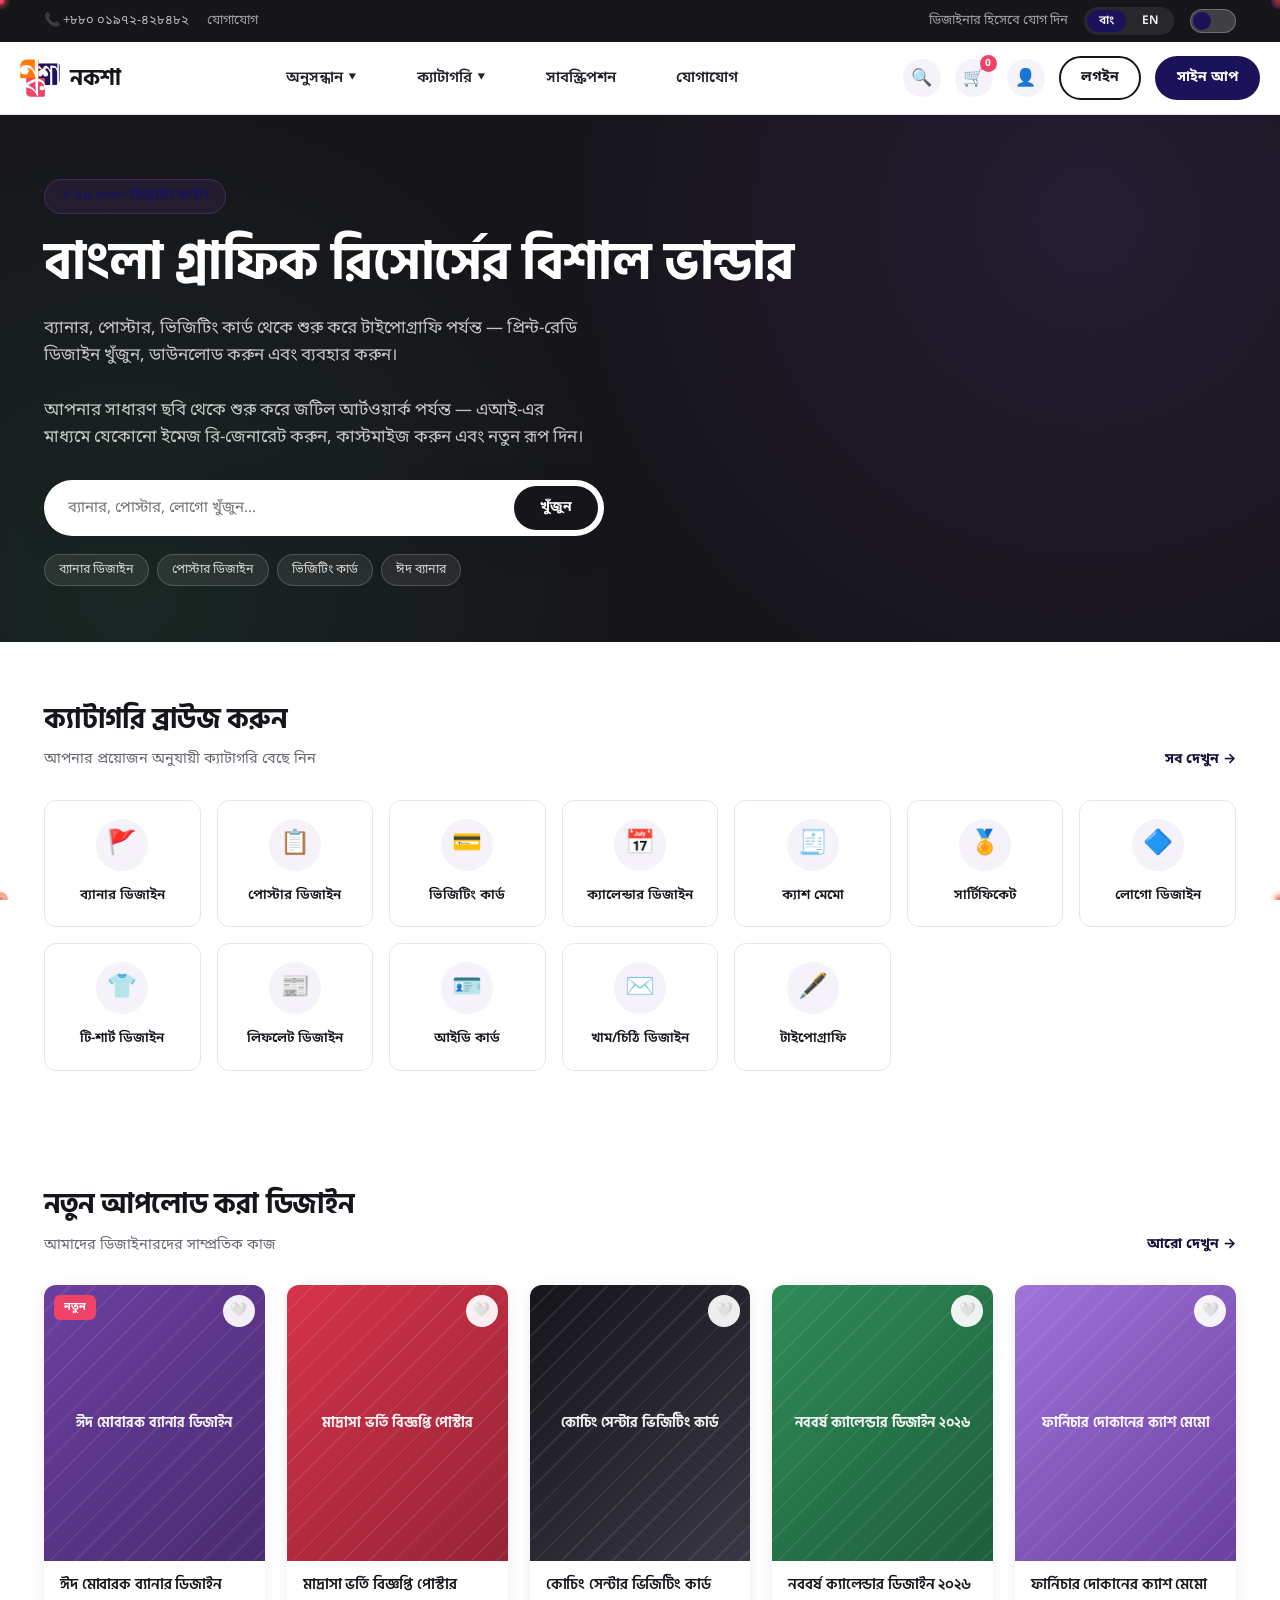
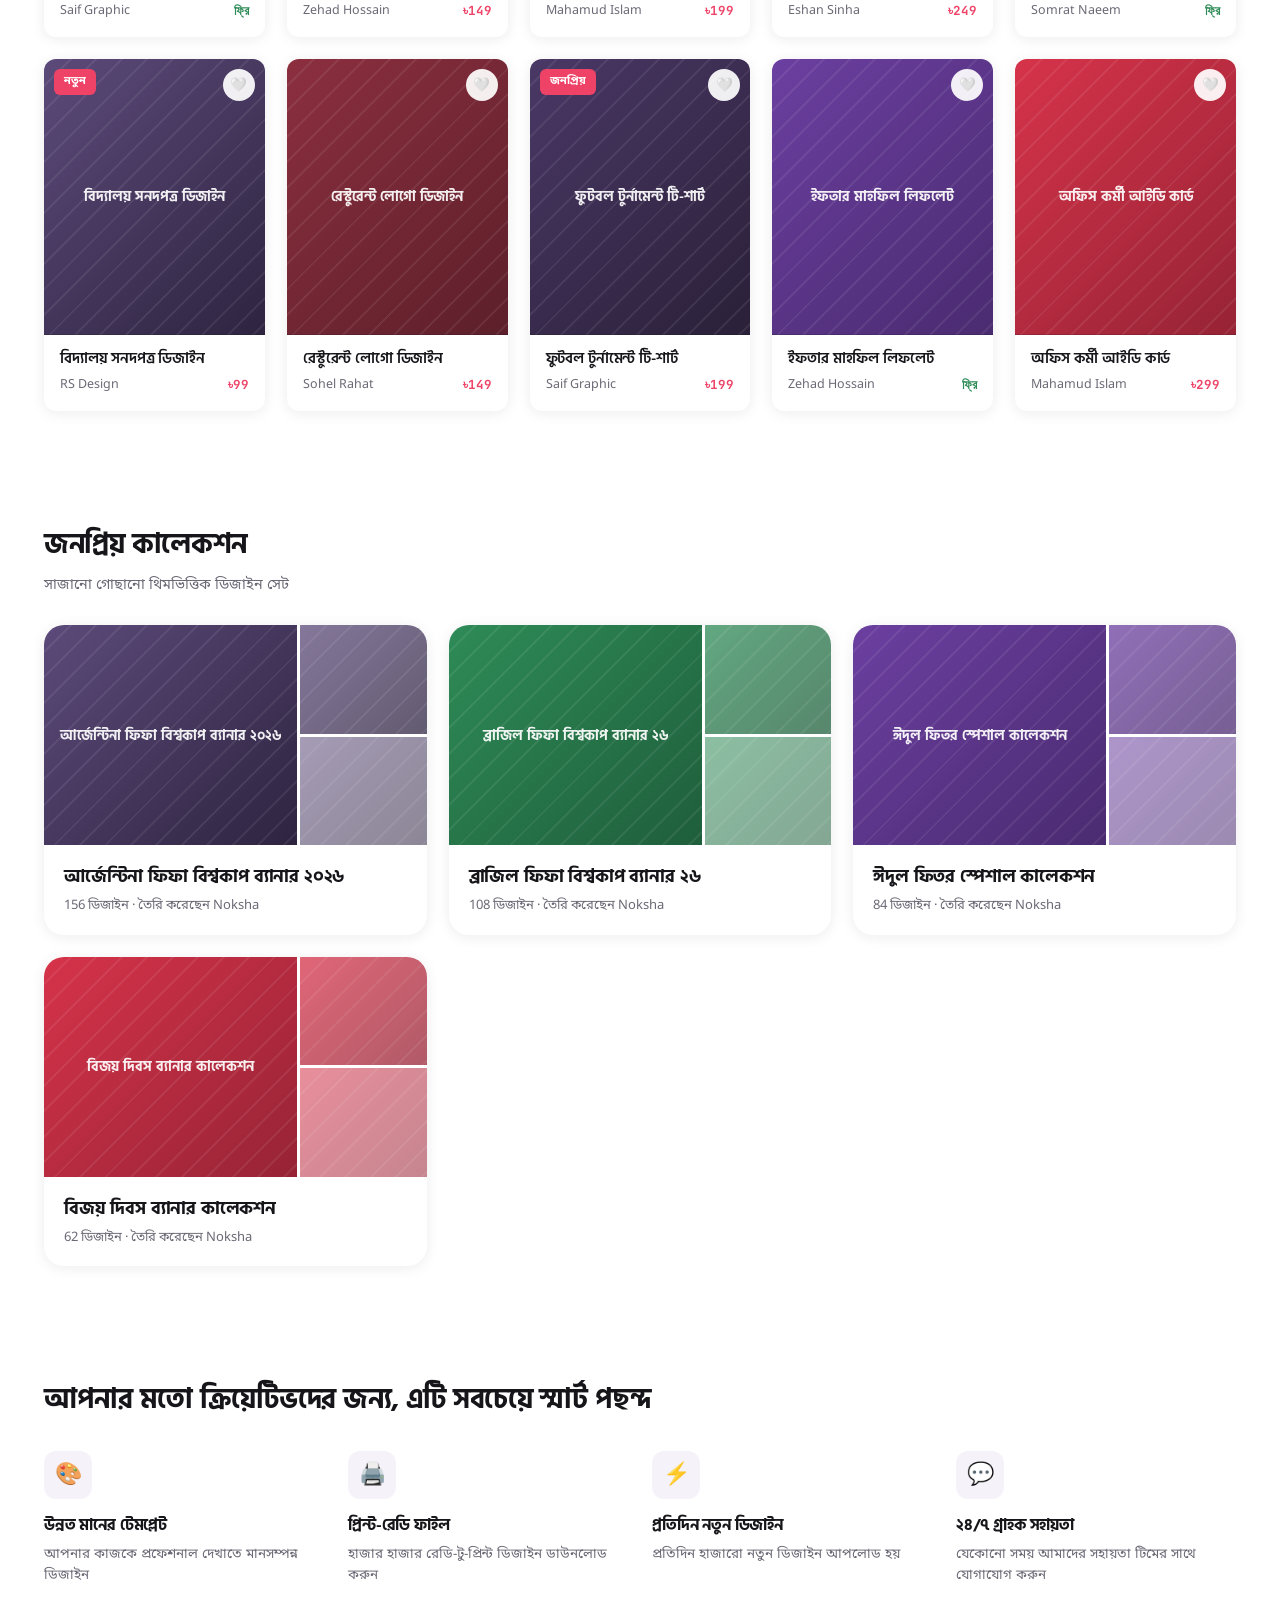
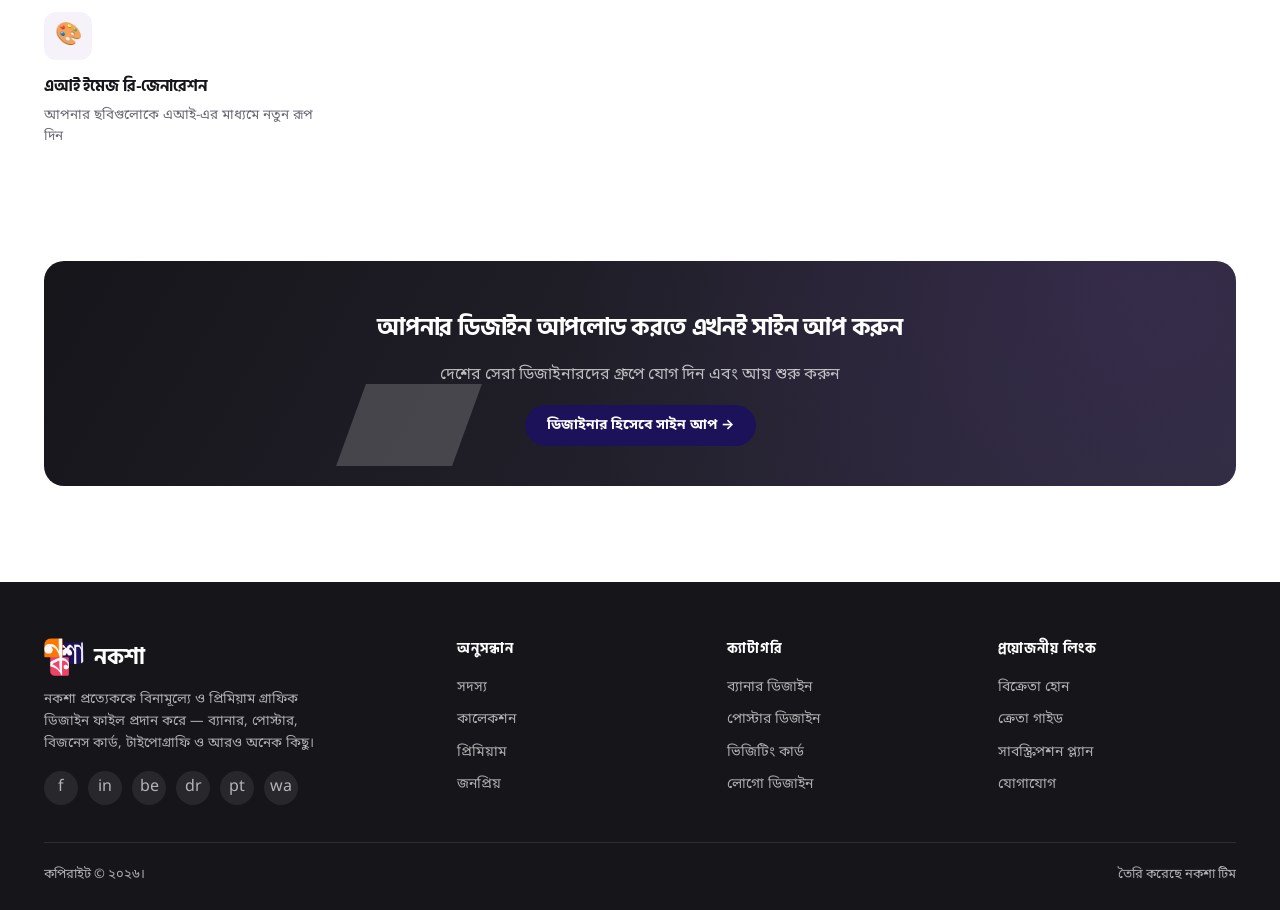
<file: index.html>
<!DOCTYPE html>
<html lang="bn" data-lang="bn">
<head>
<meta charset="UTF-8">
<meta name="viewport" content="width=device-width, initial-scale=1, shrink-to-fit=no">
<script src="js/theme.js"></script>
<title>Noksha — বাংলা গ্রাফিক রিসোর্সের বিশাল ভান্ডার</title>
<link rel="stylesheet" href="css/main.css">
<link rel="stylesheet" href="css/pages.css">
<link rel="stylesheet" href="css/cursor.css">
</head>
<body data-root=".">
<script src="js/layout.js"></script>
<script>renderHeader('home');</script>

<section class="hero">
  <div class="container">
    <div class="hero-eyebrow">
      <span lang-block="bn">✦ ৫০,০০০+ ডিজাইন ফাইল</span>
      <span lang-block="en">✦ 50,000+ Design Files</span>
    </div>
    <h1 lang-block="bn">বাংলা গ্রাফিক রিসোর্সের বিশাল ভান্ডার</h1>
    <h1 lang-block="en">A Vast Library of Bengali Graphic Resources</h1>
    <p lang-block="bn">ব্যানার, পোস্টার, ভিজিটিং কার্ড থেকে শুরু করে টাইপোগ্রাফি পর্যন্ত — প্রিন্ট-রেডি ডিজাইন খুঁজুন, ডাউনলোড করুন এবং ব্যবহার করুন।</p>
    <p lang-block="en">From banners and posters to business cards and typography — find, download and use print-ready designs.</p>
    <p lang-block="bn">আপনার সাধারণ ছবি থেকে শুরু করে জটিল আর্টওয়ার্ক পর্যন্ত — এআই-এর মাধ্যমে যেকোনো ইমেজ রি-জেনারেট করুন, কাস্টমাইজ করুন এবং নতুন রূপ দিন।</p>
<p lang-block="en">From simple photos to complex artwork — regenerate, customize, and recreate any image using advanced AI.</p>
    <!-- ============ WORKING HOMEPAGE SEARCH ============ -->
    <form class="search-pill" onsubmit="return submitHeroSearch(event)">
      <input type="text" id="hero-search-input" placeholder="ব্যানার, পোস্টার, লোগো খুঁজুন...">
      <button type="submit" lang-block="bn">খুঁজুন</button>
      <button type="submit" lang-block="en" style="display:none;">Search</button>
    </form>
    <!-- Tag pills route through the same ?q= search used everywhere else,
         so clicking one runs a real search instead of going nowhere. -->
    <div class="tag-row">
      <a class="tag-pill" href="pages/category.html?q=ব্যানার" lang-block="bn">ব্যানার ডিজাইন</a>
      <a class="tag-pill" href="pages/category.html?q=Banner" lang-block="en">Banner Design</a>
      <a class="tag-pill" href="pages/category.html?q=পোস্টার" lang-block="bn">পোস্টার ডিজাইন</a>
      <a class="tag-pill" href="pages/category.html?q=Poster" lang-block="en">Poster Design</a>
      <a class="tag-pill" href="pages/category.html?q=কার্ড" lang-block="bn">ভিজিটিং কার্ড</a>
      <a class="tag-pill" href="pages/category.html?q=Card" lang-block="en">Business Card</a>
      <a class="tag-pill" href="pages/category.html?q=ঈদ" lang-block="bn">ঈদ ব্যানার</a>
      <a class="tag-pill" href="pages/category.html?q=Eid" lang-block="en">Eid Banner</a>
    </div>
  </div>
</section>

<div class="container">
  <section class="section">
    <div class="section-head">
      <div>
        <h2 lang-block="bn">ক্যাটাগরি ব্রাউজ করুন</h2>
        <h2 lang-block="en">Browse Categories</h2>
        <p lang-block="bn">আপনার প্রয়োজন অনুযায়ী ক্যাটাগরি বেছে নিন</p>
        <p lang-block="en">Pick a category that fits your project</p>
      </div>
      <a class="see-all" href="pages/category.html" lang-block="bn">সব দেখুন →</a>
      <a class="see-all" href="pages/category.html" lang-block="en">See all →</a>
    </div>
    <div class="cat-grid" id="cat-grid"></div>
  </section>

  <section class="section">
    <div class="section-head">
      <div>
        <h2 lang-block="bn">নতুন আপলোড করা ডিজাইন</h2>
        <h2 lang-block="en">Recently Uploaded Designs</h2>
        <p lang-block="bn">আমাদের ডিজাইনারদের সাম্প্রতিক কাজ</p>
        <p lang-block="en">Fresh work from our designer community</p>
      </div>
      <a class="see-all" href="pages/category.html" lang-block="bn">আরো দেখুন →</a>
      <a class="see-all" href="pages/category.html" lang-block="en">View more →</a>
    </div>
    <div class="design-grid" id="design-grid"></div>
  </section>

  <section class="section">
    <div class="section-head">
      <div>
        <h2 lang-block="bn">জনপ্রিয় কালেকশন</h2>
        <h2 lang-block="en">Popular Collections</h2>
        <p lang-block="bn">সাজানো গোছানো থিমভিত্তিক ডিজাইন সেট</p>
        <p lang-block="en">Curated, theme-based design bundles</p>
      </div>
    </div>
    <div class="design-grid" style="grid-template-columns:repeat(auto-fill,minmax(320px,1fr));" id="collection-grid"></div>
  </section>

  <section class="section">
    <div class="section-head">
      <div>
        <h2 lang-block="bn">আপনার মতো ক্রিয়েটিভদের জন্য, এটি সবচেয়ে স্মার্ট পছন্দ</h2>
        <h2 lang-block="en">The Smartest Choice for Creatives Like You</h2>
      </div>
    </div>
    <div class="feature-strip">
      <div class="feature-item">
        <div class="ic">🎨</div>
        <h4 lang-block="bn">উন্নত মানের টেমপ্লেট</h4>
        <h4 lang-block="en">Premium Quality Templates</h4>
        <p lang-block="bn">আপনার কাজকে প্রফেশনাল দেখাতে মানসম্পন্ন ডিজাইন</p>
        <p lang-block="en">Professional-grade designs for your projects</p>
      </div>
      <div class="feature-item">
        <div class="ic">🖨️</div>
        <h4 lang-block="bn">প্রিন্ট-রেডি ফাইল</h4>
        <h4 lang-block="en">Print-Ready Files</h4>
        <p lang-block="bn">হাজার হাজার রেডি-টু-প্রিন্ট ডিজাইন ডাউনলোড করুন</p>
        <p lang-block="en">Download thousands of ready-to-print designs</p>
      </div>
      <div class="feature-item">
        <div class="ic">⚡</div>
        <h4 lang-block="bn">প্রতিদিন নতুন ডিজাইন</h4>
        <h4 lang-block="en">New Designs Daily</h4>
        <p lang-block="bn">প্রতিদিন হাজারো নতুন ডিজাইন আপলোড হয়</p>
        <p lang-block="en">Thousands of new uploads added every day</p>
      </div>
      <div class="feature-item">
        <div class="ic">💬</div>
        <h4 lang-block="bn">২৪/৭ গ্রাহক সহায়তা</h4>
        <h4 lang-block="en">24/7 Customer Support</h4>
        <p lang-block="bn">যেকোনো সময় আমাদের সহায়তা টিমের সাথে যোগাযোগ করুন</p>
        <p lang-block="en">Reach our support team anytime you need help</p>
      </div>
      <div class="feature-item">
        <div class="ic">🎨</div>
        <h4 lang-block="bn">এআই ইমেজ রি-জেনারেশন</h4>
        <h4 lang-block="en">AI Image Regeneration</h4>
        <p lang-block="bn">আপনার ছবিগুলোকে এআই-এর মাধ্যমে নতুন রূপ দিন</p>
        <p lang-block="en">Recreate and enhance your images using advanced AI</p>
      </div>
    </div>
  </section>

  <section class="section">
    <div class="cta-band">
      <h2 lang-block="bn">আপনার ডিজাইন আপলোড করতে এখনই সাইন আপ করুন</h2>
      <h2 lang-block="en">Sign Up Now to Upload Your Designs</h2>
      <p lang-block="bn">দেশের সেরা ডিজাইনারদের গ্রুপে যোগ দিন এবং আয় শুরু করুন</p>
      <p lang-block="en">Join the country's top designer community and start earning</p>
      <a href="pages/seller-page.html" class="btn btn-primary" lang-block="bn">ডিজাইনার হিসেবে সাইন আপ →</a>
      <a href="pages/seller-page.html" class="btn btn-primary" lang-block="en">Sign Up as a Designer →</a>
    </div>
  </section>
</div>

<script>renderFooter();</script>
<script src="js/cursor.js"></script>
<script src="js/data.js"></script>
<script>
  // Sends the visitor to the search/category page with whatever they
  // typed in the homepage hero search box, as a ?q= URL parameter.
  function submitHeroSearch(event) {
    event.preventDefault();
    const query = document.getElementById('hero-search-input').value.trim();
    window.location.href = 'pages/category.html' + (query ? `?q=${encodeURIComponent(query)}` : '');
    return false;
  }
  document.addEventListener('DOMContentLoaded', () => {
    renderCategoryGrid('cat-grid');
    renderDesignGrid('design-grid', GB_DESIGNS.slice(0, 10));
    renderCollectionGrid('collection-grid', GB_COLLECTIONS);
  });
</script>
</body>
</html>
</file>
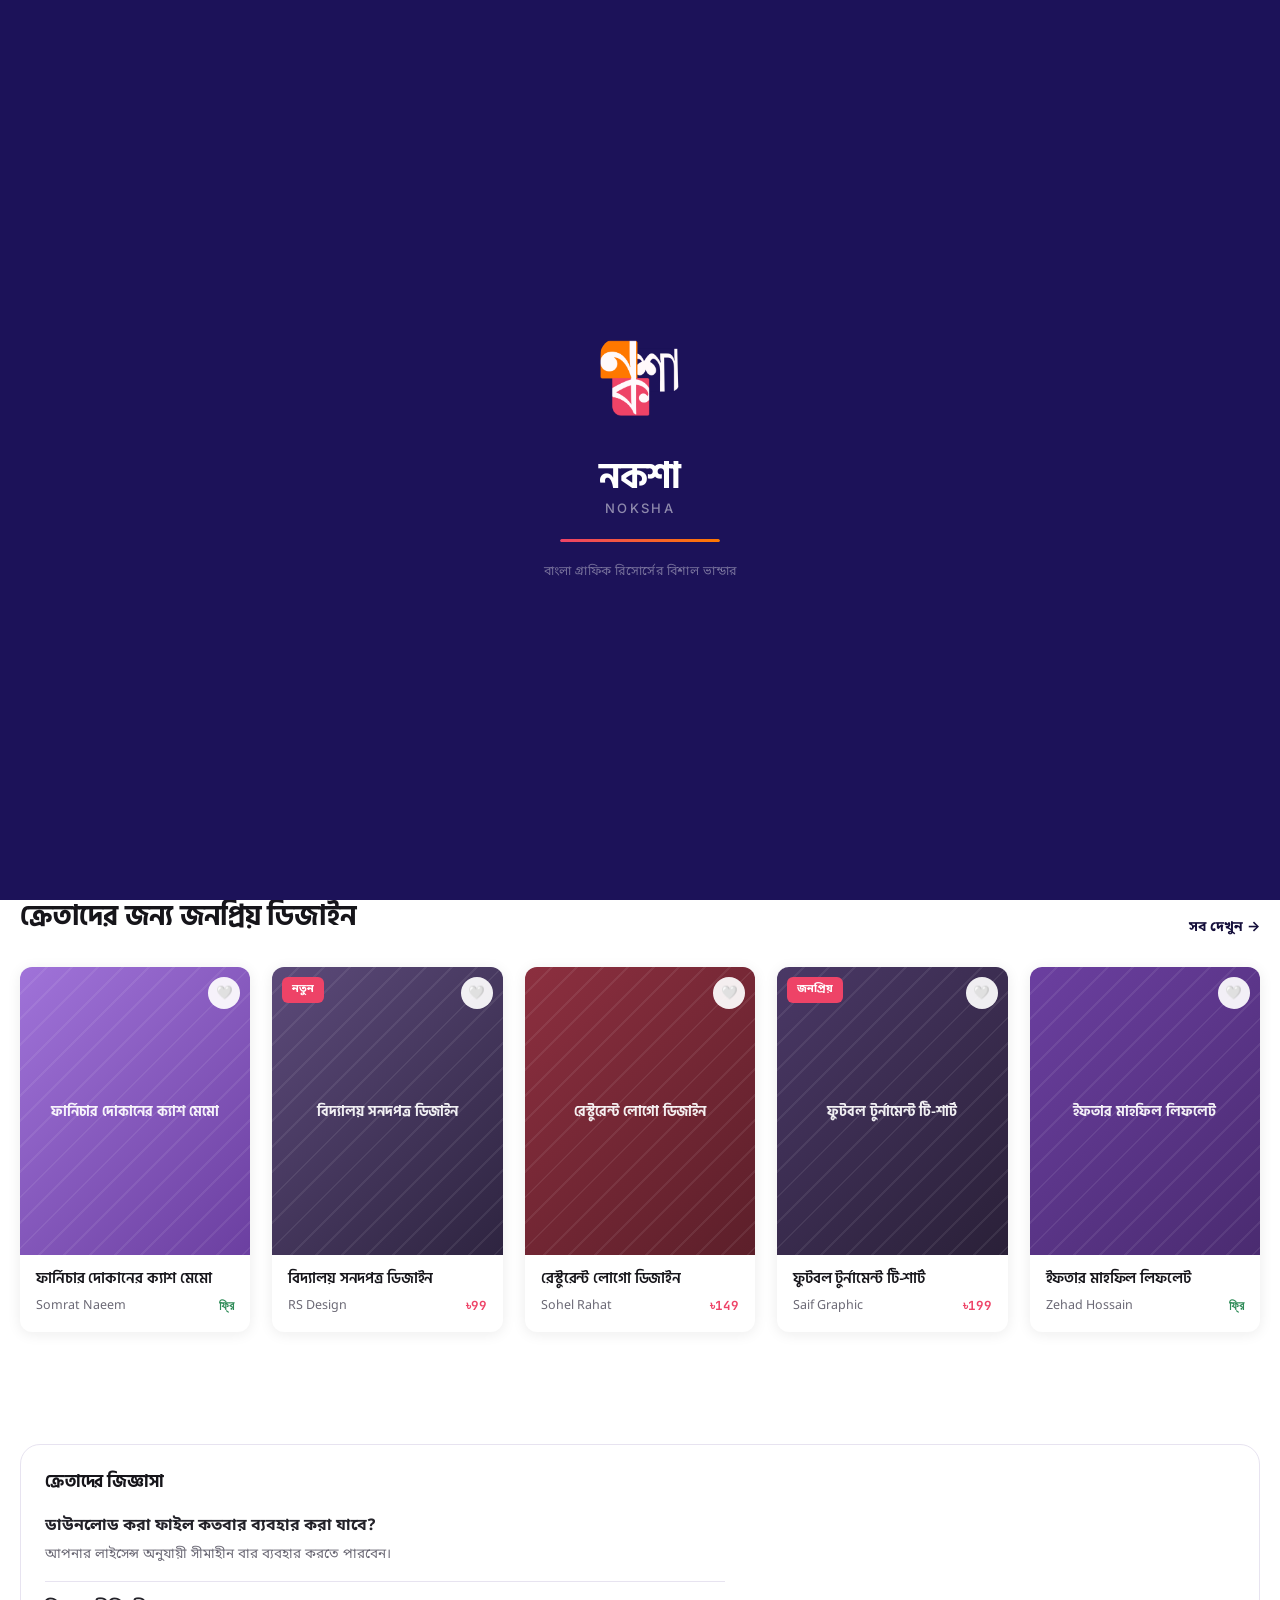
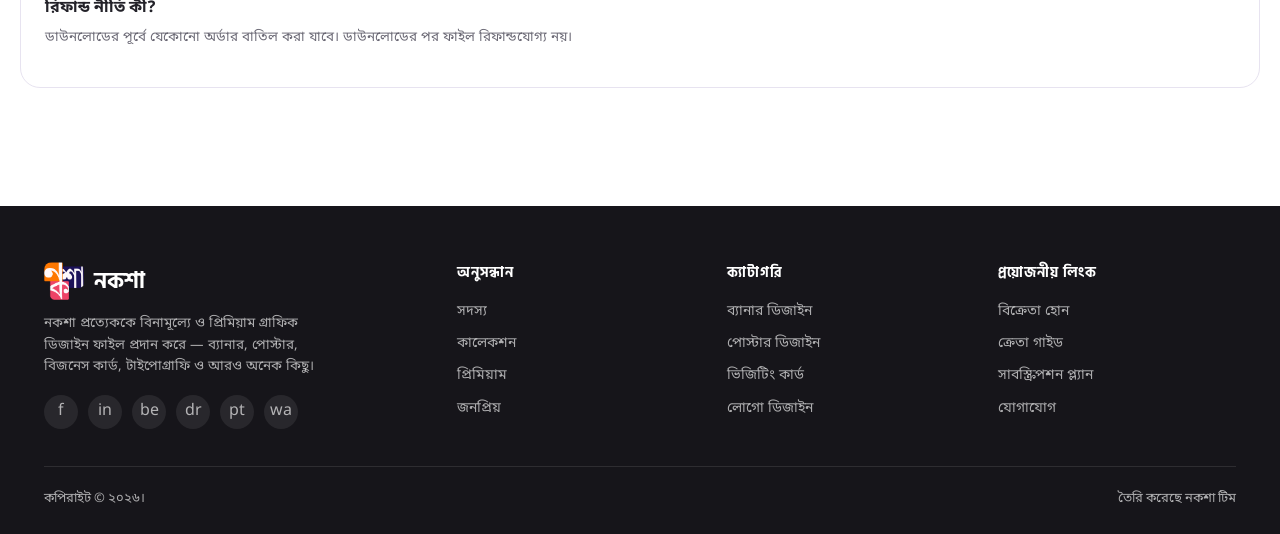
<file: pages/buyer-page.html>
<!DOCTYPE html>
<html lang="bn" data-lang="bn">
<head>
<meta charset="UTF-8">
<meta name="viewport" content="width=device-width, initial-scale=1, shrink-to-fit=no">
<script src="../js/theme.js"></script>
<title>ক্রেতা গাইড — Noksha</title>
<link rel="stylesheet" href="../css/main.css">
<link rel="stylesheet" href="../css/pages.css">
<link rel="stylesheet" href="../css/cursor.css">
</head>
<body data-root="..">
<script src="../js/layout.js"></script>
<script>renderHeader();</script>

<section class="hero">
  <div class="container">
    <div class="hero-eyebrow">
      <span lang-block="bn">✦ ৮০,০০০+ সন্তুষ্ট ক্রেতা</span>
      <span lang-block="en">✦ 80,000+ Happy Buyers</span>
    </div>
    <h1 lang-block="bn">যা প্রয়োজন তা খুঁজুন, ডাউনলোড করুন, ব্যবহার করুন</h1>
    <h1 lang-block="en">Find What You Need, Download, Use</h1>
    <p lang-block="bn">হাজারো প্রিন্ট-রেডি বাংলা ডিজাইন থেকে বেছে নিন — মুহূর্তের মধ্যে আপনার প্রজেক্ট সম্পন্ন করুন</p>
    <p lang-block="en">Choose from thousands of print-ready Bengali designs — finish your project in minutes</p>
    <a href="category.html" class="btn btn-primary" lang-block="bn">ব্রাউজ করা শুরু করুন →</a>
    <a href="category.html" class="btn btn-primary" lang-block="en">Start Browsing →</a>
  </div>
</section>

<div class="container section">
  <div class="section-head">
    <div>
      <h2 lang-block="bn">কীভাবে কাজ করে</h2>
      <h2 lang-block="en">How It Works</h2>
    </div>
  </div>
  <div class="feature-strip">
    <div class="feature-item">
      <div class="ic">🔍</div>
      <h4 lang-block="bn">১. খুঁজুন</h4>
      <h4 lang-block="en">1. Search</h4>
      <p lang-block="bn">ক্যাটাগরি বা কীওয়ার্ড দিয়ে পছন্দের ডিজাইন খুঁজুন</p>
      <p lang-block="en">Find your design by category or keyword</p>
    </div>
    <div class="feature-item">
      <div class="ic">🛒</div>
      <h4 lang-block="bn">২. কার্টে যোগ করুন</h4>
      <h4 lang-block="en">2. Add to Cart</h4>
      <p lang-block="bn">পছন্দের ডিজাইনগুলো কার্টে যোগ করুন</p>
      <p lang-block="en">Add your favorite designs to the cart</p>
    </div>
    <div class="feature-item">
      <div class="ic">💳</div>
      <h4 lang-block="bn">৩. পেমেন্ট করুন</h4>
      <h4 lang-block="en">3. Pay Securely</h4>
      <p lang-block="bn">bKash, Nagad বা কার্ড দিয়ে নিরাপদে পেমেন্ট করুন</p>
      <p lang-block="en">Pay securely via bKash, Nagad, or card</p>
    </div>
    <div class="feature-item">
      <div class="ic">⬇️</div>
      <h4 lang-block="bn">৪. ডাউনলোড করুন</h4>
      <h4 lang-block="en">4. Download</h4>
      <p lang-block="bn">সাথে সাথে হাই-রেজোলিউশন ফাইল ডাউনলোড করুন</p>
      <p lang-block="en">Instantly download high-resolution files</p>
    </div>
  </div>
</div>

<div class="container section">
  <div class="section-head">
    <div>
      <h2 lang-block="bn">ক্রেতাদের জন্য জনপ্রিয় ডিজাইন</h2>
      <h2 lang-block="en">Popular Picks for Buyers</h2>
    </div>
    <a class="see-all" href="category.html" lang-block="bn">সব দেখুন →</a>
    <a class="see-all" href="category.html" lang-block="en">See all →</a>
  </div>
  <div class="design-grid" id="buyer-grid"></div>
</div>

<div class="container section">
  <div class="panel-card">
    <h3 lang-block="bn">ক্রেতাদের জিজ্ঞাসা</h3>
    <h3 lang-block="en">Buyer FAQ</h3>
    <div style="max-width:680px;">
      <div style="padding:14px 0; border-bottom:1px solid var(--line);">
        <strong lang-block="bn">ডাউনলোড করা ফাইল কতবার ব্যবহার করা যাবে?</strong>
        <strong lang-block="en" style="display:none;">How many times can I use a downloaded file?</strong>
        <p class="muted" style="margin:6px 0 0; font-size:13.5px;" lang-block="bn">আপনার লাইসেন্স অনুযায়ী সীমাহীন বার ব্যবহার করতে পারবেন।</p>
        <p class="muted" style="margin:6px 0 0; font-size:13.5px;" lang-block="en">You can use it unlimited times under your license terms.</p>
      </div>
      <div style="padding:14px 0;">
        <strong lang-block="bn">রিফান্ড নীতি কী?</strong>
        <strong lang-block="en" style="display:none;">What is the refund policy?</strong>
        <p class="muted" style="margin:6px 0 0; font-size:13.5px;" lang-block="bn">ডাউনলোডের পূর্বে যেকোনো অর্ডার বাতিল করা যাবে। ডাউনলোডের পর ফাইল রিফান্ডযোগ্য নয়।</p>
        <p class="muted" style="margin:6px 0 0; font-size:13.5px;" lang-block="en">Orders can be cancelled before download. Files are non-refundable after download.</p>
      </div>
    </div>
  </div>
</div>

<script>renderFooter();</script>
<script src="../js/cursor.js"></script>
<script src="../js/data.js"></script>
<script>
  document.addEventListener('DOMContentLoaded', () => {
    renderDesignGrid('buyer-grid', GB_DESIGNS.slice(4, 9));
  });
</script>
</body>
</html>
</file>
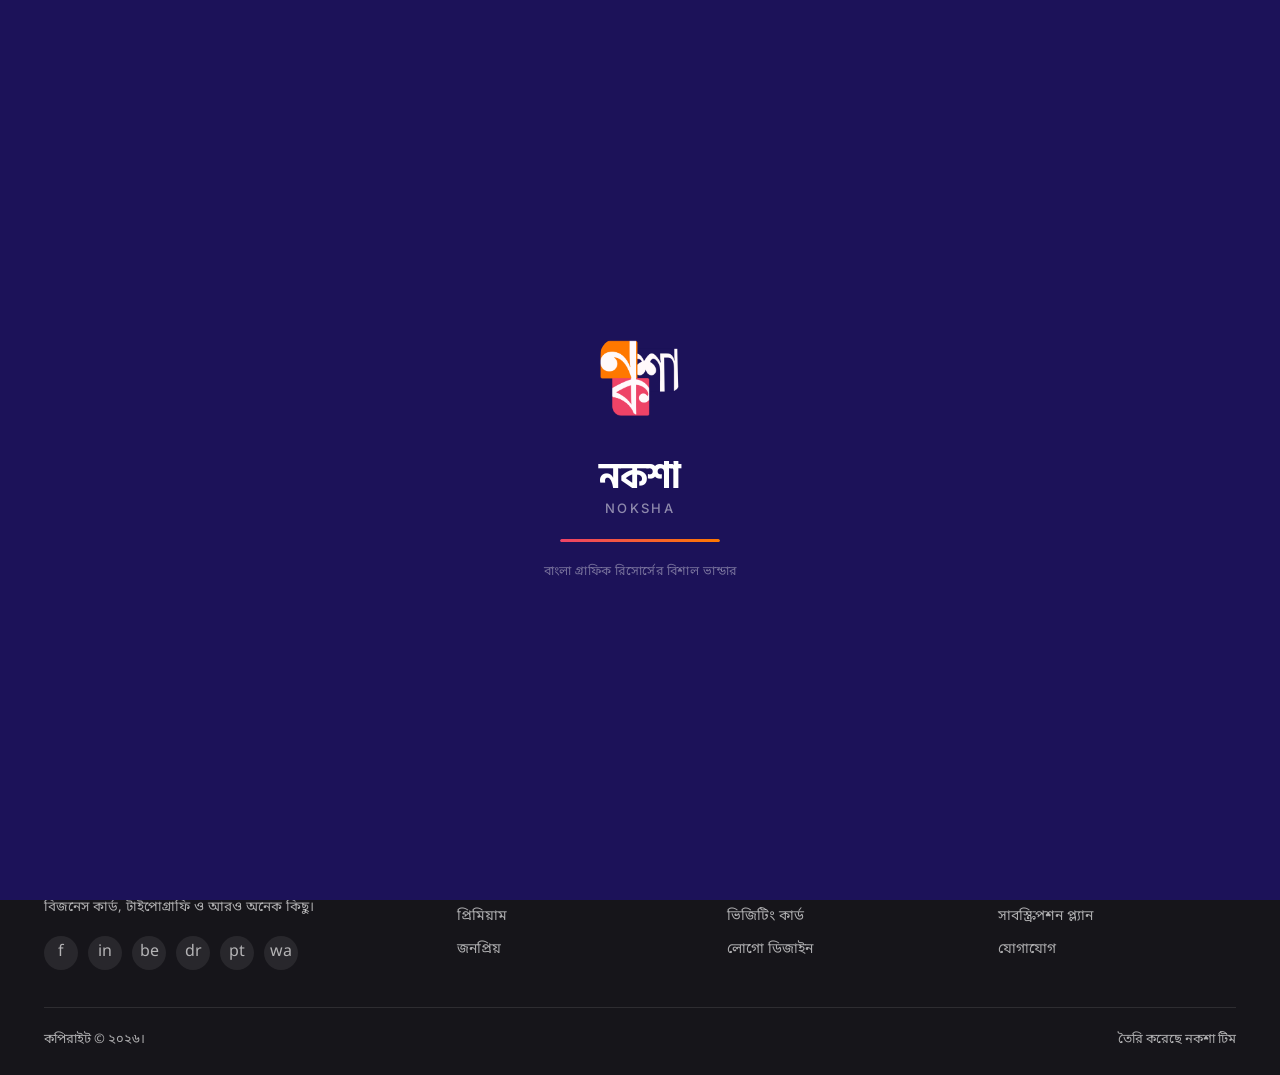
<file: pages/cart.html>
<!DOCTYPE html>
<html lang="bn" data-lang="bn">
<head>
<meta charset="UTF-8">
<meta name="viewport" content="width=device-width, initial-scale=1, shrink-to-fit=no">
<script src="../js/theme.js"></script>
<title>কার্ট — Noksha</title>
<link rel="stylesheet" href="../css/main.css">
<link rel="stylesheet" href="../css/pages.css">
<link rel="stylesheet" href="../css/cursor.css">
</head>
<body data-root="..">
<script src="../js/layout.js"></script>
<script>renderHeader();</script>

<div class="page-band">
  <div class="container">
    <h1 lang-block="bn">আপনার কার্ট</h1>
    <h1 lang-block="en">Your Cart</h1>
    <p lang-block="bn">কেনাকাটা সম্পন্ন করার আগে আইটেম পর্যালোচনা করুন</p>
    <p lang-block="en">Review your items before checking out</p>
  </div>
</div>

<div class="container section">
  <div class="cart-layout" id="cart-layout">
    <div id="cart-items-col">
      <div id="cart-items-list"></div>
    </div>
    <div class="summary-card">
      <h3 lang-block="bn">অর্ডার সারাংশ</h3>
      <h3 lang-block="en">Order Summary</h3>
      <div class="summary-row">
        <span lang-block="bn">সাবটোটাল</span><span lang-block="en" style="display:none;">Subtotal</span>
        <span class="val" id="sum-subtotal">৳০</span>
      </div>
      <div class="summary-row">
        <span lang-block="bn">ভ্যাট (৫%)</span><span lang-block="en" style="display:none;">VAT (5%)</span>
        <span class="val" id="sum-vat">৳০</span>
      </div>
      <div class="coupon-row">
        <input type="text" placeholder="কুপন কোড" id="coupon-input">
        <button class="btn btn-outline btn-sm" onclick="applyCoupon()" lang-block="bn">প্রয়োগ</button>
        <button class="btn btn-outline btn-sm" onclick="applyCoupon()" lang-block="en" style="display:none;">Apply</button>
      </div>
      <div class="summary-row total">
        <span lang-block="bn">মোট</span><span lang-block="en" style="display:none;">Total</span>
        <span class="val" id="sum-total">৳০</span>
      </div>
      <a href="checkout.html" class="btn btn-primary btn-block" style="margin-top:16px;" lang-block="bn">চেকআউটে যান →</a>
      <a href="checkout.html" class="btn btn-primary btn-block" style="margin-top:16px;" lang-block="en">Proceed to Checkout →</a>
      <a href="category.html" class="btn btn-outline btn-block" style="margin-top:10px;" lang-block="bn">কেনাকাটা চালিয়ে যান</a>
      <a href="category.html" class="btn btn-outline btn-block" style="margin-top:10px;" lang-block="en">Continue Shopping</a>
    </div>
  </div>
</div>

<script>renderFooter();</script>
<script src="../js/cursor.js"></script>
<script src="../js/data.js"></script>
<script>
  let couponApplied = false;

  function paintCart() {
    const lang = document.documentElement.getAttribute('data-lang') || 'bn';
    const items = GBCart.get();
    const listEl = document.getElementById('cart-items-list');

    if (items.length === 0) {
      listEl.innerHTML = `
        <div class="empty-cart">
          <div class="ic">🛒</div>
          <h3 lang-block="bn">আপনার কার্ট খালি</h3>
          <h3 lang-block="en">Your cart is empty</h3>
          <p class="muted" lang-block="bn">ব্রাউজ করা শুরু করুন এবং পছন্দের ডিজাইন যোগ করুন</p>
          <p class="muted" lang-block="en">Start browsing and add some designs you love</p>
          <a href="category.html" class="btn btn-primary" style="margin-top:10px;" lang-block="bn">ব্রাউজ করুন</a>
          <a href="category.html" class="btn btn-primary" style="margin-top:10px;" lang-block="en">Browse Designs</a>
        </div>`;
    } else {
      listEl.innerHTML = items.map(it => `
        <div class="cart-item">
          <div class="swatch ${it.swatch || 's1'}" style="width:90px;height:90px;border-radius:8px;"></div>
          <div>
            <h4>${it.title}</h4>
            <div class="meta">${priceLabel(it.price, lang)} <span lang-block="bn">প্রতি কপি</span><span lang-block="en" style="display:none;">each</span></div>
          </div>
          <div class="qty-stepper">
            <button onclick="GBCart.setQty('${it.id}', ${it.qty - 1}); paintCart();">−</button>
            <span>${it.qty}</span>
            <button onclick="GBCart.setQty('${it.id}', ${it.qty + 1}); paintCart();">+</button>
          </div>
          <div class="design-price ${it.price === 0 ? 'free' : ''}">${priceLabel(it.price * it.qty, lang)}</div>
          <button class="remove-btn" onclick="GBCart.remove('${it.id}'); paintCart();">✕</button>
        </div>`).join('');
    }
    applyLangToNode(listEl);

    const subtotal = GBCart.total();
    const vat = Math.round(subtotal * 0.05);
    const discount = couponApplied ? Math.round(subtotal * 0.1) : 0;
    const total = subtotal + vat - discount;
    document.getElementById('sum-subtotal').textContent = '৳' + subtotal;
    document.getElementById('sum-vat').textContent = '৳' + vat;
    document.getElementById('sum-total').textContent = '৳' + total;
  }

  function applyCoupon() {
    couponApplied = true;
    const lang = document.documentElement.getAttribute('data-lang') || 'bn';
    showToast(lang === 'en' ? 'Coupon applied: 10% off' : 'কুপন প্রয়োগ হয়েছে: ১০% ছাড়');
    paintCart();
  }

  document.addEventListener('DOMContentLoaded', () => {
    paintCart();
    document.querySelectorAll('.lang-toggle button').forEach(b => b.addEventListener('click', paintCart));
  });
</script>
</body>
</html>
</file>
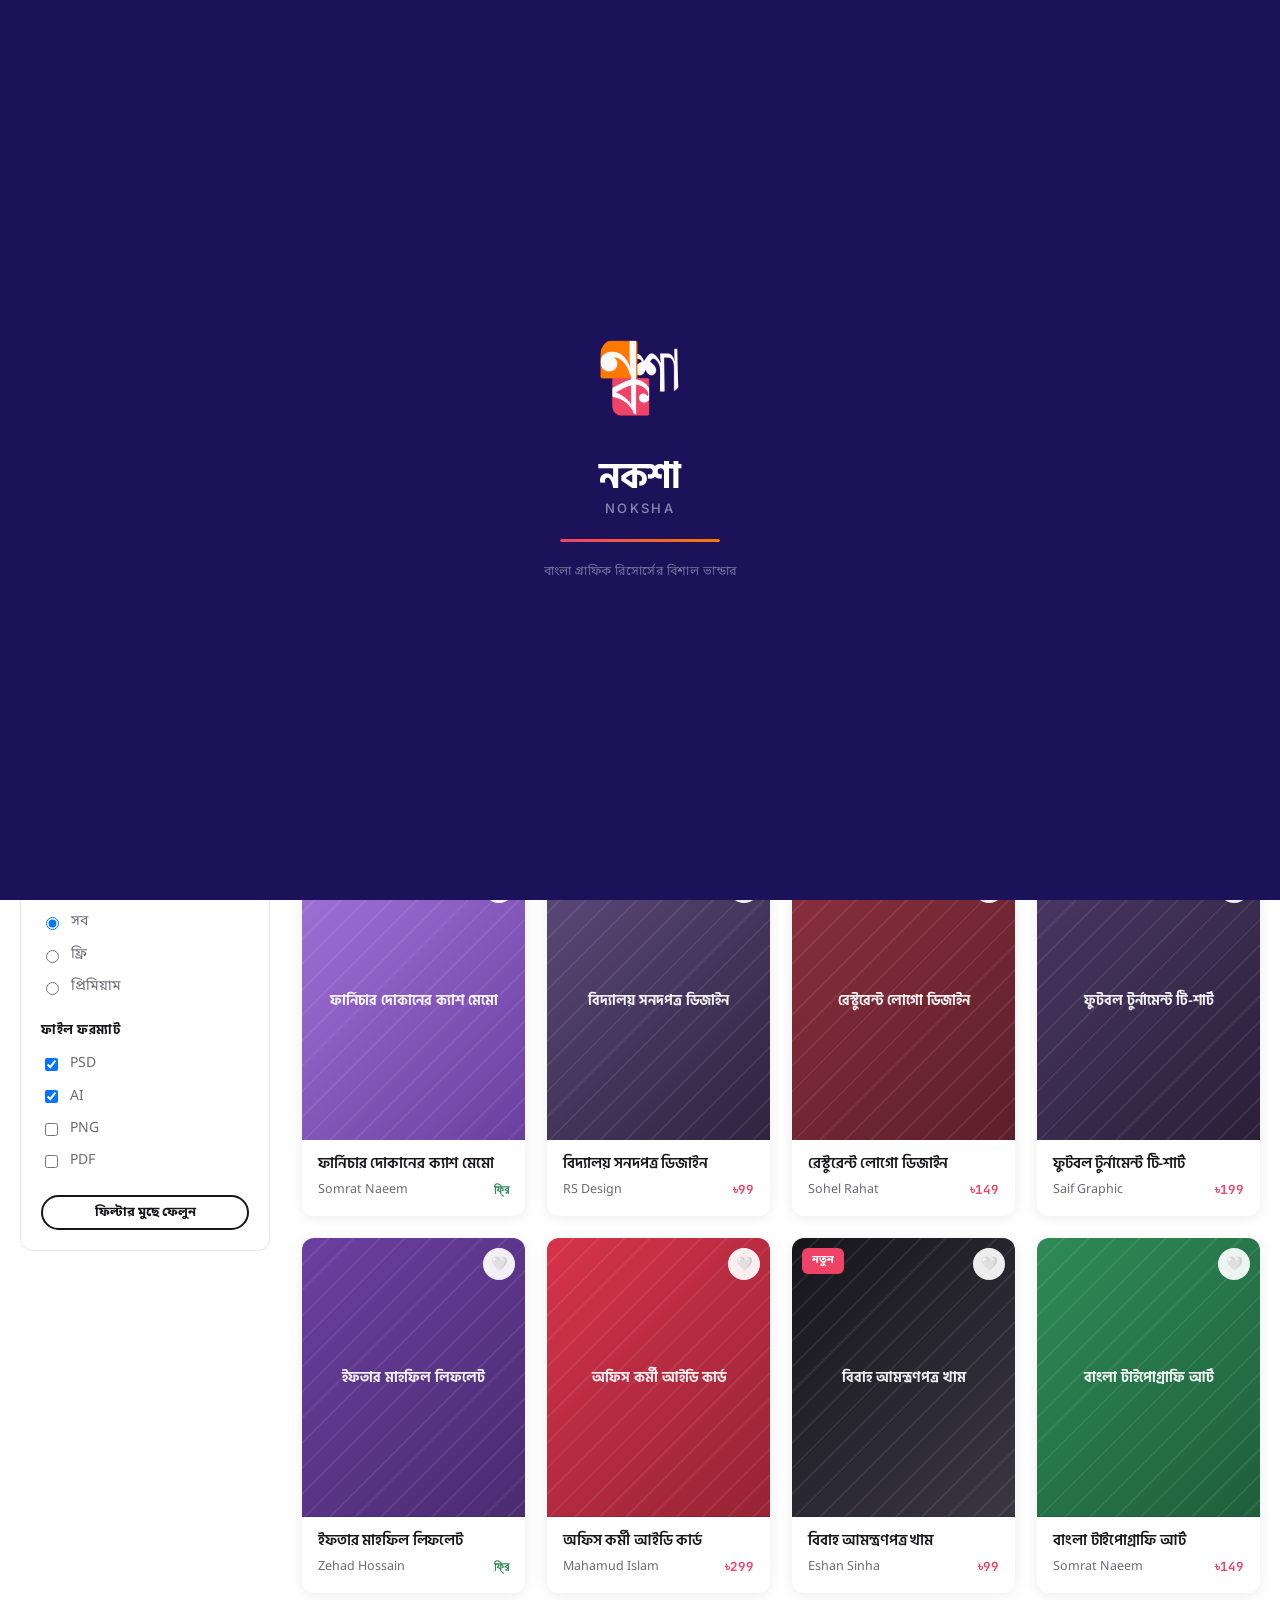
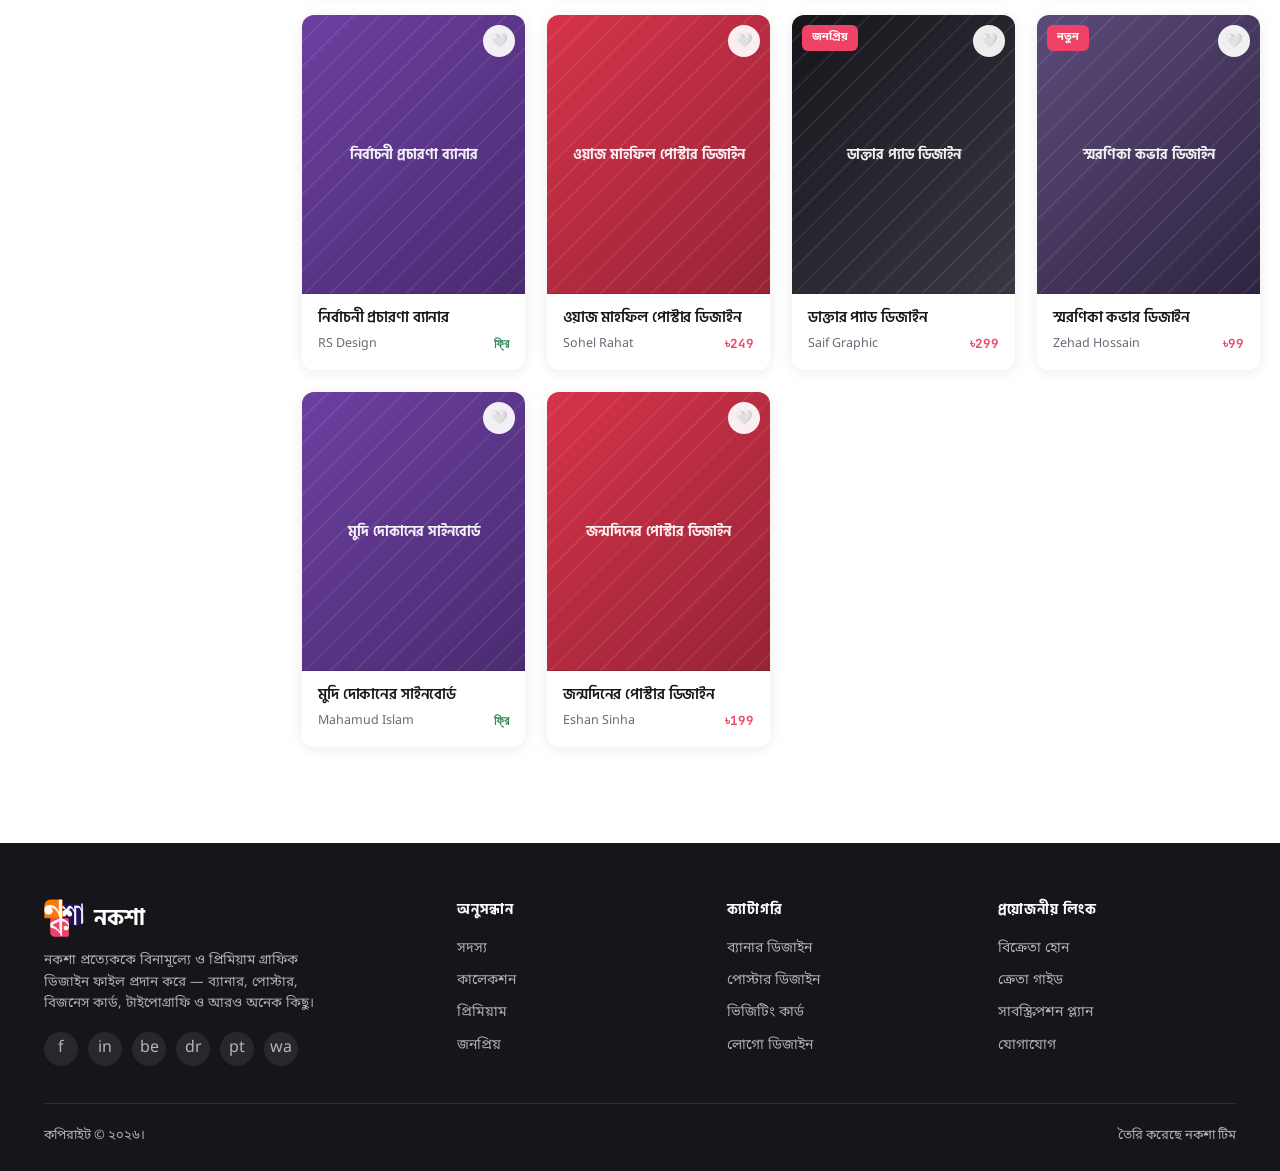
<file: pages/category.html>
<!DOCTYPE html>
<html lang="bn" data-lang="bn">
<head>
<meta charset="UTF-8">
<meta name="viewport" content="width=device-width, initial-scale=1, shrink-to-fit=no">
<script src="../js/theme.js"></script>
<title>ক্যাটাগরি ও অনুসন্ধান — Noksha</title>
<link rel="stylesheet" href="../css/main.css">
<link rel="stylesheet" href="../css/pages.css">
<link rel="stylesheet" href="../css/cursor.css">
</head>
<body data-root="..">
<script src="../js/layout.js"></script>
<script>renderHeader();</script>

<div class="page-band">
  <div class="container">
    <div class="breadcrumb">
      <a href="../index.html" lang-block="bn">হোম</a><a href="../index.html" lang-block="en" style="display:none;">Home</a>
      <span class="sep">/</span>
      <span lang-block="bn">ক্যাটাগরি</span><span lang-block="en" style="display:none;">Categories</span>
    </div>
    <h1 lang-block="bn">সব ডিজাইন ব্রাউজ করুন</h1>
    <h1 lang-block="en">Browse All Designs</h1>
    <p lang-block="bn">ক্যাটাগরি, মূল্য ও জনপ্রিয়তা অনুযায়ী ফিল্টার করুন</p>
    <p lang-block="en">Filter by category, price and popularity</p>

    <!-- ============ WORKING SEARCH BOX ============
         Typing here filters the results below in real time (no page
         reload). It also reads a ?q= value from the URL on page load,
         so the header search icon and homepage hero search both link
         here with a query and this box picks it up automatically. -->
    <form class="search-pill" style="max-width:640px; margin-top:18px;" onsubmit="return false;">
      <input type="text" id="search-input" placeholder="খুঁজুন..." oninput="runSearch()">
      <button type="button" onclick="runSearch()" lang-block="bn">খুঁজুন</button>
      <button type="button" onclick="runSearch()" lang-block="en" style="display:none;">Search</button>
    </form>
  </div>
</div>

<div class="container section">
  <div class="browse-layout">
    <aside class="filter-box">
      <div class="filter-group">
        <h5 lang-block="bn">ক্যাটাগরি</h5>
        <h5 lang-block="en" style="display:none;">Category</h5>
        <div id="filter-cats"></div>
      </div>
      <div class="filter-group">
        <h5 lang-block="bn">মূল্য</h5>
        <h5 lang-block="en" style="display:none;">Price</h5>
        <label class="filter-option"><input type="radio" name="price" value="all" checked> <span lang-block="bn">সব</span><span lang-block="en" style="display:none;">All</span></label>
        <label class="filter-option"><input type="radio" name="price" value="free"> <span lang-block="bn">ফ্রি</span><span lang-block="en" style="display:none;">Free</span></label>
        <label class="filter-option"><input type="radio" name="price" value="premium"> <span lang-block="bn">প্রিমিয়াম</span><span lang-block="en" style="display:none;">Premium</span></label>
      </div>
      <div class="filter-group">
        <h5 lang-block="bn">ফাইল ফরম্যাট</h5>
        <h5 lang-block="en" style="display:none;">File Format</h5>
        <label class="filter-option"><input type="checkbox" checked> PSD</label>
        <label class="filter-option"><input type="checkbox" checked> AI</label>
        <label class="filter-option"><input type="checkbox"> PNG</label>
        <label class="filter-option"><input type="checkbox"> PDF</label>
      </div>
      <button class="btn btn-outline btn-block btn-sm" onclick="clearFilters()">
        <span lang-block="bn">ফিল্টার মুছে ফেলুন</span>
        <span lang-block="en" style="display:none;">Clear Filters</span>
      </button>
    </aside>

    <div>
      <div class="results-toolbar">
        <span class="muted" id="result-count"></span>
        <select class="sort-select" id="sort-select">
          <option value="newest" lang-block="bn">নতুন আগে</option>
          <option value="newest" lang-block="en" style="display:none;">Newest First</option>
          <option value="popular" lang-block="bn">জনপ্রিয়তা</option>
          <option value="popular" lang-block="en" style="display:none;">Most Popular</option>
          <option value="price-low" lang-block="bn">কম মূল্য আগে</option>
          <option value="price-low" lang-block="en" style="display:none;">Price: Low to High</option>
        </select>
      </div>
      <div class="design-grid" id="search-results"></div>
    </div>
  </div>
</div>

<script>renderFooter();</script>
<script src="../js/cursor.js"></script>
<script src="../js/data.js"></script>
<script>
  /* ======================================================================
     WORKING SEARCH + FILTER + SORT (pages/category.html)
     ======================================================================
     Everything below reacts live — no page reloads. The full flow is:

       1. runSearch() reads: the search text box, the checked category
          checkboxes, the selected price radio button, and the sort
          dropdown.
       2. It filters GB_DESIGNS (defined in js/data.js) to match all of
          those conditions at once.
       3. It re-renders the results grid with renderDesignGrid().

     The page also reads ?q=... and ?c=... from the URL on first load,
     so links like "category.html?q=banner" or "category.html?c=poster"
     (used by the homepage search bar and header search icon) arrive
     here pre-filtered automatically.
     ====================================================================== */

  function renderFilterCats() {
    const wrap = document.getElementById('filter-cats');
    wrap.innerHTML = GB_CATEGORIES.map(c => `
      <label class="filter-option">
        <input type="checkbox" data-cat="${c.id}" onchange="runSearch()">
        <span lang-block="bn">${c.bn}</span><span lang-block="en" style="display:none;">${c.en}</span>
      </label>`).join('');
    applyLangToNode(wrap);
  }

  function getCheckedCategories() {
    return Array.from(document.querySelectorAll('#filter-cats input[type="checkbox"]:checked'))
      .map(el => el.dataset.cat);
  }

  function getPriceFilter() {
    const checked = document.querySelector('input[name="price"]:checked');
    return checked ? checked.value : 'all';
  }

  function runSearch() {
    const lang = document.documentElement.getAttribute('data-lang') || 'bn';
    const query = (document.getElementById('search-input').value || '').trim().toLowerCase();
    const activeCats = getCheckedCategories();
    const priceMode = getPriceFilter();
    const sortMode = document.getElementById('sort-select').value;

    let results = GB_DESIGNS.filter(d => {
      // --- text match: checks BOTH Bangla and English titles, so a
      // search works regardless of which language the visitor is using ---
      const matchesQuery = !query ||
        d.title.bn.toLowerCase().includes(query) ||
        d.title.en.toLowerCase().includes(query) ||
        d.designer.toLowerCase().includes(query);

      // --- category match: if no category checkboxes are checked, show all ---
      const matchesCategory = activeCats.length === 0 || activeCats.includes(d.cat);

      // --- price match ---
      const matchesPrice =
        priceMode === 'all' ||
        (priceMode === 'free' && d.price === 0) ||
        (priceMode === 'premium' && d.price > 0);

      return matchesQuery && matchesCategory && matchesPrice;
    });

    // --- sort ---
    if (sortMode === 'popular') {
      results = results.slice().sort((a, b) => b.downloads - a.downloads);
    } else if (sortMode === 'price-low') {
      results = results.slice().sort((a, b) => a.price - b.price);
    }
    // 'newest' = keep original array order (already newest-first in data.js)

    renderDesignGrid('search-results', results);

    const countEl = document.getElementById('result-count');
    countEl.textContent = lang === 'en'
      ? `${results.length} results found`
      : `${results.length} টি ফলাফল পাওয়া গেছে`;

    // Show a clear "no results" message instead of an empty blank area
    if (results.length === 0) {
      document.getElementById('search-results').innerHTML = `
        <div class="empty-cart" style="grid-column:1/-1;">
          <div class="ic">🔍</div>
          <h3 lang-block="bn">কোনো ফলাফল পাওয়া যায়নি</h3>
          <h3 lang-block="en">No results found</h3>
          <p class="muted" lang-block="bn">ভিন্ন কীওয়ার্ড বা ফিল্টার দিয়ে আবার চেষ্টা করুন</p>
          <p class="muted" lang-block="en">Try a different keyword or filter combination</p>
        </div>`;
      applyLangToNode(document.getElementById('search-results'));
    }
  }

  function clearFilters() {
    document.getElementById('search-input').value = '';
    document.querySelectorAll('#filter-cats input[type="checkbox"]').forEach(cb => cb.checked = false);
    document.querySelectorAll('input[name="price"]').forEach(r => r.checked = (r.value === 'all'));
    document.getElementById('sort-select').value = 'newest';
    runSearch();
  }

  function applyUrlParamsOnLoad() {
    const params = new URLSearchParams(window.location.search);
    const q = params.get('q');
    const c = params.get('c');
    if (q) document.getElementById('search-input').value = q;
    if (c) {
      const box = document.querySelector(`#filter-cats input[data-cat="${c}"]`);
      if (box) box.checked = true;
    }
  }

  document.addEventListener('DOMContentLoaded', () => {
    renderFilterCats();
    applyUrlParamsOnLoad();
    runSearch();
    document.getElementById('sort-select').addEventListener('change', runSearch);
    document.querySelectorAll('input[name="price"]').forEach(r => r.addEventListener('change', runSearch));
    document.querySelectorAll('.lang-toggle button').forEach(b => b.addEventListener('click', runSearch));
  });
</script>
</body>
</html>
</file>
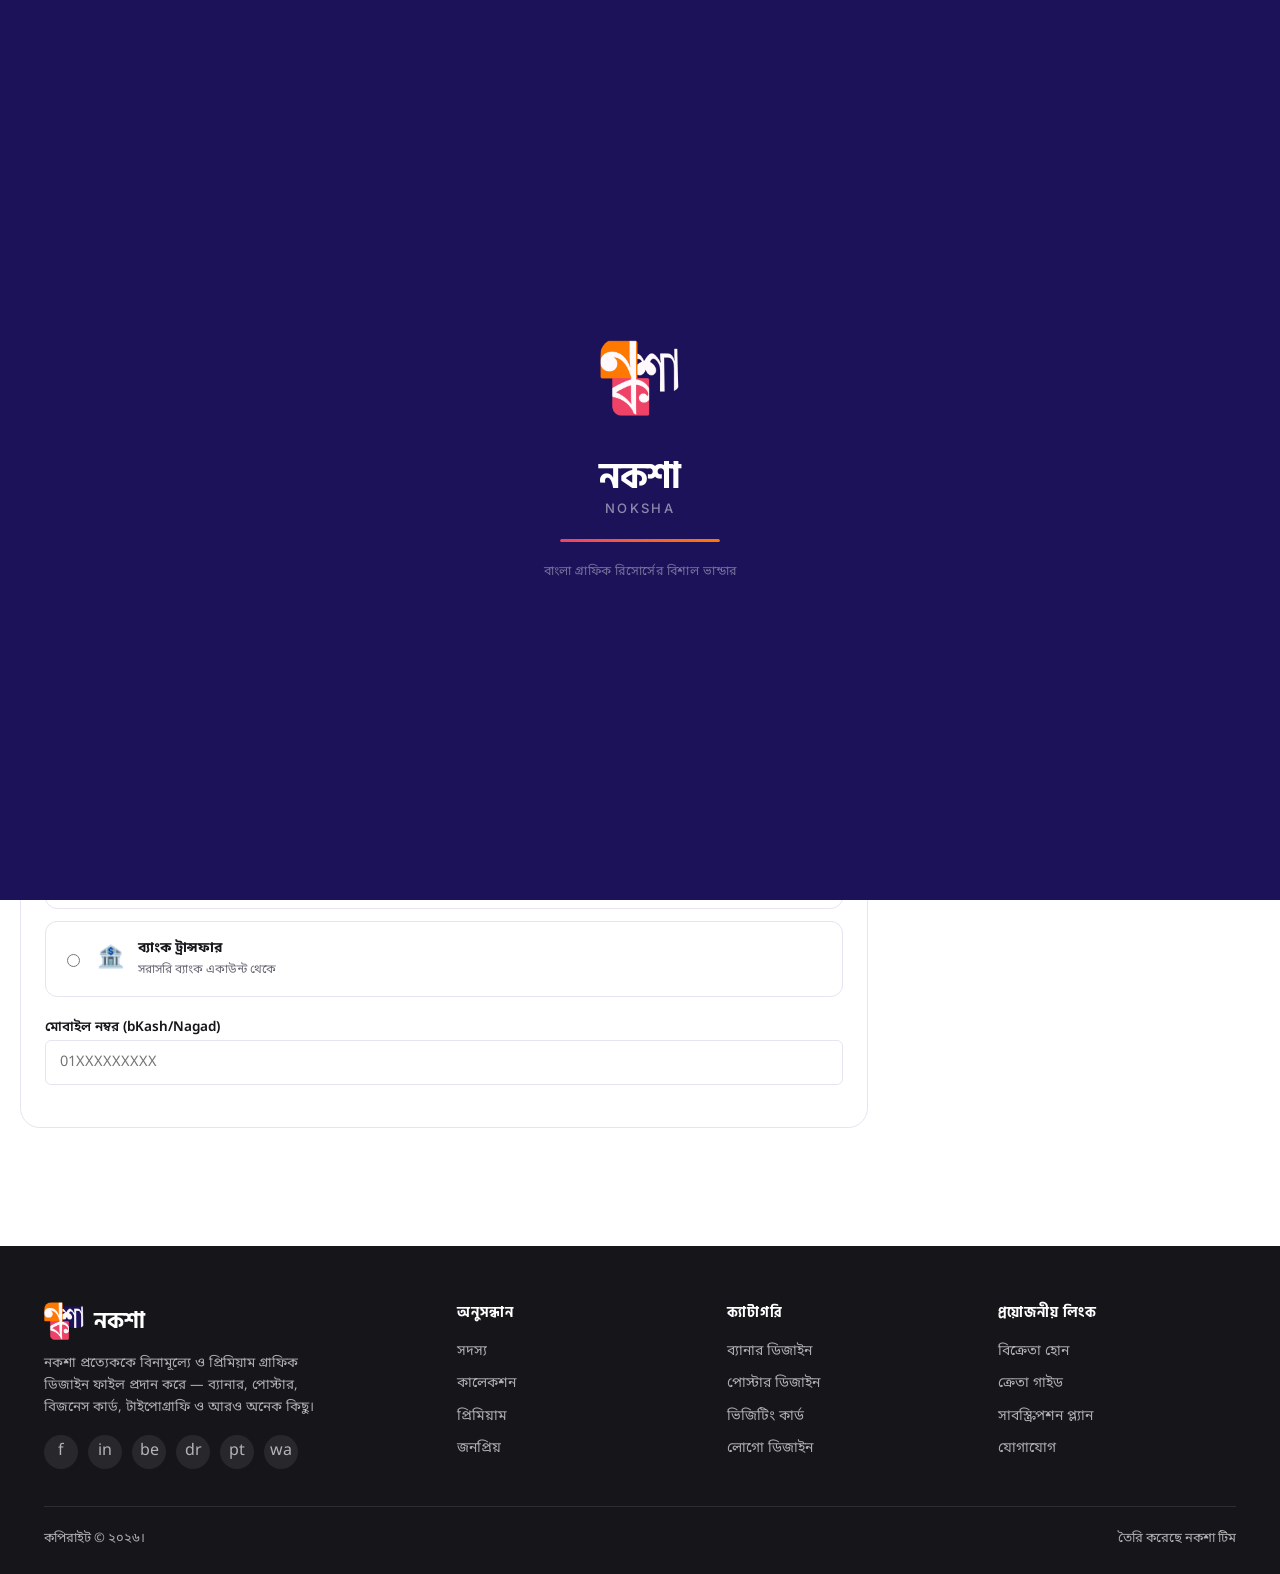
<file: pages/checkout.html>
<!DOCTYPE html>
<html lang="bn" data-lang="bn">
<head>
<meta charset="UTF-8">
<meta name="viewport" content="width=device-width, initial-scale=1, shrink-to-fit=no">
<script src="../js/theme.js"></script>
<title>চেকআউট ও পেমেন্ট — Noksha</title>
<link rel="stylesheet" href="../css/main.css">
<link rel="stylesheet" href="../css/pages.css">
<link rel="stylesheet" href="../css/cursor.css">
</head>
<body data-root="..">
<script src="../js/layout.js"></script>
<script>renderHeader();</script>

<div class="container section">
  <div class="step-row">
    <div class="step done"><span class="num">✓</span><span lang-block="bn">কার্ট</span><span lang-block="en" style="display:none;">Cart</span></div>
    <div class="divider"></div>
    <div class="step active"><span class="num">2</span><span lang-block="bn">পেমেন্ট</span><span lang-block="en" style="display:none;">Payment</span></div>
    <div class="divider"></div>
    <div class="step"><span class="num">3</span><span lang-block="bn">নিশ্চিতকরণ</span><span lang-block="en" style="display:none;">Confirmation</span></div>
  </div>

  <div class="cart-layout">
    <div>
      <div class="panel-card">
        <h3 lang-block="bn">বিলিং তথ্য</h3>
        <h3 lang-block="en">Billing Information</h3>
        <div class="field-row">
          <div class="field">
            <label lang-block="bn">পুরো নাম</label><label lang-block="en">Full Name</label>
            <input type="text" placeholder="মোঃ করিম" required>
          </div>
          <div class="field">
            <label lang-block="bn">ফোন নম্বর</label><label lang-block="en">Phone Number</label>
            <input type="tel" placeholder="01XXXXXXXXX" required>
          </div>
        </div>
        <div class="field">
          <label lang-block="bn">ইমেইল</label><label lang-block="en">Email</label>
          <input type="email" placeholder="example@email.com" required>
        </div>
        <div class="field">
          <label lang-block="bn">ঠিকানা (ঐচ্ছিক)</label><label lang-block="en">Address (Optional)</label>
          <input type="text" placeholder="বাড়ি, রোড, এলাকা, শহর">
        </div>
      </div>

      <div class="panel-card">
        <h3 lang-block="bn">পেমেন্ট পদ্ধতি</h3>
        <h3 lang-block="en">Payment Method</h3>

        <label class="payment-method-card">
          <input type="radio" name="pay" checked>
          <span class="pic">📱</span>
          <div><div class="name">bKash</div><div class="sub" lang-block="bn">মোবাইল ব্যাংকিং</div><div class="sub" lang-block="en" style="display:none;">Mobile Banking</div></div>
        </label>
        <label class="payment-method-card">
          <input type="radio" name="pay">
          <span class="pic">📱</span>
          <div><div class="name">Nagad</div><div class="sub" lang-block="bn">মোবাইল ব্যাংকিং</div><div class="sub" lang-block="en" style="display:none;">Mobile Banking</div></div>
        </label>
        <label class="payment-method-card">
          <input type="radio" name="pay">
          <span class="pic">💳</span>
          <div><div class="name" lang-block="bn">ক্রেডিট/ডেবিট কার্ড</div><div class="name" lang-block="en" style="display:none;">Credit/Debit Card</div><div class="sub">Visa, Mastercard</div></div>
        </label>
        <label class="payment-method-card">
          <input type="radio" name="pay">
          <span class="pic">🏦</span>
          <div><div class="name" lang-block="bn">ব্যাংক ট্রান্সফার</div><div class="name" lang-block="en" style="display:none;">Bank Transfer</div><div class="sub" lang-block="bn">সরাসরি ব্যাংক একাউন্ট থেকে</div><div class="sub" lang-block="en" style="display:none;">Direct from bank account</div></div>
        </label>

        <div class="field" style="margin-top:18px;">
          <label lang-block="bn">মোবাইল নম্বর (bKash/Nagad)</label>
          <label lang-block="en">Mobile Number (bKash/Nagad)</label>
          <input type="tel" placeholder="01XXXXXXXXX">
        </div>
      </div>
    </div>

    <div class="summary-card">
      <h3 lang-block="bn">অর্ডার সারাংশ</h3>
      <h3 lang-block="en">Order Summary</h3>
      <div id="checkout-items"></div>
      <div class="summary-row total">
        <span lang-block="bn">মোট পরিশোধযোগ্য</span><span lang-block="en" style="display:none;">Total Payable</span>
        <span class="val" id="checkout-total">৳০</span>
      </div>
      <button class="btn btn-primary btn-block" style="margin-top:16px;" onclick="payNow()">
        <span lang-block="bn">🔒 নিরাপদে পেমেন্ট করুন</span>
        <span lang-block="en" style="display:none;">🔒 Pay Securely</span>
      </button>
      <p class="muted" style="font-size:12px; text-align:center; margin-top:10px;" lang-block="bn">আপনার পেমেন্ট তথ্য সম্পূর্ণ সুরক্ষিত ও এনক্রিপ্টেড</p>
      <p class="muted" style="font-size:12px; text-align:center; margin-top:10px;" lang-block="en">Your payment info is fully secure and encrypted</p>
    </div>
  </div>
</div>

<script>renderFooter();</script>
<script src="../js/cursor.js"></script>
<script src="../js/data.js"></script>
<script>
  function paintCheckout() {
    const lang = document.documentElement.getAttribute('data-lang') || 'bn';
    const items = GBCart.get();
    const el = document.getElementById('checkout-items');
    if (items.length === 0) {
      el.innerHTML = `<p class="muted">${lang === 'en' ? 'Your cart is empty.' : 'আপনার কার্ট খালি।'}</p>`;
    } else {
      el.innerHTML = items.map(it => `
        <div class="summary-row"><span>${it.title} × ${it.qty}</span><span class="val">${priceLabel(it.price * it.qty, lang)}</span></div>
      `).join('');
    }
    const total = GBCart.total();
    document.getElementById('checkout-total').textContent = '৳' + Math.round(total * 1.05);
  }

  function payNow() {
    const lang = document.documentElement.getAttribute('data-lang') || 'bn';
    if (GBCart.get().length === 0) {
      showToast(lang === 'en' ? 'Your cart is empty' : 'আপনার কার্ট খালি');
      return;
    }
    showToast(lang === 'en' ? 'Payment successful! Redirecting...' : 'পেমেন্ট সফল হয়েছে! রিডাইরেক্ট হচ্ছে...');
    setTimeout(() => {
      GBCart.clear();
      window.location.href = 'download.html';
    }, 1000);
  }

  document.addEventListener('DOMContentLoaded', () => {
    paintCheckout();
    document.querySelectorAll('.lang-toggle button').forEach(b => b.addEventListener('click', paintCheckout));
  });
</script>
</body>
</html>
</file>
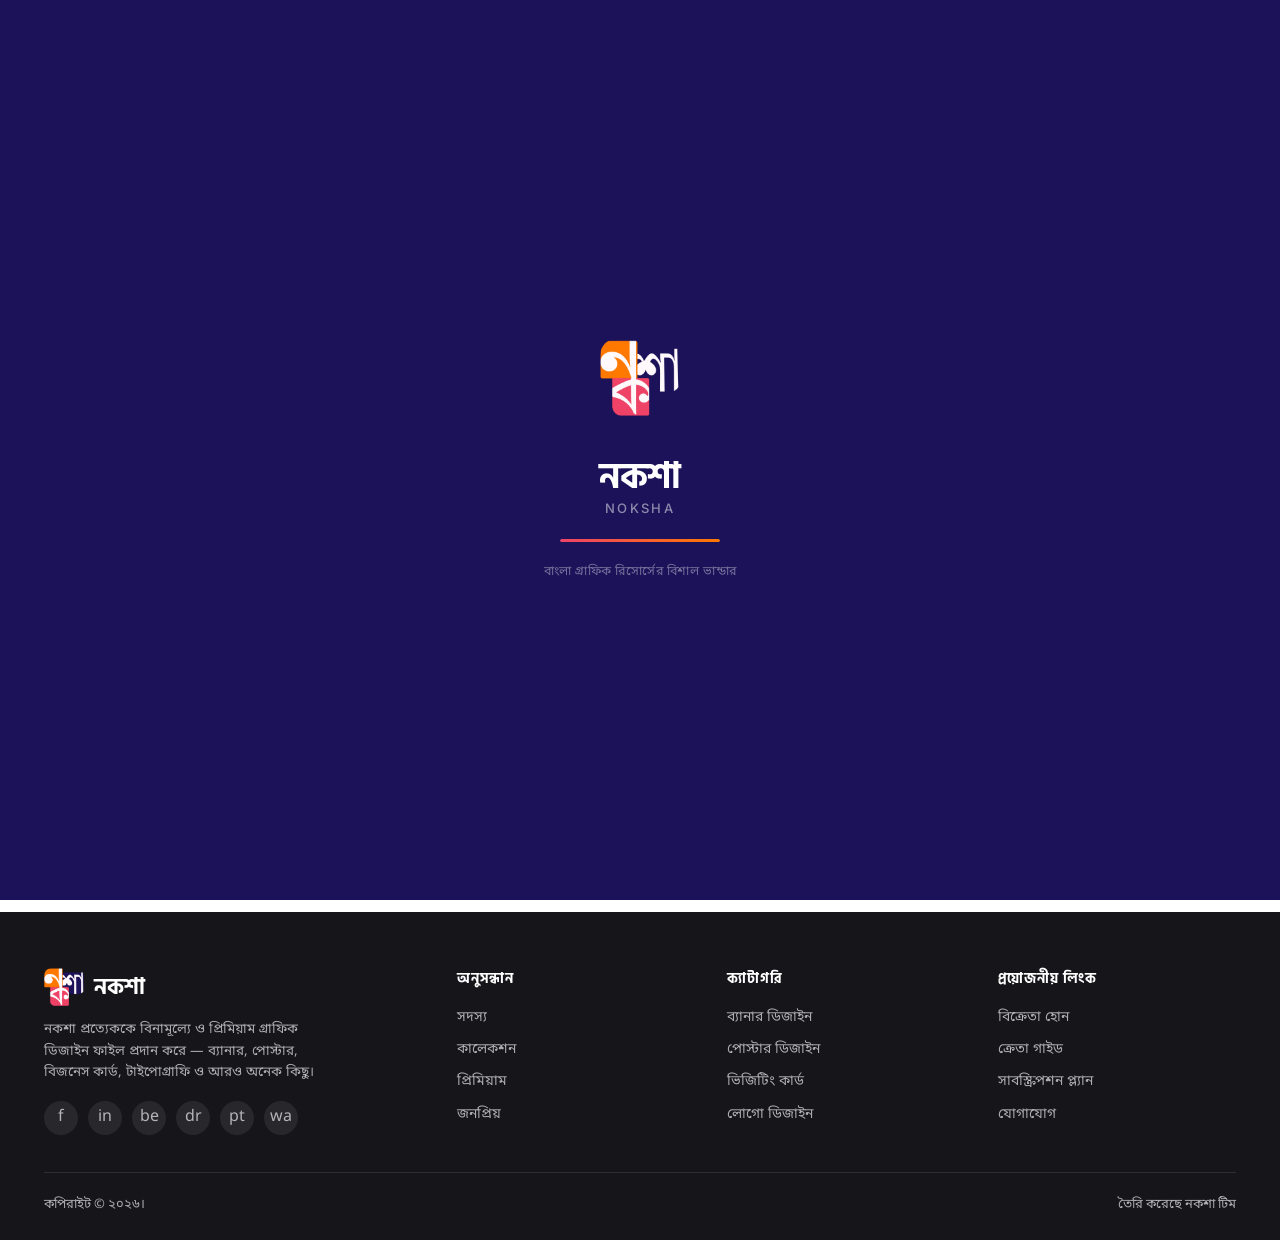
<file: pages/contact.html>
<!DOCTYPE html>
<html lang="bn" data-lang="bn">
<head>
<meta charset="UTF-8">
<meta name="viewport" content="width=device-width, initial-scale=1, shrink-to-fit=no">
<script src="../js/theme.js"></script>
<title>যোগাযোগ — Noksha</title>
<link rel="stylesheet" href="../css/main.css">
<link rel="stylesheet" href="../css/pages.css">
<link rel="stylesheet" href="../css/cursor.css">
</head>
<body data-root="..">
<script src="../js/layout.js"></script>
<script>renderHeader();</script>

<div class="page-band">
  <div class="container">
    <h1 lang-block="bn">আমাদের সাথে যোগাযোগ করুন</h1>
    <h1 lang-block="en">Get in Touch</h1>
    <p lang-block="bn">প্রশ্ন, পরামর্শ বা সহায়তার প্রয়োজন? আমরা সবসময় সাহায্য করতে প্রস্তুত</p>
    <p lang-block="en">Questions, feedback, or need help? We're always ready to assist</p>
  </div>
</div>

<div class="container section">
  <div class="contact-layout">
    <div class="contact-info-card">
      <h3 lang-block="bn">যোগাযোগের তথ্য</h3>
      <h3 lang-block="en">Contact Information</h3>
      <div class="contact-info-row">
        <div class="ic">📞</div>
        <div>
          <div class="lbl" lang-block="bn">ফোন নম্বর</div>
          <div class="lbl" lang-block="en" style="display:none;">Phone Number</div>
          <div class="val">+880 1972-428482</div>
        </div>
      </div>
      <div class="contact-info-row">
        <div class="ic">✉️</div>
        <div>
          <div class="lbl" lang-block="bn">ইমেইল</div>
          <div class="lbl" lang-block="en" style="display:none;">Email</div>
          <div class="val">noksha.support@gmail.com</div>
        </div>
      </div>
      <div class="contact-info-row">
        <div class="ic">📍</div>
        <div>
          <div class="lbl" lang-block="bn">ঠিকানা</div>
          <div class="lbl" lang-block="en" style="display:none;">Address</div>
          <div class="val" lang-block="bn">ঢাকা, বাংলাদেশ</div>
          <div class="val" lang-block="en" style="display:none;">Dhaka, Bangladesh</div>
        </div>
      </div>
      <div class="contact-info-row">
        <div class="ic">🕐</div>
        <div>
          <div class="lbl" lang-block="bn">সাপোর্ট সময়</div>
          <div class="lbl" lang-block="en" style="display:none;">Support Hours</div>
          <div class="val" lang-block="bn">২৪/৭ সবসময় উপলব্ধ</div>
          <div class="val" lang-block="en" style="display:none;">Available 24/7</div>
        </div>
      </div>
      <div class="social-row" style="margin-top:24px;">
        <a href="https://www.facebook.com/MiadKhan.Official90/" target="_blank" title="Facebook">f</a>
        <a href="https://bd.linkedin.com/in/miadkhanofficial" target="_blank" title="LinkedIn">in</a>
        <a href="https://www.behance.net/miadkhan" target="_blank" title="Behance">be</a>
        <a href="https://dribbble.com/miadkhan" target="_blank" title="Dribbble">dr</a>
        <a href="https://www.pinterest.com/miadkhan_official/" target="_blank" title="Pinterest">pt</a>
        <a href="https://wa.me/8801972428482" target="_blank" title="WhatsApp">wa</a>
      </div>
    </div>

    <div class="form-card">
      <h3 lang-block="bn">আমাদের একটি বার্তা পাঠান</h3>
      <h3 lang-block="en">Send Us a Message</h3>
      <form onsubmit="return demoSubmit(event, null, document.documentElement.getAttribute('data-lang')==='en' ? 'Message sent — we will reply soon' : 'বার্তা পাঠানো হয়েছে — আমরা শীঘ্রই উত্তর দেব')">
        <div class="field-row">
          <div class="field">
            <label lang-block="bn">পুরো নাম</label><label lang-block="en">Full Name</label>
            <input type="text" required>
          </div>
          <div class="field">
            <label lang-block="bn">ইমেইল</label><label lang-block="en">Email</label>
            <input type="email" required>
          </div>
        </div>
        <div class="field">
          <label lang-block="bn">বিষয়</label><label lang-block="en">Subject</label>
          <select>
            <option lang-block="bn">সাধারণ জিজ্ঞাসা</option>
            <option lang-block="en" style="display:none;">General Inquiry</option>
            <option lang-block="bn">টেকনিক্যাল সহায়তা</option>
            <option lang-block="en" style="display:none;">Technical Support</option>
            <option lang-block="bn">বিলিং প্রশ্ন</option>
            <option lang-block="en" style="display:none;">Billing Question</option>
          </select>
        </div>
        <div class="field">
          <label lang-block="bn">বার্তা</label><label lang-block="en">Message</label>
          <textarea rows="5" required></textarea>
        </div>
        <button type="submit" class="btn btn-primary btn-block" lang-block="bn">বার্তা পাঠান</button>
        <button type="submit" class="btn btn-primary btn-block" lang-block="en" style="display:none;">Send Message</button>
      </form>
    </div>
  </div>
</div>

<script>renderFooter();</script>
<script src="../js/cursor.js"></script>
<script src="../js/data.js"></script>
</body>
</html>
</file>
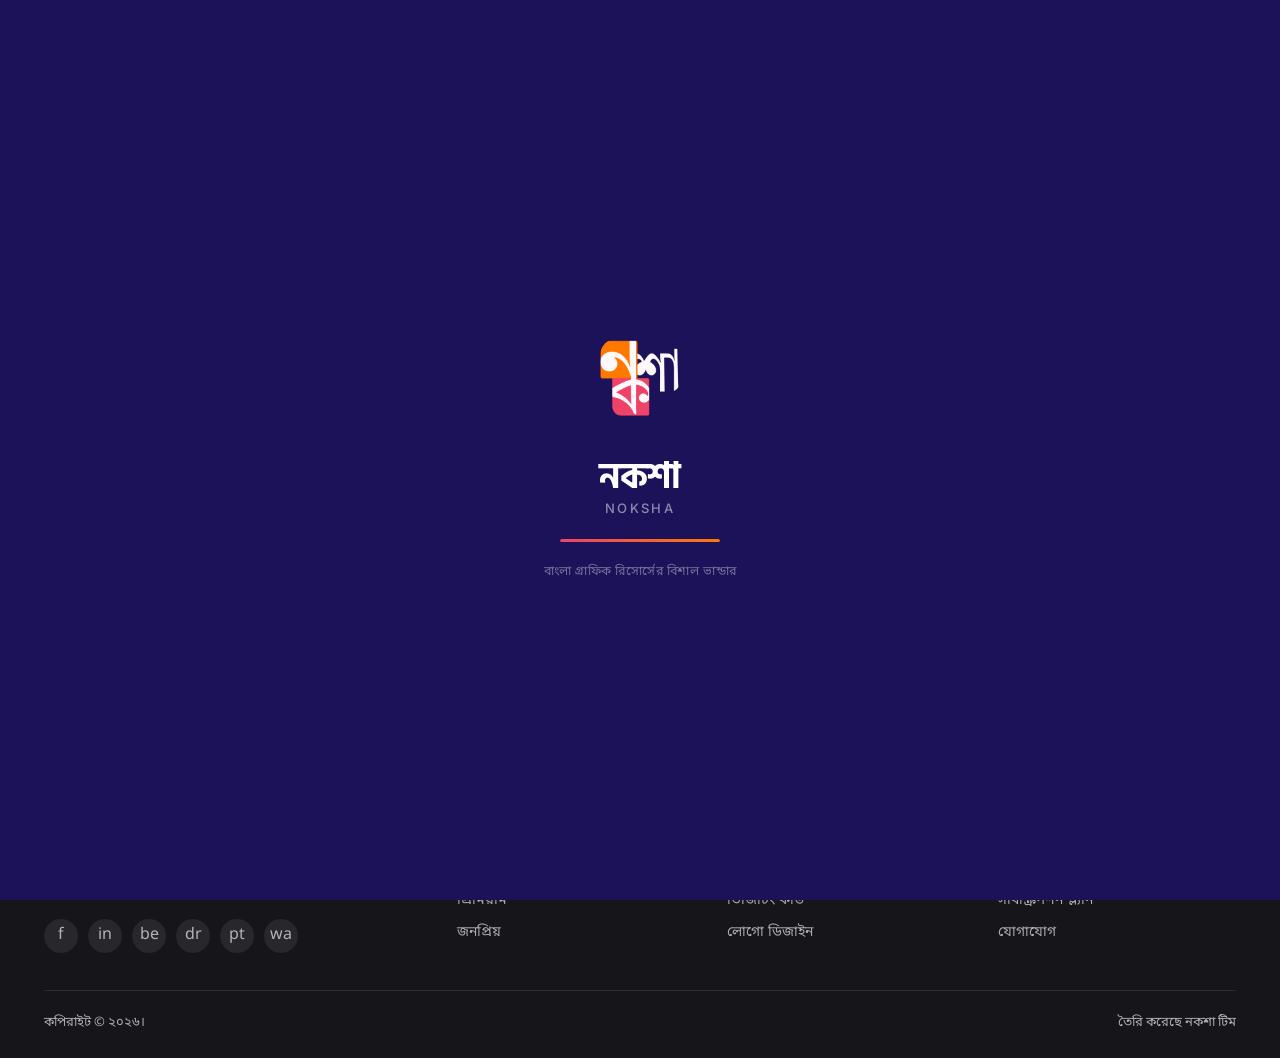
<file: pages/dashboard.html>
<!DOCTYPE html>
<html lang="bn" data-lang="bn">
<head>
<meta charset="UTF-8">
<meta name="viewport" content="width=device-width, initial-scale=1, shrink-to-fit=no">
<script src="../js/theme.js"></script>
<title>ড্যাশবোর্ড — Noksha</title>
<link rel="stylesheet" href="../css/main.css">
<link rel="stylesheet" href="../css/pages.css">
<link rel="stylesheet" href="../css/cursor.css">
</head>
<body data-root="..">
<script src="../js/layout.js"></script>
<script>renderHeader();</script>

<div class="container section">
  <div class="dash-shell">
    <aside class="dash-sidebar">
      <div class="dash-user">
        <div class="av">ক</div>
        <div>
          <div class="name">মোঃ করিম</div>
          <div class="role" lang-block="bn">ক্রেতা ও ডিজাইনার</div>
          <div class="role" lang-block="en" style="display:none;">Buyer & Designer</div>
        </div>
      </div>
      <nav class="dash-nav">
        <a href="#" class="active" data-tab="overview">📊 <span lang-block="bn">ওভারভিউ</span><span lang-block="en" style="display:none;">Overview</span></a>
        <a href="#" data-tab="orders">📦 <span lang-block="bn">অর্ডার</span><span lang-block="en" style="display:none;">Orders</span></a>
        <a href="#" data-tab="downloads">⬇️ <span lang-block="bn">ডাউনলোড</span><span lang-block="en" style="display:none;">Downloads</span></a>
        <a href="#" data-tab="favorites">❤️ <span lang-block="bn">পছন্দের তালিকা</span><span lang-block="en" style="display:none;">Favorites</span></a>
        <a href="#" data-tab="earnings">💰 <span lang-block="bn">আয়</span><span lang-block="en" style="display:none;">Earnings</span></a>
        <a href="profile.html">👤 <span lang-block="bn">প্রোফাইল</span><span lang-block="en" style="display:none;">Profile</span></a>
        <a href="login.html">🚪 <span lang-block="bn">লগ আউট</span><span lang-block="en" style="display:none;">Log Out</span></a>
      </nav>
    </aside>

    <div>
      <!-- OVERVIEW TAB -->
      <div class="dash-tab" id="tab-overview">
        <div class="stat-grid">
          <div class="stat-card">
            <div class="lbl" lang-block="bn">মোট ডাউনলোড</div>
            <div class="lbl" lang-block="en" style="display:none;">Total Downloads</div>
            <div class="num">২৮</div>
            <div class="delta">↑ 12% <span lang-block="bn">এই মাসে</span><span lang-block="en" style="display:none;">this month</span></div>
          </div>
          <div class="stat-card">
            <div class="lbl" lang-block="bn">সক্রিয় অর্ডার</div>
            <div class="lbl" lang-block="en" style="display:none;">Active Orders</div>
            <div class="num">৩</div>
          </div>
          <div class="stat-card">
            <div class="lbl" lang-block="bn">পছন্দের ডিজাইন</div>
            <div class="lbl" lang-block="en" style="display:none;">Favorites</div>
            <div class="num" id="fav-count">০</div>
          </div>
          <div class="stat-card">
            <div class="lbl" lang-block="bn">সাবস্ক্রিপশন</div>
            <div class="lbl" lang-block="en" style="display:none;">Subscription</div>
            <div class="num" style="font-size:18px;" lang-block="bn">প্রো প্ল্যান</div>
            <div class="num" style="font-size:18px;" lang-block="en" style="display:none;">Pro Plan</div>
          </div>
        </div>

        <div class="panel-card">
          <h3 lang-block="bn">সাম্প্রতিক কার্যক্রম</h3>
          <h3 lang-block="en">Recent Activity</h3>
          <table class="dash-table">
            <thead><tr>
              <th lang-block="bn">ডিজাইন</th><th lang-block="en" style="display:none;">Design</th>
              <th lang-block="bn">তারিখ</th><th lang-block="en" style="display:none;">Date</th>
              <th lang-block="bn">স্ট্যাটাস</th><th lang-block="en" style="display:none;">Status</th>
            </tr></thead>
            <tbody id="activity-body"></tbody>
          </table>
        </div>
      </div>

      <!-- ORDERS TAB -->
      <div class="dash-tab" id="tab-orders" style="display:none;">
        <div class="panel-card">
          <h3 lang-block="bn">আপনার অর্ডার</h3>
          <h3 lang-block="en">Your Orders</h3>
          <table class="dash-table">
            <thead><tr>
              <th>ID</th>
              <th lang-block="bn">তারিখ</th><th lang-block="en" style="display:none;">Date</th>
              <th lang-block="bn">আইটেম</th><th lang-block="en" style="display:none;">Items</th>
              <th lang-block="bn">মোট</th><th lang-block="en" style="display:none;">Total</th>
              <th lang-block="bn">স্ট্যাটাস</th><th lang-block="en" style="display:none;">Status</th>
            </tr></thead>
            <tbody id="orders-body"></tbody>
          </table>
        </div>
      </div>

      <!-- DOWNLOADS TAB -->
      <div class="dash-tab" id="tab-downloads" style="display:none;">
        <div class="panel-card">
          <h3 lang-block="bn">আমার ডাউনলোড</h3>
          <h3 lang-block="en">My Downloads</h3>
          <div id="dash-download-list"></div>
        </div>
      </div>

      <!-- FAVORITES TAB -->
      <div class="dash-tab" id="tab-favorites" style="display:none;">
        <div class="panel-card">
          <h3 lang-block="bn">পছন্দের তালিকা</h3>
          <h3 lang-block="en">Favorite Designs</h3>
          <div class="design-grid" id="fav-grid"></div>
        </div>
      </div>

      <!-- EARNINGS TAB -->
      <div class="dash-tab" id="tab-earnings" style="display:none;">
        <div class="stat-grid" style="grid-template-columns:repeat(3,1fr);">
          <div class="stat-card">
            <div class="lbl" lang-block="bn">মোট আয়</div>
            <div class="lbl" lang-block="en" style="display:none;">Total Earnings</div>
            <div class="num">৳১২,৪৫০</div>
          </div>
          <div class="stat-card">
            <div class="lbl" lang-block="bn">এই মাসে</div>
            <div class="lbl" lang-block="en" style="display:none;">This Month</div>
            <div class="num">৳২,৮০০</div>
          </div>
          <div class="stat-card">
            <div class="lbl" lang-block="bn">উইথড্রযোগ্য</div>
            <div class="lbl" lang-block="en" style="display:none;">Withdrawable</div>
            <div class="num">৳৯,৬৫০</div>
          </div>
        </div>
        <div class="panel-card">
          <div class="flex-between">
            <div>
              <h3 lang-block="bn">টাকা উত্তোলন করুন</h3>
              <h3 lang-block="en">Withdraw Funds</h3>
            </div>
            <button class="btn btn-primary btn-sm" onclick="showToast(document.documentElement.getAttribute('data-lang')==='en' ? 'Withdrawal request submitted' : 'উত্তোলনের অনুরোধ জমা হয়েছে')">
              <span lang-block="bn">উত্তোলনের অনুরোধ</span><span lang-block="en" style="display:none;">Request Withdrawal</span>
            </button>
          </div>
          <p class="muted" lang-block="bn">bKash, Nagad অথবা ব্যাংক একাউন্টে ৩-৫ কর্মদিবসের মধ্যে টাকা পৌঁছে যাবে।</p>
          <p class="muted" lang-block="en">Funds arrive in 3–5 business days via bKash, Nagad, or bank transfer.</p>
        </div>
      </div>
    </div>
  </div>
</div>

<script>renderFooter();</script>
<script src="../js/cursor.js"></script>
<script src="../js/data.js"></script>
<script>
  function switchTab(tab) {
    document.querySelectorAll('.dash-tab').forEach(el => el.style.display = 'none');
    document.getElementById('tab-' + tab).style.display = 'block';
    document.querySelectorAll('.dash-nav a[data-tab]').forEach(a => a.classList.toggle('active', a.dataset.tab === tab));
    if (tab === 'downloads') paintDashDownloads();
    if (tab === 'favorites') paintFavGrid();
  }

  function paintActivity() {
    const lang = document.documentElement.getAttribute('data-lang') || 'bn';
    const statuses = [
      { cls: 'live', bn: 'সম্পন্ন', en: 'Completed' },
      { cls: 'pending', bn: 'প্রক্রিয়াধীন', en: 'Processing' },
      { cls: 'live', bn: 'সম্পন্ন', en: 'Completed' },
    ];
    document.getElementById('activity-body').innerHTML = GB_DESIGNS.slice(0, 3).map((d, i) => `
      <tr><td>${d.title[lang]}</td><td>১৯ জুন, ২০২৬</td><td><span class="status-pill ${statuses[i].cls}">${statuses[i][lang]}</span></td></tr>
    `).join('');

    document.getElementById('orders-body').innerHTML = [1,2,3].map(i => `
      <tr>
        <td>#GB-2026061${i}</td>
        <td>১${i} জুন, ২০২৬</td>
        <td>${i} ${lang === 'en' ? 'item(s)' : 'টি আইটেম'}</td>
        <td>৳${i * 249}</td>
        <td><span class="status-pill live">${lang === 'en' ? 'Paid' : 'পরিশোধিত'}</span></td>
      </tr>`).join('');
  }

  function paintDashDownloads() {
    const lang = document.documentElement.getAttribute('data-lang') || 'bn';
    document.getElementById('dash-download-list').innerHTML = GB_DESIGNS.slice(0, 4).map(d => `
      <div class="download-item">
        <div class="swatch ${d.swatch}" style="width:80px;height:80px;border-radius:8px;"></div>
        <div>
          <h4>${d.title[lang]}</h4>
          <span class="file-format-tag">PSD</span><span class="file-format-tag">AI</span>
        </div>
        <button class="btn btn-primary btn-sm" onclick="showToast('${lang === 'en' ? 'Download started' : 'ডাউনলোড শুরু হয়েছে'}')">⬇ ${lang === 'en' ? 'Download' : 'ডাউনলোড'}</button>
      </div>`).join('');
  }

  function paintFavGrid() {
    const favIds = GBFav.get();
    const favs = GB_DESIGNS.filter(d => favIds.includes(d.id));
    document.getElementById('fav-count').textContent = favs.length;
    const grid = document.getElementById('fav-grid');
    if (favs.length === 0) {
      const lang = document.documentElement.getAttribute('data-lang') || 'bn';
      grid.innerHTML = `<p class="muted">${lang === 'en' ? 'No favorites yet — tap the heart icon on any design.' : 'এখনো কোনো পছন্দের ডিজাইন নেই — যেকোনো ডিজাইনে হার্ট আইকনে ক্লিক করুন।'}</p>`;
    } else {
      renderDesignGrid('fav-grid', favs);
    }
  }

  document.addEventListener('DOMContentLoaded', () => {
    paintActivity();
    paintFavGrid();
    document.querySelectorAll('.dash-nav a[data-tab]').forEach(a => {
      a.addEventListener('click', (e) => { e.preventDefault(); switchTab(a.dataset.tab); });
    });
    const urlTab = new URLSearchParams(window.location.search).get('tab');
    if (urlTab) switchTab(urlTab);
    document.querySelectorAll('.lang-toggle button').forEach(b => b.addEventListener('click', () => {
      paintActivity();
      const activeTab = document.querySelector('.dash-nav a.active')?.dataset.tab;
      if (activeTab === 'downloads') paintDashDownloads();
      if (activeTab === 'favorites') paintFavGrid();
    }));
  });
</script>
</body>
</html>
</file>
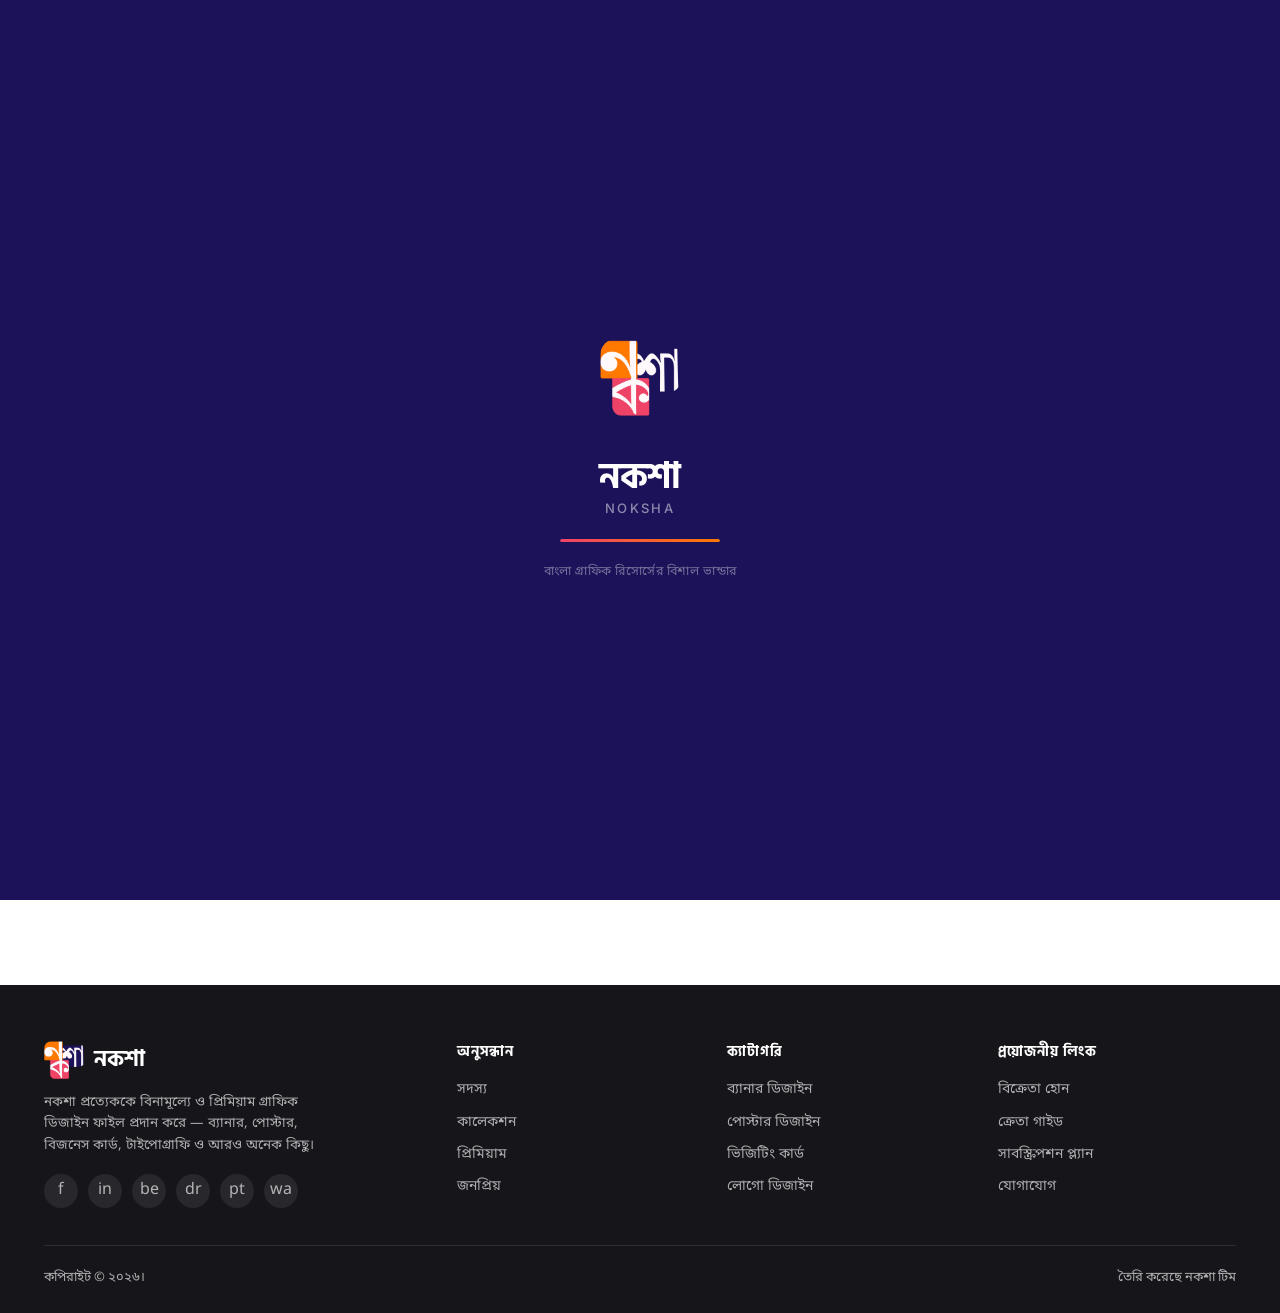
<file: pages/download.html>
<!DOCTYPE html>
<html lang="bn" data-lang="bn">
<head>
<meta charset="UTF-8">
<meta name="viewport" content="width=device-width, initial-scale=1, shrink-to-fit=no">
<script src="../js/theme.js"></script>
<title>ডাউনলোড — Noksha</title>
<link rel="stylesheet" href="../css/main.css">
<link rel="stylesheet" href="../css/pages.css">
<link rel="stylesheet" href="../css/cursor.css">
</head>
<body data-root="..">
<script src="../js/layout.js"></script>
<script>renderHeader();</script>

<div class="page-band">
  <div class="container">
    <h1 lang-block="bn">✅ আপনার ফাইল প্রস্তুত</h1>
    <h1 lang-block="en">✅ Your Files Are Ready</h1>
    <p lang-block="bn">অর্ডার #GB-20260619-৮৮২ — নিচে থেকে ডাউনলোড করুন</p>
    <p lang-block="en">Order #GB-20260619-882 — download your files below</p>
  </div>
</div>

<div class="container section">
  <div id="download-list"></div>

  <div class="panel-card center" style="margin-top:30px;">
    <h3 lang-block="bn">ফাইল ডাউনলোডে সমস্যা হচ্ছে?</h3>
    <h3 lang-block="en">Having trouble downloading?</h3>
    <p class="muted" lang-block="bn">আপনি যেকোনো সময় আপনার ড্যাশবোর্ডের "আমার ডাউনলোড" সেকশন থেকে পুনরায় ডাউনলোড করতে পারবেন।</p>
    <p class="muted" lang-block="en">You can always re-download from the "My Downloads" section in your dashboard.</p>
    <a href="dashboard.html?tab=downloads" class="btn btn-outline" lang-block="bn">ড্যাশবোর্ডে যান</a>
    <a href="dashboard.html?tab=downloads" class="btn btn-outline" lang-block="en">Go to Dashboard</a>
  </div>
</div>

<script>renderFooter();</script>
<script src="../js/cursor.js"></script>
<script src="../js/data.js"></script>
<script>
  function paintDownloads() {
    const lang = document.documentElement.getAttribute('data-lang') || 'bn';
    const sample = GB_DESIGNS.slice(0, 3);
    document.getElementById('download-list').innerHTML = sample.map(d => `
      <div class="download-item">
        <div class="swatch ${d.swatch}" style="width:80px;height:80px;border-radius:8px;"></div>
        <div>
          <h4>${d.title[lang]}</h4>
          <span class="file-format-tag">PSD</span><span class="file-format-tag">AI</span><span class="file-format-tag">PNG</span>
        </div>
        <button class="btn btn-primary btn-sm" onclick="showToast('${lang === 'en' ? 'Download started' : 'ডাউনলোড শুরু হয়েছে'}')">
          ⬇ ${lang === 'en' ? 'Download' : 'ডাউনলোড'}
        </button>
      </div>`).join('');
  }
  document.addEventListener('DOMContentLoaded', () => {
    paintDownloads();
    document.querySelectorAll('.lang-toggle button').forEach(b => b.addEventListener('click', paintDownloads));
  });
</script>
</body>
</html>
</file>
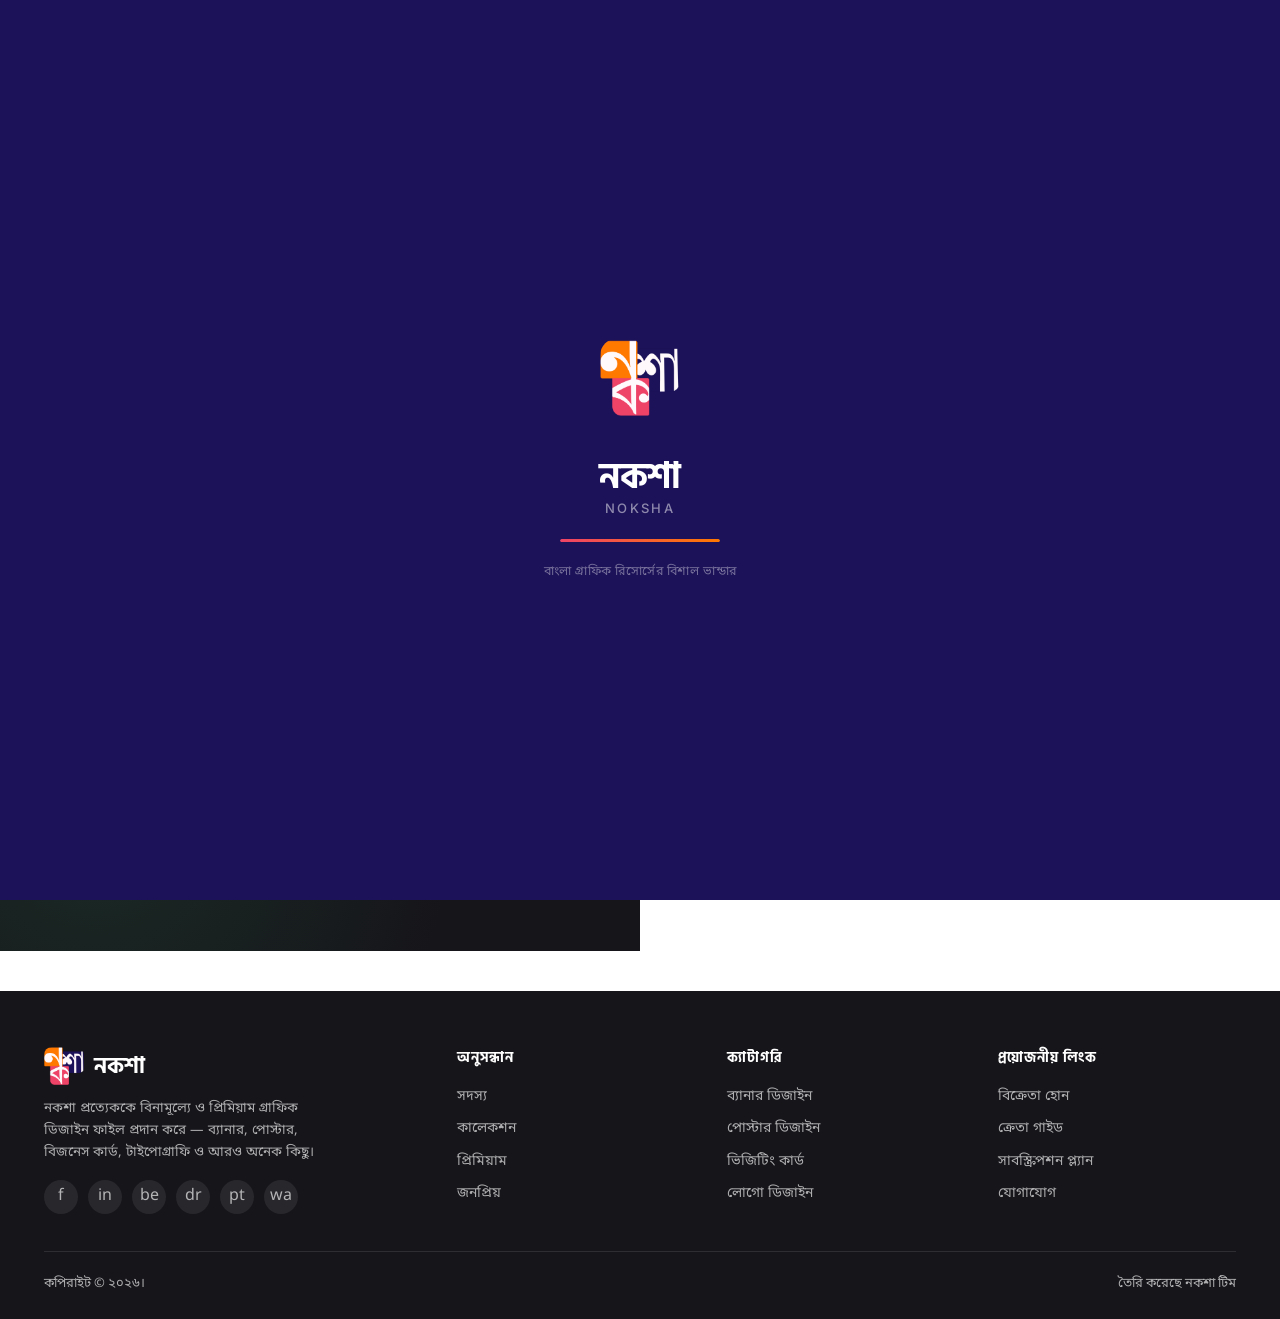
<file: pages/login.html>
<!DOCTYPE html>
<html lang="bn" data-lang="bn">
<head>
<meta charset="UTF-8">
<meta name="viewport" content="width=device-width, initial-scale=1, shrink-to-fit=no">
<script src="../js/theme.js"></script>
<title>লগইন — Noksha</title>
<link rel="stylesheet" href="../css/main.css">
<link rel="stylesheet" href="../css/pages.css">
<link rel="stylesheet" href="../css/cursor.css">
</head>
<body data-root="..">
<script src="../js/layout.js"></script>
<script>renderHeader();</script>

<div class="auth-shell">
  <div class="auth-visual">
    <h2 lang-block="bn">আপনার ডিজাইন জার্নিতে আবার স্বাগতম</h2>
    <h2 lang-block="en">Welcome back to your design journey</h2>
    <p lang-block="bn">হাজারো প্রিন্ট-রেডি বাংলা ডিজাইন ফাইলে প্রবেশ করুন এবং আপনার প্রজেক্ট সম্পন্ন করুন।</p>
    <p lang-block="en">Access thousands of print-ready Bengali design files and finish your project faster.</p>
    <div class="auth-stats">
      <div><strong>৫০K+</strong><span lang-block="bn">ডিজাইন ফাইল</span><span lang-block="en" style="display:none;">Design Files</span></div>
      <div><strong>১২K+</strong><span lang-block="bn">ডিজাইনার</span><span lang-block="en" style="display:none;">Designers</span></div>
      <div><strong>৮০K+</strong><span lang-block="bn">সদস্য</span><span lang-block="en" style="display:none;">Members</span></div>
    </div>
  </div>
  <div class="auth-form-side">
    <div class="auth-form-wrap">
      <h1 lang-block="bn">লগইন করুন</h1>
      <h1 lang-block="en">Log In</h1>
      <p class="muted" style="margin-bottom:24px;">
        <span lang-block="bn">অ্যাকাউন্ট নেই? </span><span lang-block="en" style="display:none;">Don't have an account? </span>
        <a href="signup.html" style="color:var(--purple-dark); font-weight:700;" lang-block="bn">সাইন আপ করুন</a>
        <a href="signup.html" style="color:var(--purple-dark); font-weight:700;" lang-block="en">Sign up</a>
      </p>

      <div class="role-toggle">
        <button type="button" class="active" data-role="buyer" lang-block="bn">ক্রেতা</button>
        <button type="button" class="active" data-role="buyer" lang-block="en" style="display:none;">Buyer</button>
        <button type="button" data-role="seller" lang-block="bn">বিক্রেতা/ডিজাইনার</button>
        <button type="button" data-role="seller" lang-block="en" style="display:none;">Seller/Designer</button>
      </div>

      <form onsubmit="return demoSubmit(event, 'dashboard.html', document.documentElement.getAttribute('data-lang')==='en' ? 'Logged in successfully' : 'সফলভাবে লগইন হয়েছে')">
        <div class="field">
          <label lang-block="bn">ইমেইল অথবা ফোন নম্বর</label>
          <label lang-block="en">Email or Phone Number</label>
          <input type="text" placeholder="example@email.com" required>
        </div>
        <div class="field">
          <label lang-block="bn">পাসওয়ার্ড</label>
          <label lang-block="en">Password</label>
          <input type="password" placeholder="••••••••" required>
        </div>
        <div class="flex-between" style="margin-bottom:18px;">
          <label class="checkbox-row"><input type="checkbox"> <span lang-block="bn">মনে রাখুন</span><span lang-block="en" style="display:none;">Remember me</span></label>
          <a href="#" style="font-size:13px; font-weight:600; color:var(--purple-dark);" lang-block="bn">পাসওয়ার্ড ভুলে গেছেন?</a>
          <a href="#" style="font-size:13px; font-weight:600; color:var(--purple-dark);" lang-block="en">Forgot password?</a>
        </div>
        <button type="submit" class="btn btn-primary btn-block" lang-block="bn">লগইন করুন</button>
        <button type="submit" class="btn btn-primary btn-block" lang-block="en" style="display:none;">Log In</button>
      </form>

      <div class="form-divider"><span lang-block="bn">অথবা</span><span lang-block="en" style="display:none;">or</span></div>
      <div class="social-auth-row">
        <button class="social-auth-btn">🟦 Facebook</button>
        <button class="social-auth-btn">🟥 Google</button>
      </div>
    </div>
  </div>
</div>

<script>renderFooter();</script>
<script src="../js/cursor.js"></script>
<script src="../js/data.js"></script>
<script>
  document.querySelectorAll('.role-toggle button[data-role]').forEach(btn=>{
    btn.addEventListener('click', ()=>{
      document.querySelectorAll('.role-toggle button[data-role="'+btn.dataset.role+'"]').forEach(b=>b.classList.add('active'));
      document.querySelectorAll('.role-toggle button:not([data-role="'+btn.dataset.role+'"])').forEach(b=>b.classList.remove('active'));
    });
  });
</script>
</body>
</html>
</file>
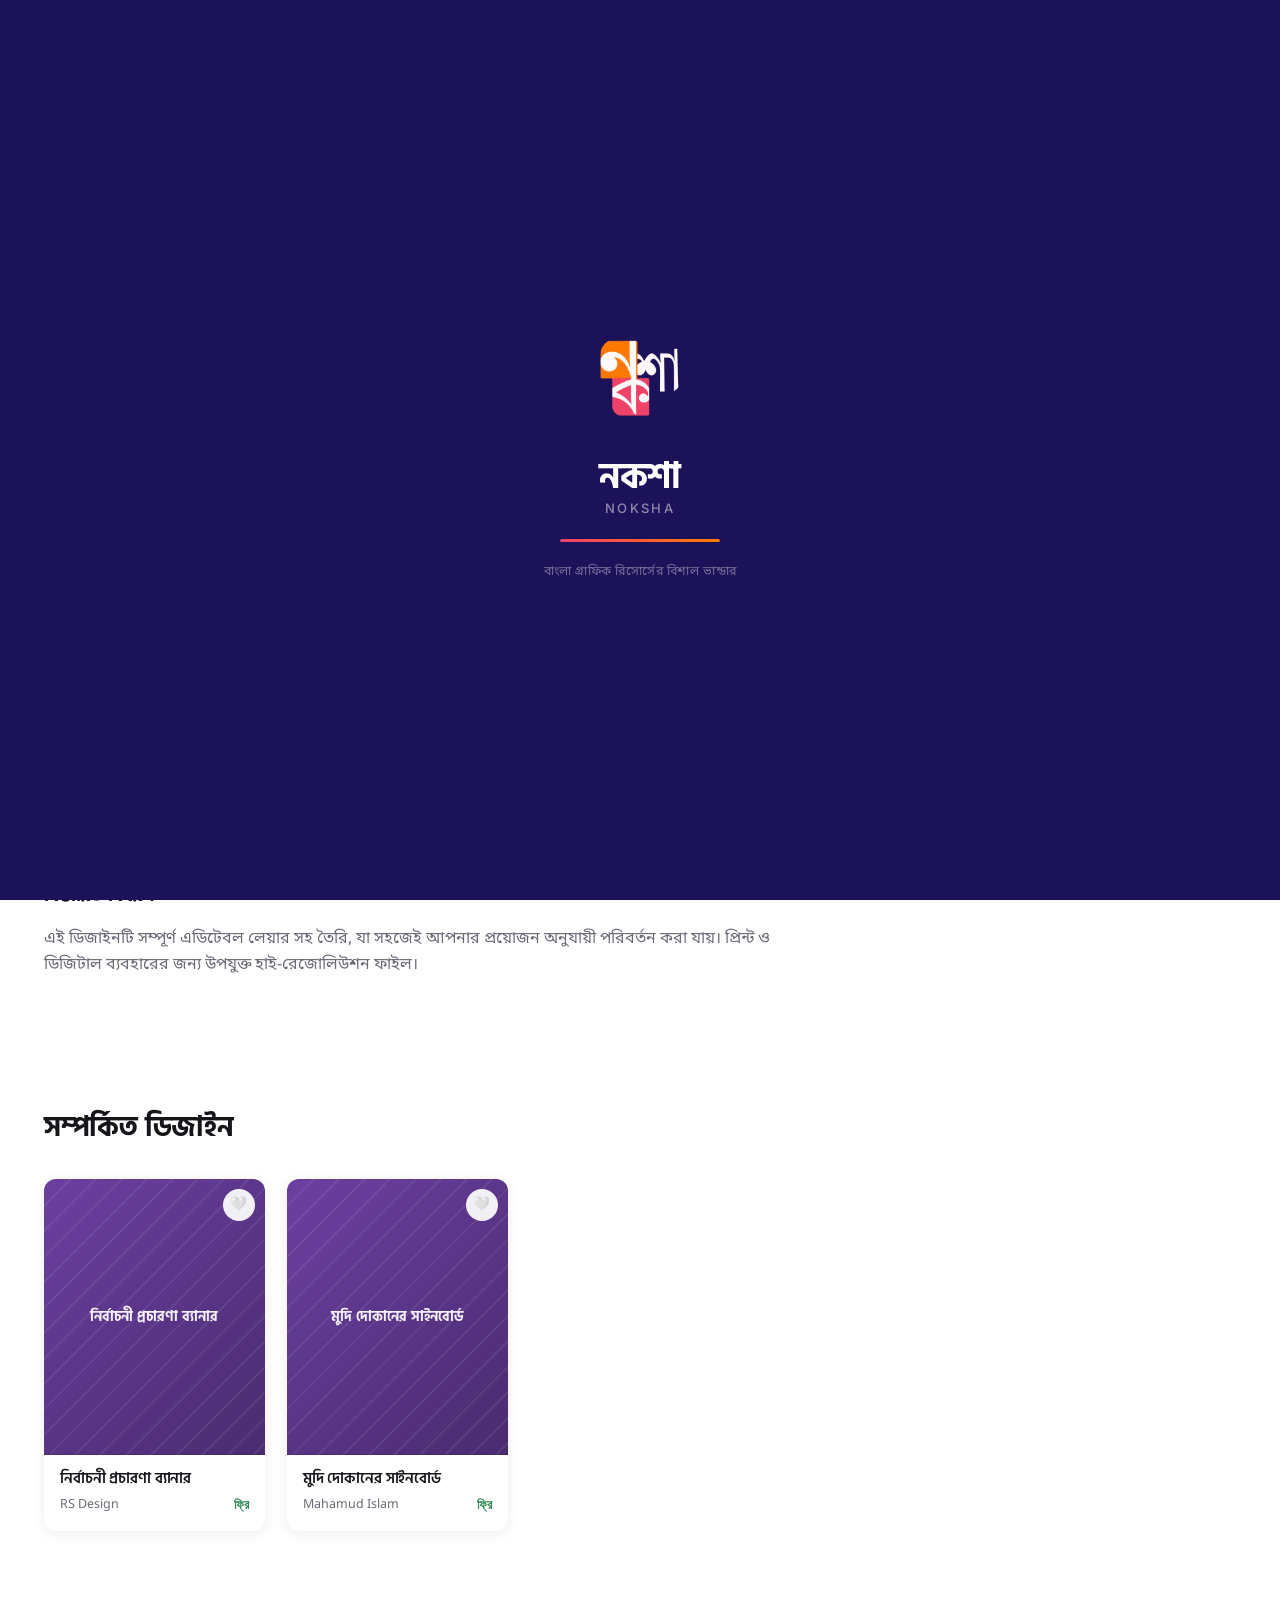
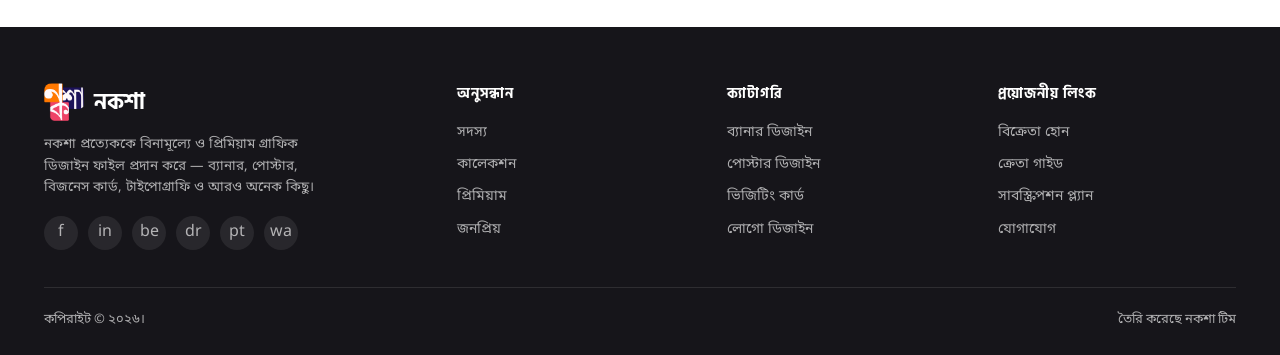
<file: pages/product-detail.html>
<!DOCTYPE html>
<html lang="bn" data-lang="bn">
<head>
<meta charset="UTF-8">
<meta name="viewport" content="width=device-width, initial-scale=1, shrink-to-fit=no">
<script src="../js/theme.js"></script>
<title>ডিজাইন বিস্তারিত — Noksha</title>
<link rel="stylesheet" href="../css/main.css">
<link rel="stylesheet" href="../css/pages.css">
<link rel="stylesheet" href="../css/cursor.css">
</head>
<body data-root="..">
<script src="../js/layout.js"></script>
<script>renderHeader();</script>

<div class="container">
  <div class="breadcrumb">
    <a href="../index.html" lang-block="bn">হোম</a><a href="../index.html" lang-block="en" style="display:none;">Home</a>
    <span class="sep">/</span>
    <a href="category.html" lang-block="bn">ক্যাটাগরি</a><a href="category.html" lang-block="en" style="display:none;">Categories</a>
    <span class="sep">/</span>
    <span id="bc-title"></span>
  </div>

  <section class="section">
    <div class="product-detail">
      <div>
        <div class="product-gallery-main" id="gallery-main"></div>
        <div class="product-gallery-thumbs" id="gallery-thumbs"></div>

        <div style="margin-top:36px;">
          <h3 lang-block="bn">বিস্তারিত বিবরণ</h3>
          <h3 lang-block="en">Description</h3>
          <p class="muted" id="desc-text" lang-block="bn">এই ডিজাইনটি সম্পূর্ণ এডিটেবল লেয়ার সহ তৈরি, যা সহজেই আপনার প্রয়োজন অনুযায়ী পরিবর্তন করা যায়। প্রিন্ট ও ডিজিটাল ব্যবহারের জন্য উপযুক্ত হাই-রেজোলিউশন ফাইল।</p>
          <p class="muted" lang-block="en" style="display:none;">This design comes with fully editable layers, easy to customize for your needs. High-resolution file suitable for both print and digital use.</p>
        </div>
      </div>

      <div class="product-info-panel">
        <h1 id="prod-title"></h1>
        <div class="designer-chip">
          <div class="av" id="designer-av"></div>
          <div>
            <div class="name" id="designer-name"></div>
            <div class="role" lang-block="bn">ডিজাইনার</div>
            <div class="role" lang-block="en" style="display:none;">Designer</div>
          </div>
        </div>
        <div class="price-block">
          <span class="now" id="price-now"></span>
          <span class="was" id="price-was"></span>
        </div>
        <div class="qty-stepper" style="margin-bottom:14px;">
          <button onclick="changeQty(-1)">−</button>
          <span id="qty-val">1</span>
          <button onclick="changeQty(1)">+</button>
        </div>
        <div class="action-row">
          <button class="btn btn-primary btn-block" onclick="addThisToCart()">
            <span lang-block="bn">🛒 কার্টে যোগ করুন</span>
            <span lang-block="en" style="display:none;">🛒 Add to Cart</span>
          </button>
        </div>
        <div class="action-row">
          <a href="cart.html" class="btn btn-outline btn-block" lang-block="bn">এখনই কিনুন</a>
          <a href="cart.html" class="btn btn-outline btn-block" lang-block="en" style="display:none;">Buy Now</a>
          <button class="icon-btn" onclick="toggleFav(this,currentId)" id="detail-fav-btn">🤍</button>
        </div>
        <ul class="spec-list">
          <li><span lang-block="bn">ফাইল ফরম্যাট</span><span lang-block="en" style="display:none;">File Format</span><strong>PSD, AI, PNG</strong></li>
          <li><span lang-block="bn">রেজোলিউশন</span><span lang-block="en" style="display:none;">Resolution</span><strong>300 DPI</strong></li>
          <li><span lang-block="bn">ডাউনলোড সংখ্যা</span><span lang-block="en" style="display:none;">Downloads</span><strong id="dl-count"></strong></li>
          <li><span lang-block="bn">লাইসেন্স</span><span lang-block="en" style="display:none;">License</span><strong lang-block="bn">ব্যক্তিগত ও বাণিজ্যিক</strong><strong lang-block="en" style="display:none;">Personal & Commercial</strong></li>
        </ul>
      </div>
    </div>
  </section>

  <section class="section">
    <div class="section-head">
      <div>
        <h2 lang-block="bn">সম্পর্কিত ডিজাইন</h2>
        <h2 lang-block="en">Related Designs</h2>
      </div>
    </div>
    <div class="design-grid" id="related-grid"></div>
  </section>
</div>

<script>renderFooter();</script>
<script src="../js/cursor.js"></script>
<script src="../js/data.js"></script>
<script>
  let currentId = new URLSearchParams(window.location.search).get('id') || 'd1';
  let currentQty = 1;
  const product = GB_DESIGNS.find(d => d.id === currentId) || GB_DESIGNS[0];

  function paint() {
    const lang = document.documentElement.getAttribute('data-lang') || 'bn';
    document.getElementById('bc-title').textContent = product.title[lang];
    document.getElementById('prod-title').textContent = product.title[lang];
    document.getElementById('gallery-main').innerHTML = `<div class="swatch ${product.swatch}" style="height:100%;"><span>${product.title[lang]}</span></div>`;
    document.getElementById('gallery-thumbs').innerHTML = [0,1,2,3].map(i =>
      `<div class="swatch ${product.swatch}" style="width:76px;height:76px;border-radius:8px;opacity:${1 - i*0.15};"></div>`).join('');
    document.getElementById('designer-av').textContent = product.designer.charAt(0);
    document.getElementById('designer-name').textContent = product.designer;
    document.getElementById('price-now').textContent = priceLabel(product.price, lang);
    document.getElementById('price-was').textContent = product.price > 0 ? '৳' + (product.price + 150) : '';
    document.getElementById('dl-count').textContent = product.downloads.toLocaleString();
    document.getElementById('detail-fav-btn').textContent = GBFav.has(product.id) ? '❤️' : '🤍';
    document.title = product.title[lang] + ' — Noksha';
  }

  function changeQty(delta) {
    currentQty = Math.max(1, currentQty + delta);
    document.getElementById('qty-val').textContent = currentQty;
  }

  function addThisToCart() {
    const lang = document.documentElement.getAttribute('data-lang') || 'bn';
    for (let i = 0; i < currentQty; i++) {
      GBCart.add({ id: product.id, title: product.title[lang], price: product.price, swatch: product.swatch });
    }
  }

  document.addEventListener('DOMContentLoaded', () => {
    paint();
    renderDesignGrid('related-grid', GB_DESIGNS.filter(d => d.cat === product.cat && d.id !== product.id).slice(0, 5));
    document.querySelectorAll('.lang-toggle button').forEach(b => b.addEventListener('click', paint));
  });
</script>
</body>
</html>
</file>
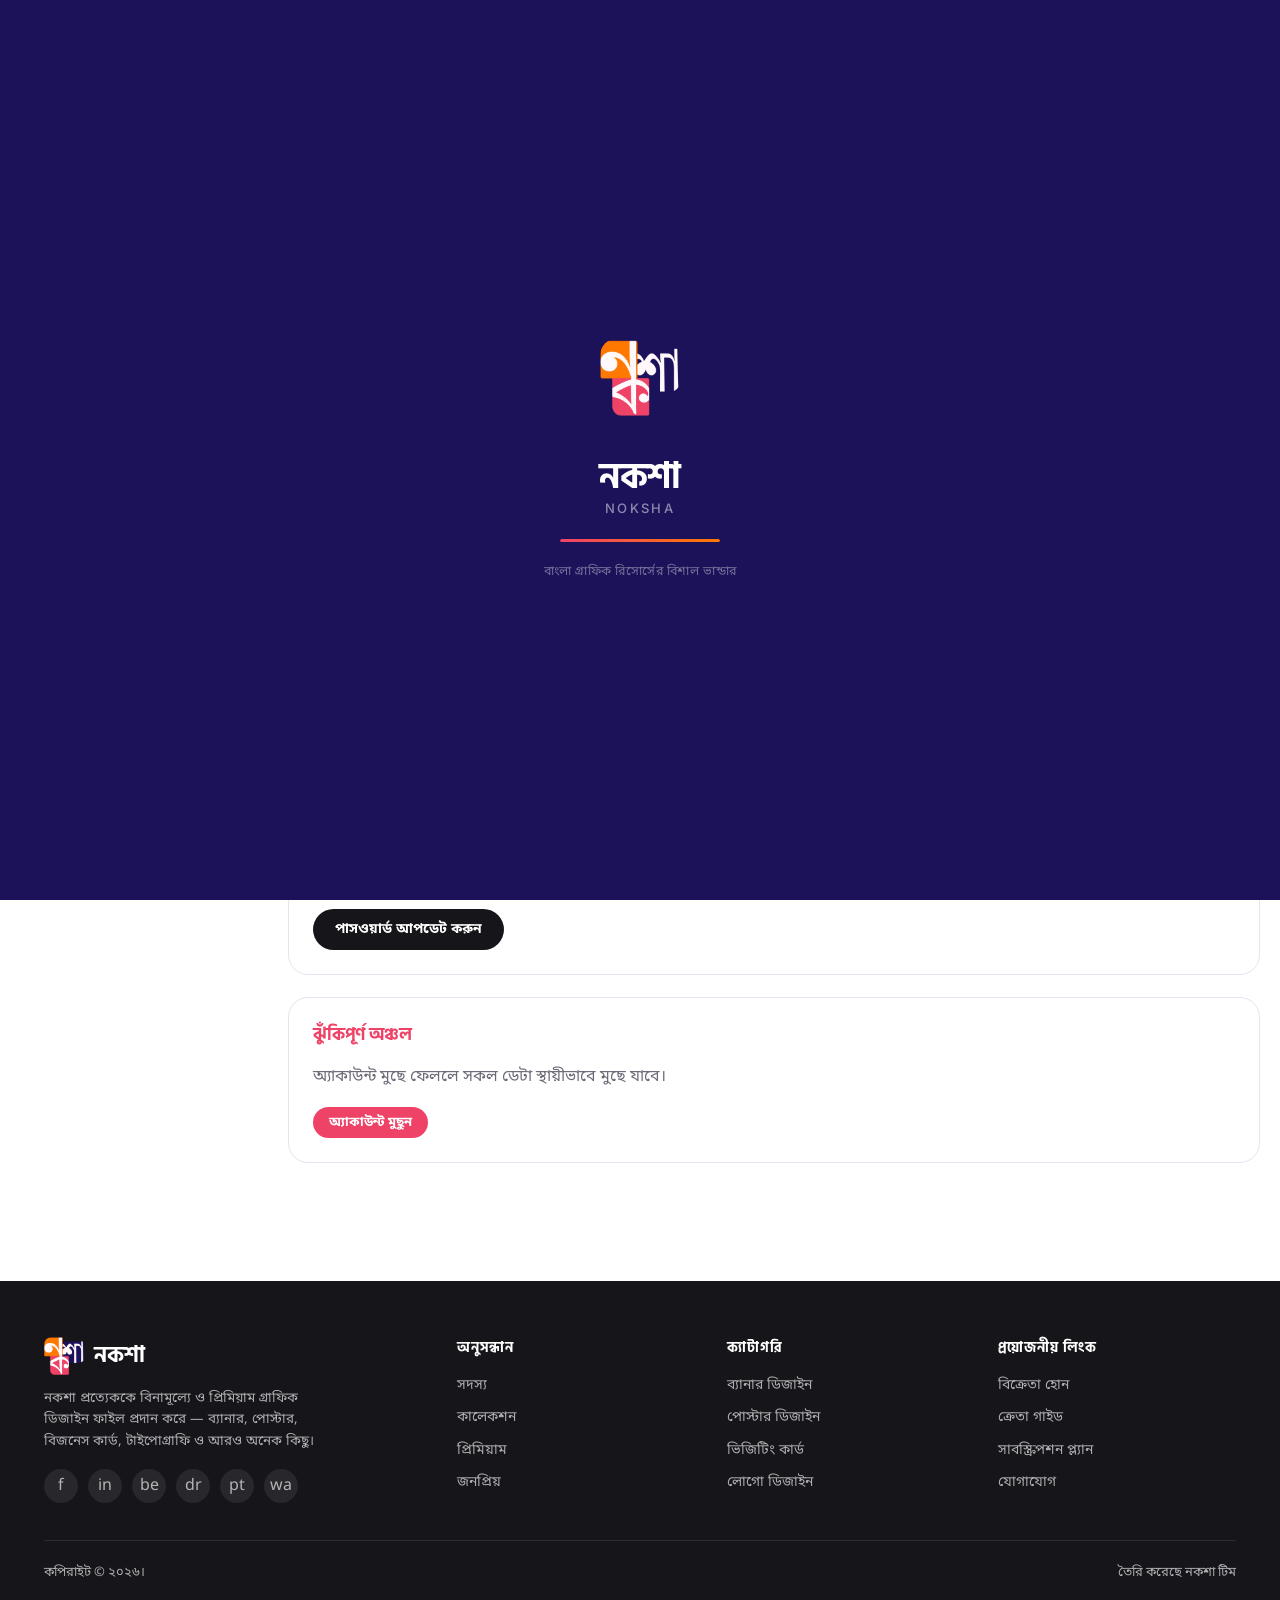
<file: pages/profile.html>
<!DOCTYPE html>
<html lang="bn" data-lang="bn">
<head>
<meta charset="UTF-8">
<meta name="viewport" content="width=device-width, initial-scale=1, shrink-to-fit=no">
<script src="../js/theme.js"></script>
<title>প্রোফাইল — Noksha</title>
<link rel="stylesheet" href="../css/main.css">
<link rel="stylesheet" href="../css/pages.css">
<link rel="stylesheet" href="../css/cursor.css">
</head>
<body data-root="..">
<script src="../js/layout.js"></script>
<script>renderHeader();</script>

<div class="container section">
  <div class="dash-shell">
    <aside class="dash-sidebar">
      <div class="dash-user">
        <div class="av">ক</div>
        <div>
          <div class="name">মোঃ করিম</div>
          <div class="role" lang-block="bn">ক্রেতা</div>
          <div class="role" lang-block="en" style="display:none;">Buyer</div>
        </div>
      </div>
      <nav class="dash-nav">
        <a href="dashboard.html">📊 <span lang-block="bn">ড্যাশবোর্ড</span><span lang-block="en" style="display:none;">Dashboard</span></a>
        <a href="profile.html" class="active">👤 <span lang-block="bn">প্রোফাইল</span><span lang-block="en" style="display:none;">Profile</span></a>
        <a href="dashboard.html?tab=orders">📦 <span lang-block="bn">অর্ডার</span><span lang-block="en" style="display:none;">Orders</span></a>
        <a href="dashboard.html?tab=downloads">⬇️ <span lang-block="bn">ডাউনলোড</span><span lang-block="en" style="display:none;">Downloads</span></a>
        <a href="subscription.html">⭐ <span lang-block="bn">সাবস্ক্রিপশন</span><span lang-block="en" style="display:none;">Subscription</span></a>
        <a href="login.html">🚪 <span lang-block="bn">লগ আউট</span><span lang-block="en" style="display:none;">Log Out</span></a>
      </nav>
    </aside>

    <div>
      <div class="panel-card">
        <h3 lang-block="bn">প্রোফাইল তথ্য</h3>
        <h3 lang-block="en">Profile Information</h3>
        <form onsubmit="return demoSubmit(event, null, document.documentElement.getAttribute('data-lang')==='en' ? 'Profile updated' : 'প্রোফাইল আপডেট হয়েছে')">
          <div class="flex" style="gap:18px; align-items:center; margin-bottom:22px;">
            <div style="width:72px;height:72px;border-radius:50%;background:var(--purple);display:flex;align-items:center;justify-content:center;font-size:26px;font-weight:700;color:var(--white);">ক</div>
            <div>
              <button type="button" class="btn btn-outline btn-sm" lang-block="bn">ছবি পরিবর্তন করুন</button>
              <button type="button" class="btn btn-outline btn-sm" lang-block="en" style="display:none;">Change Photo</button>
            </div>
          </div>
          <div class="field-row">
            <div class="field">
              <label lang-block="bn">পুরো নাম</label><label lang-block="en">Full Name</label>
              <input type="text" value="মোঃ করিম">
            </div>
            <div class="field">
              <label lang-block="bn">ফোন নম্বর</label><label lang-block="en">Phone Number</label>
              <input type="tel" value="01918990633">
            </div>
          </div>
          <div class="field">
            <label lang-block="bn">ইমেইল</label><label lang-block="en">Email</label>
            <input type="email" value="karim@example.com">
          </div>
          <div class="field">
            <label lang-block="bn">ঠিকানা</label><label lang-block="en">Address</label>
            <input type="text" placeholder="বাড়ি, রোড, এলাকা, শহর">
          </div>
          <button type="submit" class="btn btn-primary" lang-block="bn">সংরক্ষণ করুন</button>
          <button type="submit" class="btn btn-primary" lang-block="en" style="display:none;">Save Changes</button>
        </form>
      </div>

      <div class="panel-card">
        <h3 lang-block="bn">পাসওয়ার্ড পরিবর্তন</h3>
        <h3 lang-block="en">Change Password</h3>
        <form onsubmit="return demoSubmit(event, null, document.documentElement.getAttribute('data-lang')==='en' ? 'Password updated' : 'পাসওয়ার্ড আপডেট হয়েছে')">
          <div class="field">
            <label lang-block="bn">বর্তমান পাসওয়ার্ড</label><label lang-block="en">Current Password</label>
            <input type="password" placeholder="••••••••">
          </div>
          <div class="field-row">
            <div class="field">
              <label lang-block="bn">নতুন পাসওয়ার্ড</label><label lang-block="en">New Password</label>
              <input type="password" placeholder="••••••••">
            </div>
            <div class="field">
              <label lang-block="bn">নিশ্চিত করুন</label><label lang-block="en">Confirm Password</label>
              <input type="password" placeholder="••••••••">
            </div>
          </div>
          <button type="submit" class="btn btn-dark" lang-block="bn">পাসওয়ার্ড আপডেট করুন</button>
          <button type="submit" class="btn btn-dark" lang-block="en" style="display:none;">Update Password</button>
        </form>
      </div>

      <div class="panel-card">
        <h3 style="color:var(--red);" lang-block="bn">ঝুঁকিপূর্ণ অঞ্চল</h3>
        <h3 style="color:var(--red);" lang-block="en">Danger Zone</h3>
        <p class="muted" lang-block="bn">অ্যাকাউন্ট মুছে ফেললে সকল ডেটা স্থায়ীভাবে মুছে যাবে।</p>
        <p class="muted" lang-block="en">Deleting your account will permanently remove all your data.</p>
        <button class="btn btn-terracotta btn-sm" lang-block="bn">অ্যাকাউন্ট মুছুন</button>
        <button class="btn btn-terracotta btn-sm" lang-block="en" style="display:none;">Delete Account</button>
      </div>
    </div>
  </div>
</div>

<script>renderFooter();</script>
<script src="../js/cursor.js"></script>
<script src="../js/data.js"></script>
</body>
</html>
</file>
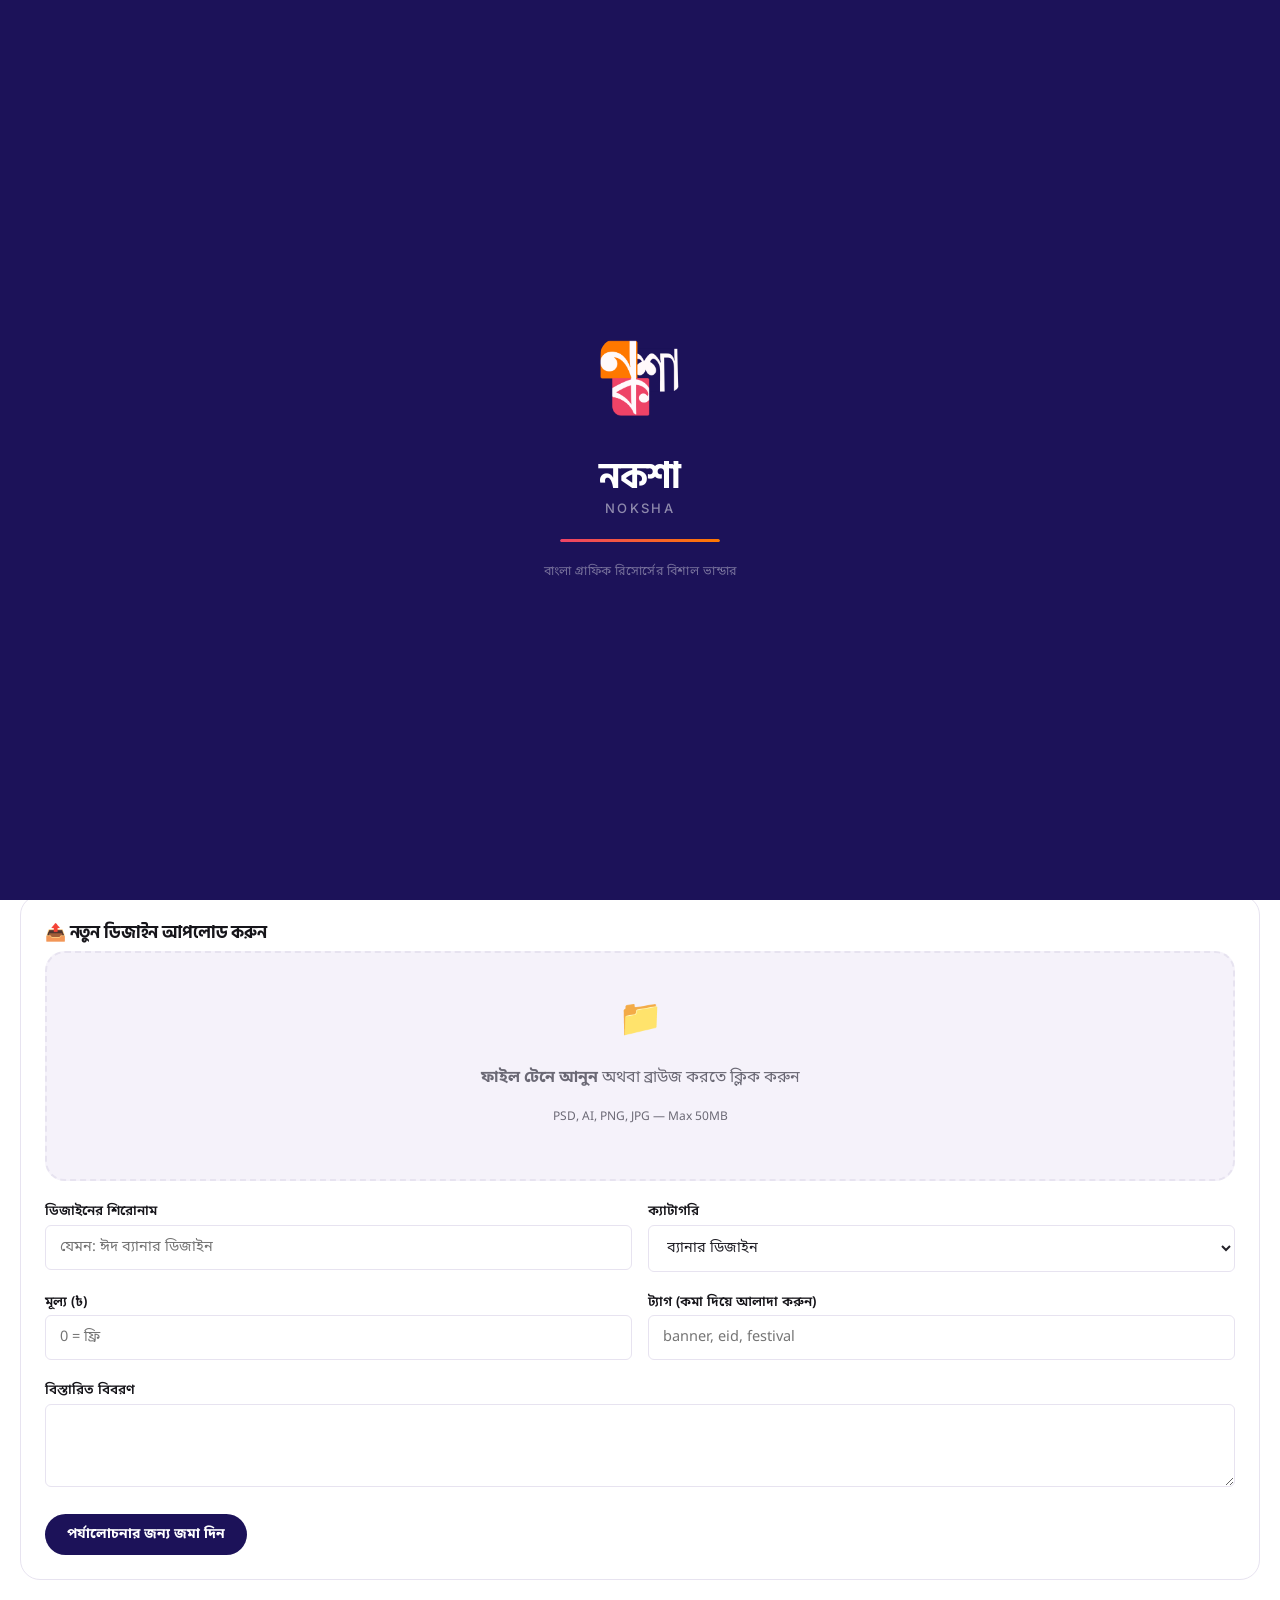
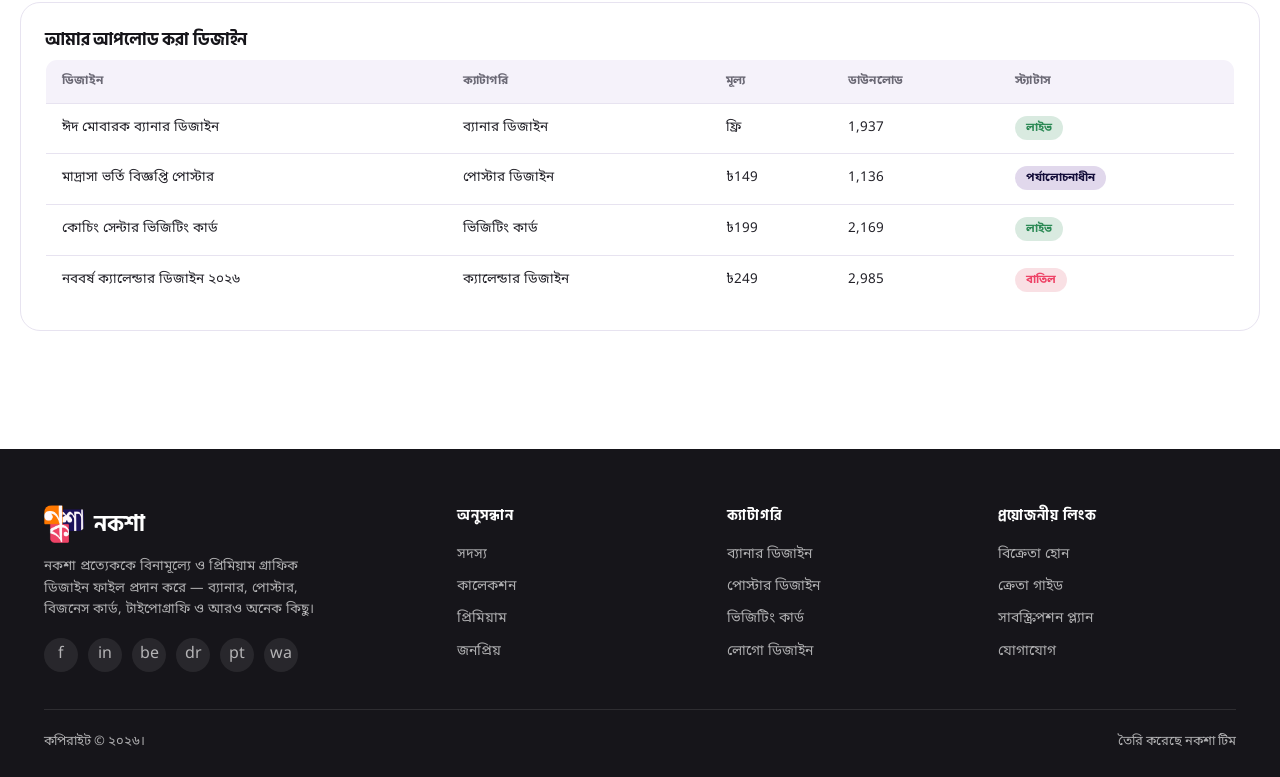
<file: pages/seller-page.html>
<!DOCTYPE html>
<html lang="bn" data-lang="bn">
<head>
<meta charset="UTF-8">
<meta name="viewport" content="width=device-width, initial-scale=1, shrink-to-fit=no">
<script src="../js/theme.js"></script>
<title>বিক্রেতা/ডিজাইনার — Noksha</title>
<link rel="stylesheet" href="../css/main.css">
<link rel="stylesheet" href="../css/pages.css">
<link rel="stylesheet" href="../css/cursor.css">
</head>
<body data-root="..">
<script src="../js/layout.js"></script>
<script>renderHeader();</script>

<section class="hero">
  <div class="container">
    <div class="hero-eyebrow">
      <span lang-block="bn">✦ ১২,০০০+ ডিজাইনার আয় করছেন</span>
      <span lang-block="en">✦ 12,000+ Designers Earning</span>
    </div>
    <h1 lang-block="bn">আপনার ডিজাইন বিক্রি করুন, প্রতি মাসে আয় করুন</h1>
    <h1 lang-block="en">Sell Your Designs, Earn Every Month</h1>
    <p lang-block="bn">আপনার তৈরি ব্যানার, পোস্টার, কার্ড ডিজাইন আপলোড করুন এবং হাজারো ক্রেতার কাছে পৌঁছান</p>
    <p lang-block="en">Upload your banners, posters, and card designs — reach thousands of buyers</p>
    <a href="signup.html" class="btn btn-primary" lang-block="bn">ডিজাইনার হিসেবে যোগ দিন →</a>
    <a href="signup.html" class="btn btn-primary" lang-block="en">Join as a Designer →</a>
  </div>
</section>

<div class="container section">
  <div class="section-head">
    <div>
      <h2 lang-block="bn">কেন নকশায় বিক্রি করবেন</h2>
      <h2 lang-block="en">Why Sell on Noksha</h2>
    </div>
  </div>
  <div class="feature-strip">
    <div class="feature-item">
      <div class="ic">💰</div>
      <h4 lang-block="bn">৭০% রেভিনিউ শেয়ার</h4>
      <h4 lang-block="en">70% Revenue Share</h4>
      <p lang-block="bn">প্রতিটি বিক্রয়ের সরাসরি বড় অংশ পাবেন আপনি</p>
      <p lang-block="en">You keep the lion's share of every sale</p>
    </div>
    <div class="feature-item">
      <div class="ic">📊</div>
      <h4 lang-block="bn">রিয়েল-টাইম অ্যানালিটিক্স</h4>
      <h4 lang-block="en">Real-Time Analytics</h4>
      <p lang-block="bn">ডাউনলোড, আয় ও পারফরম্যান্স ট্র্যাক করুন</p>
      <p lang-block="en">Track downloads, earnings and performance</p>
    </div>
    <div class="feature-item">
      <div class="ic">🏧</div>
      <h4 lang-block="bn">সহজ উইথড্র</h4>
      <h4 lang-block="en">Easy Withdrawals</h4>
      <p lang-block="bn">bKash, Nagad বা ব্যাংকে সরাসরি টাকা তুলুন</p>
      <p lang-block="en">Withdraw directly to bKash, Nagad or bank</p>
    </div>
    <div class="feature-item">
      <div class="ic">🌐</div>
      <h4 lang-block="bn">বিশাল ক্রেতা বেইজ</h4>
      <h4 lang-block="en">Huge Buyer Base</h4>
      <p lang-block="bn">৮০,০০০+ সক্রিয় সদস্যের কাছে পৌঁছান</p>
      <p lang-block="en">Reach 80,000+ active members</p>
    </div>
  </div>
</div>

<div class="container section">
  <div class="panel-card">
    <h3 lang-block="bn">📤 নতুন ডিজাইন আপলোড করুন</h3>
    <h3 lang-block="en">📤 Upload a New Design</h3>
    <form onsubmit="return demoSubmit(event, null, document.documentElement.getAttribute('data-lang')==='en' ? 'Design submitted for review' : 'ডিজাইন পর্যালোচনার জন্য জমা হয়েছে')">
      <div class="dropzone" style="margin-bottom:18px;">
        <div class="ic">📁</div>
        <p lang-block="bn"><strong>ফাইল টেনে আনুন</strong> অথবা ব্রাউজ করতে ক্লিক করুন</p>
        <p lang-block="en"><strong>Drag files here</strong> or click to browse</p>
        <p class="muted" style="font-size:12px;">PSD, AI, PNG, JPG — Max 50MB</p>
      </div>
      <div class="field-row">
        <div class="field">
          <label lang-block="bn">ডিজাইনের শিরোনাম</label><label lang-block="en">Design Title</label>
          <input type="text" placeholder="যেমন: ঈদ ব্যানার ডিজাইন" required>
        </div>
        <div class="field">
          <label lang-block="bn">ক্যাটাগরি</label><label lang-block="en">Category</label>
          <select id="upload-cat"></select>
        </div>
      </div>
      <div class="field-row">
        <div class="field">
          <label lang-block="bn">মূল্য (৳)</label><label lang-block="en">Price (৳)</label>
          <input type="number" placeholder="0 = ফ্রি" min="0">
        </div>
        <div class="field">
          <label lang-block="bn">ট্যাগ (কমা দিয়ে আলাদা করুন)</label><label lang-block="en">Tags (comma separated)</label>
          <input type="text" placeholder="banner, eid, festival">
        </div>
      </div>
      <div class="field">
        <label lang-block="bn">বিস্তারিত বিবরণ</label><label lang-block="en">Description</label>
        <textarea rows="3"></textarea>
      </div>
      <button type="submit" class="btn btn-primary" lang-block="bn">পর্যালোচনার জন্য জমা দিন</button>
      <button type="submit" class="btn btn-primary" lang-block="en" style="display:none;">Submit for Review</button>
    </form>
  </div>

  <div class="panel-card">
    <div class="flex-between">
      <div>
        <h3 lang-block="bn">আমার আপলোড করা ডিজাইন</h3>
        <h3 lang-block="en">My Uploaded Designs</h3>
      </div>
    </div>
    <table class="dash-table">
      <thead>
        <tr>
          <th lang-block="bn">ডিজাইন</th><th lang-block="en" style="display:none;">Design</th>
          <th lang-block="bn">ক্যাটাগরি</th><th lang-block="en" style="display:none;">Category</th>
          <th lang-block="bn">মূল্য</th><th lang-block="en" style="display:none;">Price</th>
          <th lang-block="bn">ডাউনলোড</th><th lang-block="en" style="display:none;">Downloads</th>
          <th lang-block="bn">স্ট্যাটাস</th><th lang-block="en" style="display:none;">Status</th>
        </tr>
      </thead>
      <tbody id="seller-table-body"></tbody>
    </table>
  </div>
</div>

<script>renderFooter();</script>
<script src="../js/cursor.js"></script>
<script src="../js/data.js"></script>
<script>
  function paintSellerPage() {
    const lang = document.documentElement.getAttribute('data-lang') || 'bn';
    document.getElementById('upload-cat').innerHTML = GB_CATEGORIES.map(c => `<option>${c[lang]}</option>`).join('');
    const statuses = [
      { cls: 'live', bn: 'লাইভ', en: 'Live' },
      { cls: 'pending', bn: 'পর্যালোচনাধীন', en: 'Pending' },
      { cls: 'live', bn: 'লাইভ', en: 'Live' },
      { cls: 'rejected', bn: 'বাতিল', en: 'Rejected' },
    ];
    document.getElementById('seller-table-body').innerHTML = GB_DESIGNS.slice(0, 4).map((d, i) => `
      <tr>
        <td>${d.title[lang]}</td>
        <td>${GB_CATEGORIES.find(c => c.id === d.cat)?.[lang] || ''}</td>
        <td>${priceLabel(d.price, lang)}</td>
        <td>${d.downloads.toLocaleString()}</td>
        <td><span class="status-pill ${statuses[i].cls}">${statuses[i][lang]}</span></td>
      </tr>`).join('');
  }
  document.addEventListener('DOMContentLoaded', () => {
    paintSellerPage();
    document.querySelectorAll('.lang-toggle button').forEach(b => b.addEventListener('click', paintSellerPage));
  });
</script>
</body>
</html>
</file>
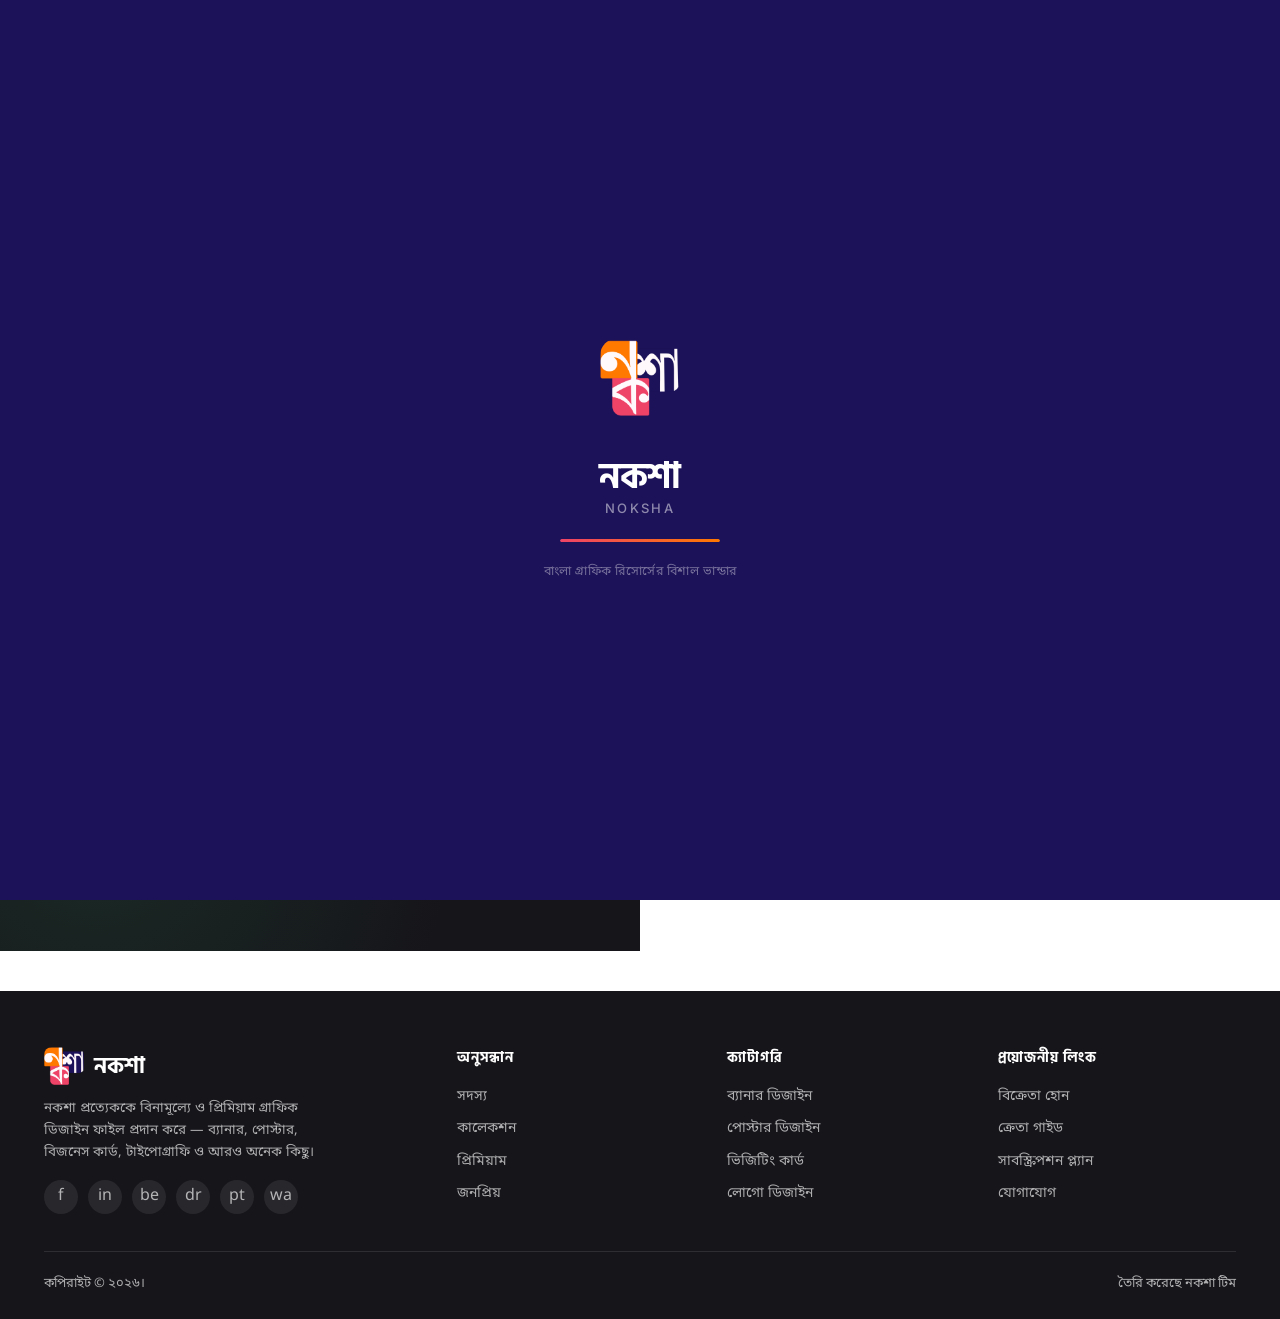
<file: pages/signup.html>
<!DOCTYPE html>
<html lang="bn" data-lang="bn">
<head>
<meta charset="UTF-8">
<meta name="viewport" content="width=device-width, initial-scale=1, shrink-to-fit=no">
<script src="../js/theme.js"></script>
<title>সাইন আপ — Noksha</title>
<link rel="stylesheet" href="../css/main.css">
<link rel="stylesheet" href="../css/pages.css">
<link rel="stylesheet" href="../css/cursor.css">
</head>
<body data-root="..">
<script src="../js/layout.js"></script>
<script>renderHeader();</script>

<div class="auth-shell">
  <div class="auth-visual">
    <h2 lang-block="bn">দেশের সেরা ডিজাইনারদের গ্রুপে যোগ দিন</h2>
    <h2 lang-block="en">Join the country's top designer community</h2>
    <p lang-block="bn">আপনার ডিজাইন আপলোড করুন, বিক্রি করুন এবং প্রতি মাসে আয় করুন। অথবা ক্রেতা হিসেবে যোগ দিয়ে হাজারো ডিজাইন ব্যবহার করুন।</p>
    <p lang-block="en">Upload your designs, sell them, and earn every month. Or join as a buyer to access thousands of designs.</p>
    <div class="auth-stats">
      <div><strong>৳২.৫ Cr+</strong><span lang-block="bn">পরিশোধিত আয়</span><span lang-block="en" style="display:none;">Paid to Designers</span></div>
      <div><strong>৯৮%</strong><span lang-block="bn">সন্তুষ্ট গ্রাহক</span><span lang-block="en" style="display:none;">Satisfaction Rate</span></div>
    </div>
  </div>
  <div class="auth-form-side">
    <div class="auth-form-wrap">
      <h1 lang-block="bn">অ্যাকাউন্ট তৈরি করুন</h1>
      <h1 lang-block="en">Create an Account</h1>
      <p class="muted" style="margin-bottom:24px;">
        <span lang-block="bn">আগে থেকে অ্যাকাউন্ট আছে? </span><span lang-block="en" style="display:none;">Already have an account? </span>
        <a href="login.html" style="color:var(--purple-dark); font-weight:700;" lang-block="bn">লগইন করুন</a>
        <a href="login.html" style="color:var(--purple-dark); font-weight:700;" lang-block="en">Log in</a>
      </p>

      <div class="role-toggle">
        <button type="button" class="active" data-role="buyer" lang-block="bn">ক্রেতা হিসেবে যোগ দিন</button>
        <button type="button" class="active" data-role="buyer" lang-block="en" style="display:none;">Join as Buyer</button>
        <button type="button" data-role="seller" lang-block="bn">ডিজাইনার হিসেবে যোগ দিন</button>
        <button type="button" data-role="seller" lang-block="en" style="display:none;">Join as Designer</button>
      </div>

      <form onsubmit="return demoSubmit(event, 'login.html', document.documentElement.getAttribute('data-lang')==='en' ? 'Account created — please log in' : 'অ্যাকাউন্ট তৈরি হয়েছে — লগইন করুন')">
        <div class="field-row">
          <div class="field">
            <label lang-block="bn">পুরো নাম</label>
            <label lang-block="en">Full Name</label>
            <input type="text" placeholder="মোঃ করিম" required>
          </div>
          <div class="field">
            <label lang-block="bn">ফোন নম্বর</label>
            <label lang-block="en">Phone Number</label>
            <input type="tel" placeholder="01XXXXXXXXX" required>
          </div>
        </div>
        <div class="field">
          <label lang-block="bn">ইমেইল</label>
          <label lang-block="en">Email</label>
          <input type="email" placeholder="example@email.com" required>
        </div>
        <div class="field">
          <label lang-block="bn">পাসওয়ার্ড</label>
          <label lang-block="en">Password</label>
          <input type="password" placeholder="কমপক্ষে ৮ অক্ষর" required>
        </div>
        <label class="checkbox-row" style="margin-bottom:18px;">
          <input type="checkbox" required>
          <span lang-block="bn">আমি <a href="#" style="color:var(--purple-dark);">শর্তাবলী</a> ও <a href="#" style="color:var(--purple-dark);">গোপনীয়তা নীতি</a> মেনে নিচ্ছি</span>
          <span lang-block="en" style="display:none;">I agree to the <a href="#" style="color:var(--purple-dark);">Terms</a> and <a href="#" style="color:var(--purple-dark);">Privacy Policy</a></span>
        </label>
        <button type="submit" class="btn btn-primary btn-block" lang-block="bn">অ্যাকাউন্ট তৈরি করুন</button>
        <button type="submit" class="btn btn-primary btn-block" lang-block="en" style="display:none;">Create Account</button>
      </form>

      <div class="form-divider"><span lang-block="bn">অথবা</span><span lang-block="en" style="display:none;">or</span></div>
      <div class="social-auth-row">
        <button class="social-auth-btn">🟦 Facebook</button>
        <button class="social-auth-btn">🟥 Google</button>
      </div>
    </div>
  </div>
</div>

<script>renderFooter();</script>
<script src="../js/cursor.js"></script>
<script src="../js/data.js"></script>
<script>
  document.querySelectorAll('.role-toggle button[data-role]').forEach(btn=>{
    btn.addEventListener('click', ()=>{
      document.querySelectorAll('.role-toggle button[data-role="'+btn.dataset.role+'"]').forEach(b=>b.classList.add('active'));
      document.querySelectorAll('.role-toggle button:not([data-role="'+btn.dataset.role+'"])').forEach(b=>b.classList.remove('active'));
    });
  });
</script>
</body>
</html>
</file>
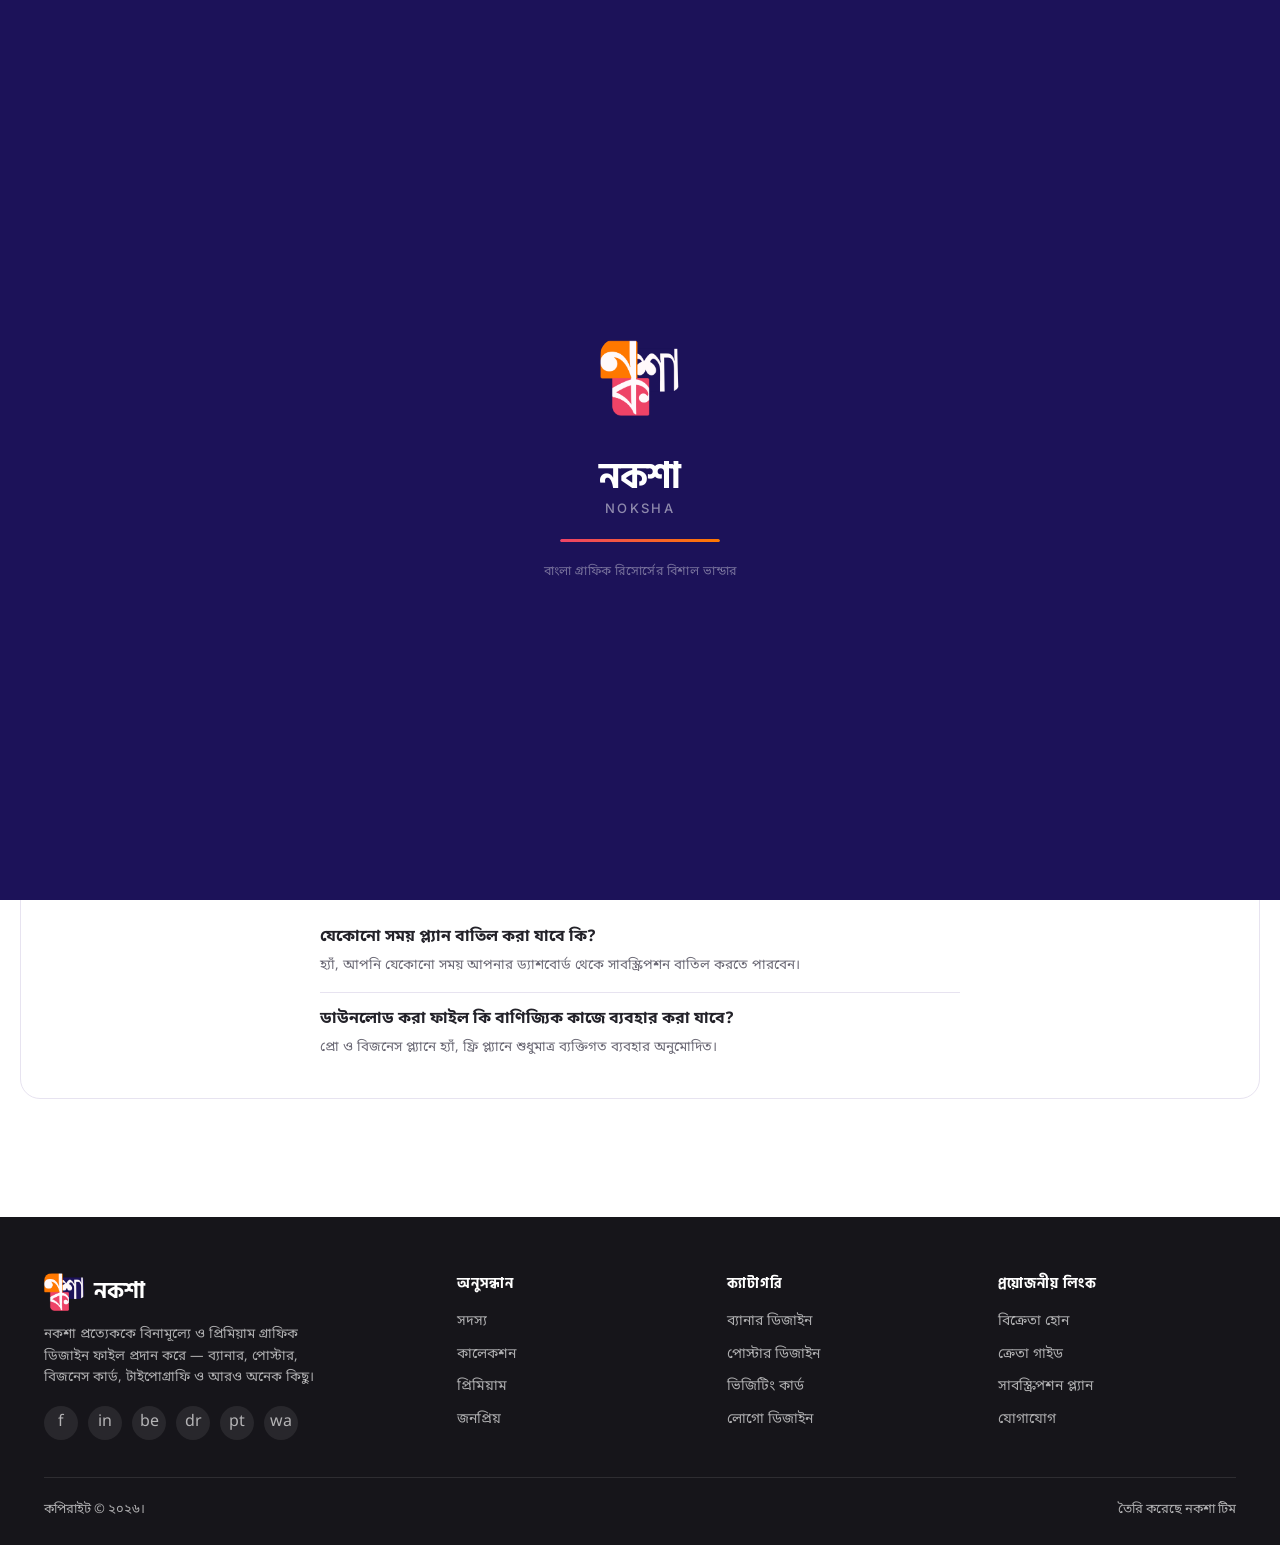
<file: pages/subscription.html>
<!DOCTYPE html>
<html lang="bn" data-lang="bn">
<head>
<meta charset="UTF-8">
<meta name="viewport" content="width=device-width, initial-scale=1, shrink-to-fit=no">
<script src="../js/theme.js"></script>
<title>সাবস্ক্রিপশন প্ল্যান — Noksha</title>
<link rel="stylesheet" href="../css/main.css">
<link rel="stylesheet" href="../css/pages.css">
<link rel="stylesheet" href="../css/cursor.css">
</head>
<body data-root="..">
<script src="../js/layout.js"></script>
<script>renderHeader();</script>

<div class="page-band center">
  <div class="container">
    <h1 lang-block="bn">আপনার জন্য সঠিক প্ল্যান বেছে নিন</h1>
    <h1 lang-block="en">Choose the Right Plan for You</h1>
    <p lang-block="bn">সীমাহীন ডাউনলোড, প্রিমিয়াম কালেকশন এবং আরও অনেক কিছু</p>
    <p lang-block="en">Unlimited downloads, premium collections and much more</p>
  </div>
</div>

<div class="container section">
  <div class="pricing-grid">
    <div class="price-card">
      <div class="plan-name" lang-block="bn">ফ্রি</div>
      <div class="plan-name" lang-block="en" style="display:none;">Free</div>
      <div class="plan-price">৳০<span lang-block="bn">/মাস</span><span lang-block="en" style="display:none;">/mo</span></div>
      <p class="muted" style="font-size:13.5px;" lang-block="bn">ব্যক্তিগতভাবে ব্যবহারের জন্য শুরু করুন</p>
      <p class="muted" style="font-size:13.5px;" lang-block="en">Get started with personal use</p>
      <ul>
        <li><span class="ck">✓</span><span lang-block="bn">প্রতি মাসে ৫টি ফ্রি ডাউনলোড</span><span lang-block="en" style="display:none;">5 free downloads / month</span></li>
        <li><span class="ck">✓</span><span lang-block="bn">স্ট্যান্ডার্ড রেজোলিউশন</span><span lang-block="en" style="display:none;">Standard resolution</span></li>
        <li><span class="ck">✓</span><span lang-block="bn">ব্যক্তিগত ব্যবহারের লাইসেন্স</span><span lang-block="en" style="display:none;">Personal use license</span></li>
      </ul>
      <a href="signup.html" class="btn btn-outline btn-block" lang-block="bn">শুরু করুন</a>
      <a href="signup.html" class="btn btn-outline btn-block" lang-block="en">Get Started</a>
    </div>

    <div class="price-card featured">
      <div class="pop-tag" lang-block="bn">সর্বাধিক জনপ্রিয়</div>
      <div class="pop-tag" lang-block="en" style="display:none;">Most Popular</div>
      <div class="plan-name" lang-block="bn">প্রো</div>
      <div class="plan-name" lang-block="en" style="display:none;">Pro</div>
      <div class="plan-price">৳৪৯৯<span lang-block="bn">/মাস</span><span lang-block="en" style="display:none;">/mo</span></div>
      <p class="muted" style="font-size:13.5px;" lang-block="bn">পেশাদার ডিজাইনারদের জন্য সেরা পছন্দ</p>
      <p class="muted" style="font-size:13.5px;" lang-block="en">Best choice for professional designers</p>
      <ul>
        <li><span class="ck">✓</span><span lang-block="bn">সীমাহীন ডাউনলোড</span><span lang-block="en" style="display:none;">Unlimited downloads</span></li>
        <li><span class="ck">✓</span><span lang-block="bn">হাই-রেজোলিউশন (300 DPI)</span><span lang-block="en" style="display:none;">High resolution (300 DPI)</span></li>
        <li><span class="ck">✓</span><span lang-block="bn">সকল প্রিমিয়াম কালেকশন</span><span lang-block="en" style="display:none;">All premium collections</span></li>
        <li><span class="ck">✓</span><span lang-block="bn">বাণিজ্যিক ব্যবহারের লাইসেন্স</span><span lang-block="en" style="display:none;">Commercial use license</span></li>
        <li><span class="ck">✓</span><span lang-block="bn">অগ্রাধিকার গ্রাহক সহায়তা</span><span lang-block="en" style="display:none;">Priority customer support</span></li>
      </ul>
      <a href="signup.html" class="btn btn-primary btn-block" lang-block="bn">প্রো নিন</a>
      <a href="signup.html" class="btn btn-primary btn-block" lang-block="en">Go Pro</a>
    </div>

    <div class="price-card">
      <div class="plan-name" lang-block="bn">বিজনেস</div>
      <div class="plan-name" lang-block="en" style="display:none;">Business</div>
      <div class="plan-price">৳১,৪৯৯<span lang-block="bn">/মাস</span><span lang-block="en" style="display:none;">/mo</span></div>
      <p class="muted" style="font-size:13.5px;" lang-block="bn">টিম ও এজেন্সির জন্য উপযুক্ত</p>
      <p class="muted" style="font-size:13.5px;" lang-block="en">Built for teams and agencies</p>
      <ul>
        <li><span class="ck">✓</span><span lang-block="bn">প্রো প্ল্যানের সবকিছু</span><span lang-block="en" style="display:none;">Everything in Pro</span></li>
        <li><span class="ck">✓</span><span lang-block="bn">৫টি টিম সদস্য সিট</span><span lang-block="en" style="display:none;">5 team member seats</span></li>
        <li><span class="ck">✓</span><span lang-block="bn">কাস্টম ডিজাইন রিকোয়েস্ট</span><span lang-block="en" style="display:none;">Custom design requests</span></li>
        <li><span class="ck">✓</span><span lang-block="bn">ডেডিকেটেড অ্যাকাউন্ট ম্যানেজার</span><span lang-block="en" style="display:none;">Dedicated account manager</span></li>
      </ul>
      <a href="signup.html" class="btn btn-outline btn-block" lang-block="bn">যোগাযোগ করুন</a>
      <a href="signup.html" class="btn btn-outline btn-block" lang-block="en">Contact Sales</a>
    </div>
  </div>

  <div class="panel-card center" style="margin-top:40px;">
    <h3 lang-block="bn">প্রায়শই জিজ্ঞাসিত প্রশ্ন</h3>
    <h3 lang-block="en">Frequently Asked Questions</h3>
    <div style="text-align:left; max-width:640px; margin:20px auto 0;">
      <div style="padding:14px 0; border-bottom:1px solid var(--line);">
        <strong lang-block="bn">যেকোনো সময় প্ল্যান বাতিল করা যাবে কি?</strong>
        <strong lang-block="en" style="display:none;">Can I cancel anytime?</strong>
        <p class="muted" style="margin:6px 0 0; font-size:13.5px;" lang-block="bn">হ্যাঁ, আপনি যেকোনো সময় আপনার ড্যাশবোর্ড থেকে সাবস্ক্রিপশন বাতিল করতে পারবেন।</p>
        <p class="muted" style="margin:6px 0 0; font-size:13.5px;" lang-block="en">Yes, you can cancel your subscription anytime from your dashboard.</p>
      </div>
      <div style="padding:14px 0;">
        <strong lang-block="bn">ডাউনলোড করা ফাইল কি বাণিজ্যিক কাজে ব্যবহার করা যাবে?</strong>
        <strong lang-block="en" style="display:none;">Can downloaded files be used commercially?</strong>
        <p class="muted" style="margin:6px 0 0; font-size:13.5px;" lang-block="bn">প্রো ও বিজনেস প্ল্যানে হ্যাঁ, ফ্রি প্ল্যানে শুধুমাত্র ব্যক্তিগত ব্যবহার অনুমোদিত।</p>
        <p class="muted" style="margin:6px 0 0; font-size:13.5px;" lang-block="en">Yes on Pro and Business plans. Free plan is for personal use only.</p>
      </div>
    </div>
  </div>
</div>

<script>renderFooter();</script>
<script src="../js/cursor.js"></script>
<script src="../js/data.js"></script>
</body>
</html>
</file>
<file: css/main.css>
@import url('https://fonts.googleapis.com/css2?family=Hind+Siliguri:wght@400;500;600;700&family=Noto+Sans+Bengali:wght@400;500;600;700&family=Inter:wght@400;500;600;700;800&family=JetBrains+Mono:wght@400;500;700&display=swap');

/* ======================================================================
   NOKSHA (নকশা) — DESIGN TOKEN SYSTEM
   ======================================================================
   Every color used anywhere on the site is defined ONCE here as a CSS
   variable. The rest of the CSS (and all pages) only ever reference
   these variable names — never raw hex codes. This means:

     -> If you want to change a color site-wide, change it ONLY here.
     -> If you want to retheme dark mode only, edit the second block
        (the "[data-theme="dark"]" block below), not this one.

   HOW DARK MODE WORKS:
   This site does NOT have a manual light/dark toggle button (per your
   request). Instead, it automatically matches the visitor's operating
   system / browser setting (Settings > Display > Dark Mode on most
   devices). This is handled in js/theme.js using:
       window.matchMedia('(prefers-color-scheme: dark)')
   That script adds data-theme="dark" or data-theme="light" to the
   <html> tag, and the CSS blocks below respond to that attribute.
   ====================================================================== */

:root {
  /* ---------- BRAND COLORS (same in both light & dark) ---------- */
  /* These are the three colors you asked for: purple / black / red.
     They stay constant; only BACKGROUNDS and TEXT swap between themes
     below, so the brand colors always look like "Noksha" either way. */
  --purple: #1F1652;        /* primary brand color (logo navy): buttons, links, active states */
  --purple-dark: #150F3B;   /* hover/pressed state */
  --purple-soft: #ECE9F7;   /* light navy wash, badges/icon backgrounds (light mode) */
  --red: #F0468A;           /* logo pink: sale tags, alerts, "remove" actions, error states */
  --red-dark: #C92F6E;      /* hover state for pink/red buttons */
  --orange: #F7860F;        /* logo orange: secondary accent for highlights/badges */
  --orange-dark: #D66E00;

  /* "Always-dark" surface: used for the header utility bar, hero section,
     footer, and dark CTA bands. This is INTENTIONALLY the same near-black
     in both light and dark mode — these are designed as permanent "dark
     panels" inside the page (like a print poster's black ink block), not
     something that should turn white when the site theme flips.
     If you want these panels to also lighten in dark mode, change
     --surface-dark below to use var(--paper-dim) instead. */
  --surface-dark: #16151A;
  --surface-dark-soft: #2B2A39;
  --on-dark: #FFFFFF;         /* text color used on top of --surface-dark, always white */
  --on-dark-muted: rgba(255,255,255,0.7);

  /* ---------- TYPOGRAPHY (unchanged from before) ---------- */
  --font-display: 'Hind Siliguri', 'Inter', sans-serif;
  --font-body: 'Noto Sans Bengali', 'Inter', sans-serif;
  --font-mono: 'JetBrains Mono', monospace;

  /* ---------- SHAPE / SPACING ---------- */
  --radius-sm: 6px;
  --radius-md: 12px;
  --radius-lg: 20px;

  /* =====================================================================
     LIGHT MODE (default) — white background, near-black text
     This block is the DEFAULT. Dark mode (further down) OVERRIDES these
     same variable names, so the rest of the CSS file never needs to
     know which mode is active.
     ===================================================================== */
  --ink: #16151A;            /* near-black: headings */
  --ink-soft: #2B2A33;       /* near-black, slightly lighter: secondary headings */
  --paper: #FFFFFF;          /* page background = WHITE, as requested */
  --paper-dim: #F5F2FA;      /* faint purple-tinted off-white for section backgrounds, cards-on-cards */
  --charcoal: #232229;       /* main body text */
  --charcoal-soft: #6B6975;  /* muted/secondary text (timestamps, captions) */
  --line: #E7E3F0;           /* borders / dividers */
  --white: #FFFFFF;          /* literal white, used where we need true white regardless of theme */
  --success: #2E8B57;        /* kept for "in stock / live / paid" style statuses */

  --shadow-card: 0 2px 14px rgba(22, 21, 26, 0.08);
  --shadow-lift: 0 10px 30px rgba(22, 21, 26, 0.18);
}

/* =====================================================================
   DARK MODE OVERRIDES
   Activated automatically by js/theme.js adding data-theme="dark" to
   the <html> tag when the OS/browser is set to dark mode.
   Only background/text/border tokens change — --purple and --red stay
   the same hue family so the brand still reads as "Noksha", just
   brightened slightly so they stay readable on a dark background.
   ===================================================================== */
[data-theme="dark"] {
  /* Note: --surface-dark, --surface-dark-soft, --on-dark are NOT redefined
     here on purpose — those panels (hero, footer, CTA bands) are designed
     to stay dark in both themes. Everything else below DOES flip. */
  --purple: #7C72D9;          /* brightened navy-purple so it pops on dark backgrounds */
  --purple-dark: #6259C4;
  --purple-soft: #232049;     /* dark wash instead of light wash, for badges/icons */
  --red: #FF6FA3;             /* brightened pink for contrast on dark backgrounds */
  --red-dark: #E2548A;
  --orange: #FFA13F;
  --orange-dark: #F0860F;

  --ink: #F5F4F8;            /* "headings" are near-white in dark mode */
  --ink-soft: #DEDCE6;
  --paper: #121116;          /* page background = DARK, as requested */
  --paper-dim: #1C1A22;      /* slightly lighter than page background, for section/card contrast */
  --charcoal: #E4E2E9;       /* main body text becomes light */
  --charcoal-soft: #9C99A8;  /* muted text, still readable on dark */
  --line: #2E2B38;           /* borders, visible but subtle on dark */
  --success: #4CAF77;

  --shadow-card: 0 2px 14px rgba(0, 0, 0, 0.45);
  --shadow-lift: 0 10px 30px rgba(0, 0, 0, 0.6);
}

* { box-sizing: border-box; }
html { scroll-behavior: smooth; }

/* Smooth transition between themes so the auto dark/light switch doesn't flash harshly */
body, .site-header, .site-footer, .design-card, .form-card, .panel-card, .summary-card,
.product-info-panel, .filter-box, .price-card, .dash-sidebar, .stat-card {
  transition: background-color 0.25s ease, color 0.25s ease, border-color 0.25s ease;
}

body {
  margin: 0;
  font-family: var(--font-body);
  background: var(--paper);
  color: var(--charcoal);
  line-height: 1.6;
  -webkit-font-smoothing: antialiased;
}

h1, h2, h3, h4, h5 {
  font-family: var(--font-display);
  color: var(--ink);
  margin: 0 0 0.4em 0;
  font-weight: 700;
  letter-spacing: -0.01em;
}

a { color: inherit; text-decoration: none; }
img { max-width: 100%; display: block; }
button { font-family: inherit; cursor: pointer; }
input, select, textarea { font-family: inherit; }

.container {
  max-width: 1240px;
  margin: 0 auto;
  padding: 0 24px;
}

/* Focus visibility */
a:focus-visible, button:focus-visible, input:focus-visible, select:focus-visible, textarea:focus-visible {
  outline: 3px solid var(--purple);
  outline-offset: 2px;
}

@media (prefers-reduced-motion: reduce) {
  * { animation-duration: 0.001ms !important; transition-duration: 0.001ms !important; }
}

/* ============ PERFORATION SIGNATURE MOTIF ============ */
.perf-edge {
  position: relative;
}
.perf-edge::after {
  content: "";
  position: absolute;
  left: 0; right: 0; bottom: -1px;
  height: 12px;
  background-image: radial-gradient(circle, var(--paper) 3.5px, transparent 3.6px);
  background-size: 16px 16px;
  background-position: 4px 0;
}

.stamp-badge {
  display: inline-flex;
  align-items: center;
  justify-content: center;
  border: 2px dashed var(--ink);
  border-radius: 50%;
  transform: rotate(-6deg);
}

/* ============ TOP UTILITY BAR ============ */
.utility-bar {
  background: var(--surface-dark);
  color: var(--on-dark-muted);
  font-size: 13px;
  padding: 7px 0;
}
.utility-bar .container {
  display: flex;
  justify-content: space-between;
  align-items: center;
  flex-wrap: wrap;
  gap: 8px;
}
.utility-bar a { opacity: 0.85; }
.utility-bar a:hover { opacity: 1; color: var(--purple); }
.lang-toggle {
  display: flex;
  gap: 4px;
  background: rgba(255,255,255,0.08);
  border-radius: 20px;
  padding: 3px;
}
.lang-toggle button {
  background: none;
  border: none;
  color: var(--paper-dim);
  padding: 3px 12px;
  border-radius: 16px;
  font-size: 12px;
  font-weight: 600;
}
.lang-toggle button.active {
  background: var(--purple);
  color: var(--white);
}

/* ============ HEADER / NAV ============ */
.site-header {
  background: var(--paper);
  border-bottom: 1px solid var(--line);
  position: sticky;
  top: 0;
  z-index: 100;
}
.nav-row {
  display: flex;
  align-items: center;
  justify-content: space-between;
  padding: 14px 0;
  gap: 24px;
}
.logo {
  display: flex;
  align-items: center;
  gap: 10px;
  font-family: var(--font-display);
  font-weight: 700;
  font-size: 22px;
  color: var(--ink);
  flex-shrink: 0;
}
/* Placeholder logo box (the purple square with "ন" inside it).
   Controlled from js/layout.js — see the renderLogoMark() function there
   for instructions on replacing this with your own logo image file. */
.logo .mark {
  width: 38px; height: 38px;
  background: var(--purple);
  border-radius: 10px;
  display: flex;
  align-items: center;
  justify-content: center;
  font-size: 20px;
  transform: rotate(-4deg);
  color: var(--white);
  font-weight: 800;
}
/* Once you switch js/layout.js to use an <img class="logo-img"> instead
   of the placeholder <span class="mark">, this rule controls its size.
   Adjust height to taste — width auto-scales to keep your logo's
   original proportions. Remove border-radius if your logo isn't meant
   to be cropped into a rounded shape (e.g. a wordmark/text logo). */
.logo-img {
  height: 38px;
  width: auto;
  border-radius: 8px;
  display: block;
}
.main-nav {
  display: flex;
  align-items: center;
  gap: 28px;
  flex-wrap: wrap;
}
.main-nav a {
  font-size: 15px;
  font-weight: 600;
  color: var(--charcoal);
  position: relative;
  padding: 6px 0;
}
.main-nav a:hover { color: var(--purple-dark); }
.main-nav .dropdown-wrap { position: relative; }
.dropdown-panel {
  display: none;
  position: absolute;
  top: 100%;
  left: -16px;
  background: var(--paper);
  border: 1px solid var(--line);
  border-radius: var(--radius-md);
  box-shadow: var(--shadow-lift);
  padding: 10px;
  min-width: 230px;
  flex-direction: column;
}
.dropdown-wrap:hover .dropdown-panel,
.dropdown-wrap:focus-within .dropdown-panel { display: flex; }
.dropdown-panel a {
  padding: 9px 12px;
  border-radius: var(--radius-sm);
  font-size: 14px;
  font-weight: 500;
}
.dropdown-panel a:hover { background: var(--paper-dim); }

.nav-actions {
  display: flex;
  align-items: center;
  gap: 14px;
  flex-shrink: 0;
}
.icon-btn {
  position: relative;
  width: 38px; height: 38px;
  border-radius: 50%;
  background: var(--paper-dim);
  display: flex;
  align-items: center;
  justify-content: center;
  border: none;
  color: var(--ink);
  font-size: 17px;
}
.icon-btn:hover { background: var(--purple); color: var(--white); }

/* ============ HEADER SEARCH BOX (expand-on-click) ============
   Wraps the search icon button. Clicking the icon toggles the
   `.header-search-box` open/closed via the `.is-open` class
   (see toggleHeaderSearch() in js/main.js). */
.header-search-wrap { position: relative; }
.header-search-box {
  position: absolute;
  top: calc(100% + 10px);
  right: 0;
  display: flex;
  align-items: center;
  background: var(--paper);
  border: 1.5px solid var(--line);
  border-radius: 999px;
  box-shadow: var(--shadow-lift);
  padding: 5px;
  width: 280px;
  opacity: 0;
  transform: translateY(-6px) scale(0.97);
  pointer-events: none;
  transition: opacity 0.15s ease, transform 0.15s ease;
  z-index: 200;
}
.header-search-box.is-open {
  opacity: 1;
  transform: translateY(0) scale(1);
  pointer-events: auto;
}
.header-search-box input {
  flex: 1;
  border: none;
  outline: none;
  background: transparent;
  padding: 9px 14px;
  font-size: 14px;
  color: var(--charcoal);
}
.header-search-box button {
  background: var(--purple);
  color: var(--white);
  border: none;
  width: 34px; height: 34px;
  border-radius: 50%;
  font-size: 15px;
  flex-shrink: 0;
}
@media (max-width: 960px) {
  .header-search-box { right: -40px; width: 240px; }
}
.cart-count {
  position: absolute;
  top: -4px; right: -4px;
  background: var(--red);
  color: var(--white);
  font-size: 10px;
  font-weight: 700;
  width: 17px; height: 17px;
  border-radius: 50%;
  display: flex;
  align-items: center;
  justify-content: center;
}
.btn {
  display: inline-flex;
  align-items: center;
  justify-content: center;
  gap: 8px;
  padding: 11px 22px;
  border-radius: 999px;
  font-weight: 700;
  font-size: 14px;
  border: none;
  transition: transform 0.15s ease, box-shadow 0.15s ease;
}
.btn:hover { transform: translateY(-1px); }
.btn-primary { background: var(--purple); color: var(--white); }
.btn-primary:hover { box-shadow: 0 6px 18px rgba(107,63,160,0.45); }
.btn-dark { background: var(--surface-dark); color: var(--on-dark); }
.btn-dark:hover { box-shadow: 0 6px 18px rgba(22,21,26,0.3); }
.btn-outline { background: transparent; border: 2px solid var(--ink); color: var(--ink); padding: 9px 20px; }
.btn-outline:hover { background: var(--ink); color: var(--paper); }
.btn-terracotta { background: var(--red); color: var(--white); }
.btn-terracotta:hover { box-shadow: 0 6px 18px rgba(214,51,74,0.4); }
.btn-block { width: 100%; }
.btn-sm { padding: 7px 16px; font-size: 13px; }

.mobile-menu-btn { display: none; background: none; border: none; font-size: 24px; color: var(--ink); }

@media (max-width: 960px) {
  .main-nav { display: none; }
  .mobile-menu-btn { display: block; }
  .nav-actions .btn-outline { display: none; }
}

/* ============ HERO ============ */
.hero {
  background: var(--surface-dark);
  background-image: radial-gradient(circle at 85% 20%, rgba(107,63,160,0.18), transparent 45%),
                     radial-gradient(circle at 10% 90%, rgba(46,139,87,0.15), transparent 40%);
  color: var(--white);
  padding: 64px 0 56px;
  position: relative;
  overflow: hidden;
}
.hero-eyebrow {
  display: inline-flex;
  align-items: center;
  gap: 8px;
  background: rgba(107,63,160,0.15);
  border: 1px solid rgba(107,63,160,0.4);
  color: var(--purple);
  padding: 6px 16px;
  border-radius: 999px;
  font-size: 13px;
  font-weight: 700;
  margin-bottom: 20px;
}
.hero h1 {
  color: var(--white);
  font-size: clamp(32px, 5vw, 52px);
  line-height: 1.15;
  max-width: 760px;
}
.hero p {
  color: rgba(255,255,255,0.75);
  font-size: 17px;
  max-width: 540px;
  margin-bottom: 28px;
}
.search-pill {
  display: flex;
  background: var(--paper);
  border-radius: 999px;
  padding: 6px;
  max-width: 560px;
  box-shadow: var(--shadow-lift);
}
.search-pill input {
  flex: 1;
  border: none;
  outline: none;
  padding: 12px 18px;
  font-size: 15px;
  background: transparent;
  color: var(--charcoal);
}
.search-pill button {
  background: var(--surface-dark);
  color: var(--on-dark);
  border: none;
  border-radius: 999px;
  padding: 0 26px;
  font-weight: 700;
  font-size: 14px;
}
.tag-row {
  display: flex;
  gap: 8px;
  flex-wrap: wrap;
  margin-top: 18px;
}
.tag-pill {
  background: rgba(255,255,255,0.08);
  border: 1px solid rgba(255,255,255,0.18);
  color: rgba(255,255,255,0.8);
  padding: 5px 14px;
  border-radius: 999px;
  font-size: 12.5px;
}
.tag-pill:hover { background: rgba(107,63,160,0.2); color: var(--purple); }

/* ============ SECTIONS ============ */
.section { padding: 56px 0; }
.section-head {
  display: flex;
  align-items: flex-end;
  justify-content: space-between;
  margin-bottom: 28px;
  flex-wrap: wrap;
  gap: 12px;
}
.section-head h2 { font-size: 28px; margin: 0; }
.section-head p { color: var(--charcoal-soft); margin: 6px 0 0; font-size: 14.5px; }
.see-all { font-weight: 700; font-size: 14px; color: var(--purple-dark); white-space: nowrap; }
.see-all:hover { text-decoration: underline; }

/* ============ CATEGORY GRID ============ */
.cat-grid {
  display: grid;
  grid-template-columns: repeat(auto-fill, minmax(150px, 1fr));
  gap: 16px;
}
.cat-card {
  background: var(--paper);
  border: 1px solid var(--line);
  border-radius: var(--radius-md);
  padding: 18px 14px;
  text-align: center;
  transition: transform 0.18s ease, box-shadow 0.18s ease, border-color 0.18s ease;
}
.cat-card:hover {
  transform: translateY(-4px);
  box-shadow: var(--shadow-card);
  border-color: var(--purple);
}
.cat-card .ic {
  width: 52px; height: 52px;
  margin: 0 auto 12px;
  border-radius: 50%;
  display: flex;
  align-items: center;
  justify-content: center;
  font-size: 24px;
  background: var(--paper-dim);
}
.cat-card span {
  font-size: 13.5px;
  font-weight: 600;
  color: var(--ink);
}

/* ============ DESIGN CARD (perforated receipt motif) ============ */
.design-grid {
  display: grid;
  grid-template-columns: repeat(auto-fill, minmax(220px, 1fr));
  gap: 22px;
}
.design-card {
  background: var(--paper);
  border-radius: var(--radius-md);
  overflow: visible;
  box-shadow: var(--shadow-card);
  transition: transform 0.2s ease, box-shadow 0.2s ease;
  display: flex;
  flex-direction: column;
}
.design-card:hover { transform: translateY(-5px); box-shadow: var(--shadow-lift); }
.design-thumb {
  position: relative;
  border-radius: var(--radius-md) var(--radius-md) 0 0;
  overflow: hidden;
  aspect-ratio: 4/5;
  background: var(--paper-dim);
}
.design-thumb img { width: 100%; height: 100%; object-fit: cover; }
.design-thumb .badge {
  position: absolute;
  top: 10px; left: 10px;
  background: var(--red);
  color: var(--white);
  font-size: 11px;
  font-weight: 700;
  padding: 4px 10px;
  border-radius: 6px;
}
.design-thumb .fav-btn {
  position: absolute;
  top: 10px; right: 10px;
  width: 32px; height: 32px;
  background: rgba(255,255,255,0.92);
  border-radius: 50%;
  border: none;
  display: flex;
  align-items: center;
  justify-content: center;
}
.design-thumb .quick-add {
  position: absolute;
  bottom: 0; left: 0; right: 0;
  background: rgba(22,21,26,0.92);
  color: var(--white);
  text-align: center;
  padding: 10px;
  font-size: 13px;
  font-weight: 700;
  transform: translateY(100%);
  transition: transform 0.2s ease;
}
.design-card:hover .quick-add { transform: translateY(0); }
.design-body {
  padding: 14px 16px 16px;
  position: relative;
}
.design-body h4 {
  font-size: 14.5px;
  font-weight: 600;
  color: var(--ink);
  margin: 0 0 6px;
  line-height: 1.4;
}
.design-meta {
  display: flex;
  justify-content: space-between;
  align-items: center;
  font-size: 12.5px;
  color: var(--charcoal-soft);
}
.design-price { font-family: var(--font-mono); font-weight: 700; color: var(--red); }
.design-price.free { color: var(--success); }

/* ============ COLLECTION CARD ============ */
.collection-card {
  background: var(--paper);
  border-radius: var(--radius-lg);
  overflow: hidden;
  box-shadow: var(--shadow-card);
}
.collection-imgs {
  display: grid;
  grid-template-columns: 2fr 1fr;
  gap: 3px;
  height: 220px;
}
.collection-imgs img { width: 100%; height: 100%; object-fit: cover; }
.collection-imgs .stack { display: grid; gap: 3px; }
.collection-body { padding: 18px 20px; }
.collection-body h3 { font-size: 18px; margin-bottom: 4px; }
.collection-body .by { font-size: 13px; color: var(--charcoal-soft); }

/* ============ FEATURE STRIP ============ */
.feature-strip {
  display: grid;
  grid-template-columns: repeat(4, 1fr);
  gap: 24px;
}
.feature-item { text-align: left; }
.feature-item .ic {
  width: 48px; height: 48px;
  border-radius: 12px;
  background: var(--paper-dim);
  display: flex;
  align-items: center;
  justify-content: center;
  font-size: 22px;
  margin-bottom: 14px;
  color: var(--purple-dark);
}
.feature-item h4 { font-size: 16px; margin-bottom: 6px; }
.feature-item p { font-size: 13.5px; color: var(--charcoal-soft); margin: 0; }

@media (max-width: 900px) {
  .feature-strip { grid-template-columns: repeat(2, 1fr); }
}
@media (max-width: 560px) {
  .feature-strip { grid-template-columns: 1fr; }
}

/* ============ CTA BAND ============ */
.cta-band {
  background: linear-gradient(120deg, var(--surface-dark), var(--surface-dark-soft));
  border-radius: var(--radius-lg);
  padding: 48px;
  text-align: center;
  color: var(--white);
  position: relative;
  overflow: hidden;
}
.cta-band::before {
  content: "";
  position: absolute;
  inset: 0;
  background-image: radial-gradient(circle at 90% 10%, rgba(107,63,160,0.2), transparent 50%);
}
.cta-band h2 { color: var(--white); position: relative; }
.cta-band p { color: rgba(255,255,255,0.7); margin-bottom: 24px; position: relative; }

/* ============ FOOTER ============ */
.site-footer {
  background: var(--surface-dark);
  color: rgba(255,255,255,0.65);
  padding: 56px 0 24px;
  margin-top: 40px;
}
.footer-grid {
  display: grid;
  grid-template-columns: 1.6fr 1fr 1fr 1fr;
  gap: 32px;
  padding-bottom: 36px;
  border-bottom: 1px solid rgba(255,255,255,0.1);
}
.footer-grid h5 {
  color: var(--white);
  font-size: 14px;
  margin-bottom: 16px;
  text-transform: uppercase;
  letter-spacing: 0.05em;
}
.footer-grid ul { list-style: none; padding: 0; margin: 0; }
.footer-grid li { margin-bottom: 10px; font-size: 14px; }
.footer-grid a:hover { color: var(--purple); }
.footer-bottom {
  display: flex;
  justify-content: space-between;
  align-items: center;
  padding-top: 22px;
  font-size: 13px;
  flex-wrap: wrap;
  gap: 10px;
}
.social-row { display: flex; gap: 10px; }
.social-row a {
  width: 34px; height: 34px;
  border-radius: 50%;
  background: rgba(255,255,255,0.08);
  display: flex;
  align-items: center;
  justify-content: center;
}
.social-row a:hover { background: var(--purple); color: var(--white); }

@media (max-width: 900px) {
  .footer-grid { grid-template-columns: 1fr 1fr; }
}

/* ============ BREADCRUMB ============ */
.breadcrumb {
  font-size: 13.5px;
  color: var(--charcoal-soft);
  padding: 18px 0 0;
}
.breadcrumb a:hover { color: var(--purple-dark); }
.breadcrumb .sep { margin: 0 6px; }

/* ============ PAGE HEADER BAND ============ */
.page-band {
  background: var(--paper-dim);
  border-bottom: 1px solid var(--line);
  padding: 32px 0;
}
.page-band h1 { font-size: 28px; margin-bottom: 6px; }
.page-band p { color: var(--charcoal-soft); margin: 0; font-size: 14.5px; }

/* ============ FORM ELEMENTS ============ */
.form-card {
  background: var(--paper);
  border: 1px solid var(--line);
  border-radius: var(--radius-lg);
  padding: 36px;
  box-shadow: var(--shadow-card);
}
.field { margin-bottom: 18px; }
.field label {
  display: block;
  font-size: 13.5px;
  font-weight: 600;
  color: var(--ink);
  margin-bottom: 7px;
}
.field input, .field select, .field textarea {
  width: 100%;
  padding: 12px 14px;
  border: 1.5px solid var(--line);
  border-radius: var(--radius-sm);
  font-size: 14.5px;
  background: var(--paper);
  color: var(--charcoal);
  transition: border-color 0.15s ease;
}
.field input:focus, .field select:focus, .field textarea:focus {
  border-color: var(--purple);
  outline: none;
}
.field-row { display: grid; grid-template-columns: 1fr 1fr; gap: 16px; }
.checkbox-row { display: flex; align-items: center; gap: 8px; font-size: 13.5px; color: var(--charcoal-soft); }
.checkbox-row input { width: auto; }
.form-divider {
  display: flex;
  align-items: center;
  gap: 12px;
  margin: 22px 0;
  color: var(--charcoal-soft);
  font-size: 13px;
}
.form-divider::before, .form-divider::after {
  content: "";
  flex: 1;
  height: 1px;
  background: var(--line);
}
.social-auth-row { display: flex; gap: 12px; }
.social-auth-btn {
  flex: 1;
  display: flex;
  align-items: center;
  justify-content: center;
  gap: 8px;
  padding: 11px;
  border: 1.5px solid var(--line);
  border-radius: var(--radius-sm);
  background: var(--paper);
  font-weight: 600;
  font-size: 13.5px;
  color: var(--charcoal);
}
.social-auth-btn:hover { border-color: var(--ink); }

/* ============ TOAST ============ */
.toast {
  position: fixed;
  bottom: 24px;
  left: 50%;
  transform: translateX(-50%) translateY(20px);
  background: var(--surface-dark);
  color: var(--on-dark);
  padding: 14px 24px;
  border-radius: 999px;
  font-size: 14px;
  font-weight: 600;
  box-shadow: var(--shadow-lift);
  z-index: 999;
  opacity: 0;
  pointer-events: none;
  transition: all 0.25s ease;
  display: flex;
  align-items: center;
  gap: 10px;
}
.toast.show { opacity: 1; transform: translateX(-50%) translateY(0); pointer-events: auto; }
.toast .dot { width: 8px; height: 8px; border-radius: 50%; background: var(--success); }

/* ============ PLACEHOLDER SWATCHES ============ */
.swatch {
  width: 100%; height: 100%;
  display: flex;
  align-items: center;
  justify-content: center;
  position: relative;
  overflow: hidden;
  color: rgba(255,255,255,0.92);
  font-family: var(--font-display);
  font-weight: 700;
  text-align: center;
  padding: 14px;
}
.swatch::before {
  content: "";
  position: absolute;
  inset: 0;
  background-image:
    repeating-linear-gradient(135deg, rgba(255,255,255,0.07) 0 2px, transparent 2px 18px);
}
.swatch span { position: relative; font-size: 14px; line-height: 1.4; }
/* Placeholder thumbnail tile colors — used only as stand-ins until real
   product photography/design previews are uploaded. Safe to recolor or
   replace with background-image: url(...) per swatch class if desired. */
.swatch.s1 { background: linear-gradient(135deg, #6B3FA0, #4A2B70); }
.swatch.s2 { background: linear-gradient(135deg, #D6334A, #962335); }
.swatch.s3 { background: linear-gradient(135deg, #16151A, #3A3744); }
.swatch.s4 { background: linear-gradient(135deg, #2E8B57, #1F5E3B); }
.swatch.s5 { background: linear-gradient(135deg, #A073D9, #6B3FA0); }
.swatch.s6 { background: linear-gradient(135deg, #5C4A7A, #2E2440); }
.swatch.s7 { background: linear-gradient(135deg, #8C2F3F, #5C1F2A); }
.swatch.s8 { background: linear-gradient(135deg, #4A3866, #2A2038); }

/* Utility */
.flex { display: flex; }
.flex-between { display: flex; justify-content: space-between; align-items: center; }
.muted { color: var(--charcoal-soft); }
.center { text-align: center; }
.mt-0 { margin-top: 0; }
.mb-0 { margin-bottom: 0; }

[lang-block] { display: none; }
[lang-block].lang-active { display: revert; }
span[lang-block].lang-active, a[lang-block].lang-active { display: inline; }

/* ======================================================================
   GLOBAL RESPONSIVE SYSTEM
   ====================================================================== */
@media (max-width: 1024px) {
  .product-detail { grid-template-columns: 1fr; }
  .product-info-panel { position: static; }
  .dash-shell { grid-template-columns: 200px 1fr; }
}

@media (max-width: 860px) {
  .container { padding: 0 18px; }
  .nav-row { gap: 12px; }
  .nav-actions { gap: 8px; }
  .nav-actions .btn-primary { padding: 9px 14px; font-size: 13px; }
  .hero { padding: 44px 0 40px; }
  .hero h1 { font-size: clamp(26px, 7vw, 38px); }
  .search-pill { flex-direction: column; border-radius: var(--radius-lg); padding: 10px; gap: 8px; }
  .search-pill button { width: 100%; padding: 12px; }
  .cat-grid { grid-template-columns: repeat(auto-fill, minmax(120px, 1fr)); gap: 12px; }
  .design-grid { grid-template-columns: repeat(auto-fill, minmax(160px, 1fr)); gap: 14px; }
  .stat-grid { grid-template-columns: repeat(2, 1fr) !important; }
  .pricing-grid { grid-template-columns: 1fr !important; }
  .dash-shell { grid-template-columns: 1fr; }
  .browse-layout { grid-template-columns: 1fr; }
  .cart-layout { grid-template-columns: 1fr; }
  .contact-layout { grid-template-columns: 1fr; }
  .auth-shell { grid-template-columns: 1fr; }
  .footer-grid { grid-template-columns: 1fr 1fr; gap: 24px; }
  .dash-table { display: block; overflow-x: auto; white-space: nowrap; }
}

@media (max-width: 480px) {
  .container { padding: 0 14px; }
  .section { padding: 36px 0; }
  .logo span:not(.mark) { font-size: 18px; }
  .nav-actions a.btn { display: none; } /* hide Login/Signup text buttons; mobile menu covers these */
  .header-search-box { width: 200px; right: -60px; }
  .hero-eyebrow { font-size: 12px; padding: 5px 12px; }
  .hero h1 { font-size: 24px; }
  .hero p { font-size: 14.5px; }
  .tag-row { gap: 6px; }
  .tag-pill { font-size: 11.5px; padding: 4px 10px; }
  .cat-grid { grid-template-columns: repeat(3, 1fr); gap: 8px; }
  .cat-card { padding: 12px 8px; }
  .cat-card .ic { width: 40px; height: 40px; font-size: 18px; }
  .cat-card span { font-size: 11.5px; }
  .design-grid { grid-template-columns: repeat(2, 1fr); gap: 10px; }
  .design-body { padding: 10px 12px 12px; }
  .design-body h4 { font-size: 13px; }
  .section-head { flex-direction: column; align-items: flex-start; }
  .section-head h2 { font-size: 22px; }
  .feature-strip { grid-template-columns: 1fr !important; }
  .stat-grid { grid-template-columns: 1fr 1fr !important; gap: 10px; }
  .stat-card { padding: 14px; }
  .stat-card .num { font-size: 20px; }
  .cta-band { padding: 30px 20px; }
  .footer-grid { grid-template-columns: 1fr; gap: 22px; }
  .footer-bottom { flex-direction: column; align-items: flex-start; gap: 6px; }
  .field-row { grid-template-columns: 1fr; }
  .form-card { padding: 22px 18px; }
  .action-row { flex-direction: column; }
  .action-row .icon-btn { align-self: flex-start; }
}

@media (max-width: 380px) {
  .cat-grid { grid-template-columns: repeat(2, 1fr); }
  .design-grid { grid-template-columns: 1fr 1fr; }
  .stat-grid { grid-template-columns: 1fr; }
  .icon-btn { width: 34px; height: 34px; font-size: 15px; }
  .btn { padding: 10px 16px; font-size: 13px; }
}


/* ============ THEME SWITCH (dark/light toggle) ============ */
.theme-switch {
  width: 46px; height: 24px;
  border-radius: 999px;
  background: rgba(255,255,255,0.18);
  border: 1px solid rgba(255,255,255,0.25);
  position: relative;
  cursor: pointer;
  padding: 0;
  flex-shrink: 0;
}
.theme-switch-knob {
  position: absolute;
  top: 2px; left: 2px;
  width: 18px; height: 18px;
  border-radius: 50%;
  background: var(--purple);
  display: flex; align-items: center; justify-content: center;
  font-size: 10px;
  transition: left 0.2s ease, background 0.2s ease;
}
.theme-switch.is-dark .theme-switch-knob {
  left: 24px;
  background: var(--surface-dark);
}
.theme-switch.is-dark .theme-switch-knob::before { content: "🌙"; }
.theme-switch:not(.is-dark) .theme-switch-knob::before { content: "☀️"; }
.theme-switch-knob { font-size: 0; }

/* ============ MENU BAR BUTTON RESTYLE ============ */
.main-nav a {
  border-radius: 999px;
  padding: 8px 16px !important;
}
.main-nav a:hover {
  background: var(--paper-dim);
  color: var(--purple-dark) !important;
}
.main-nav .dropdown-wrap > a {
  display: inline-flex;
  align-items: center;
  gap: 4px;
}
.dropdown-panel a:hover { background: var(--purple-soft); color: var(--purple-dark); }
</file>
<file: css/pages.css>
/* ============ AUTH PAGES ============ */
.auth-shell {
  min-height: calc(100vh - 64px);
  display: grid;
  grid-template-columns: 1fr 1fr;
}
.auth-visual {
  background: var(--surface-dark);
  background-image: radial-gradient(circle at 80% 20%, rgba(107,63,160,0.18), transparent 45%),
                     radial-gradient(circle at 15% 85%, rgba(46,139,87,0.18), transparent 40%);
  display: flex;
  flex-direction: column;
  justify-content: center;
  padding: 60px;
  color: var(--white);
}
.auth-visual h2 { color: var(--white); font-size: 30px; max-width: 380px; }
.auth-visual p { color: rgba(255,255,255,0.7); max-width: 380px; }
.auth-stats { display: flex; gap: 32px; margin-top: 36px; }
.auth-stats div strong { display: block; font-size: 26px; font-family: var(--font-mono); color: var(--purple); }
.auth-stats div span { font-size: 12.5px; color: rgba(255,255,255,0.6); }
.auth-form-side {
  display: flex;
  align-items: center;
  justify-content: center;
  padding: 50px 24px;
}
.auth-form-wrap { width: 100%; max-width: 400px; }
.role-toggle {
  display: flex;
  background: var(--paper-dim);
  border-radius: 999px;
  padding: 4px;
  margin-bottom: 24px;
}
.role-toggle button {
  flex: 1;
  background: none;
  border: none;
  padding: 9px;
  border-radius: 999px;
  font-weight: 700;
  font-size: 13.5px;
  color: var(--charcoal-soft);
}
.role-toggle button.active { background: var(--paper); color: var(--ink); box-shadow: var(--shadow-card); }

@media (max-width: 860px) {
  .auth-shell { grid-template-columns: 1fr; }
  .auth-visual { display: none; }
}

/* ============ FILTER SIDEBAR (category/search page) ============ */
.browse-layout {
  display: grid;
  grid-template-columns: 250px 1fr;
  gap: 32px;
  align-items: flex-start;
}
.filter-box {
  background: var(--paper);
  border: 1px solid var(--line);
  border-radius: var(--radius-md);
  padding: 20px;
  position: sticky;
  top: 84px;
}
.filter-box h5 { font-size: 13px; text-transform: uppercase; letter-spacing: 0.04em; color: var(--ink); margin-bottom: 12px; }
.filter-group { margin-bottom: 22px; }
.filter-option { display: flex; align-items: center; gap: 9px; font-size: 14px; margin-bottom: 10px; color: var(--charcoal-soft); }
.filter-option input { width: auto; }
.price-inputs { display: flex; gap: 8px; align-items: center; }
.price-inputs input { width: 70px; padding: 7px 8px; border: 1.5px solid var(--line); border-radius: var(--radius-sm); font-size: 13px; }
.results-toolbar { display: flex; justify-content: space-between; align-items: center; margin-bottom: 20px; flex-wrap: wrap; gap: 12px; }
.sort-select { padding: 9px 14px; border: 1.5px solid var(--line); border-radius: var(--radius-sm); font-size: 13.5px; background: var(--paper); }

@media (max-width: 860px) {
  .browse-layout { grid-template-columns: 1fr; }
  .filter-box { position: static; }
}

/* ============ PRODUCT DETAIL ============ */
.product-detail {
  display: grid;
  grid-template-columns: 1fr 420px;
  gap: 44px;
  align-items: flex-start;
}
.product-gallery-main {
  border-radius: var(--radius-lg);
  overflow: hidden;
  aspect-ratio: 4/3;
  background: var(--paper-dim);
  margin-bottom: 12px;
}
.product-gallery-main img { width: 100%; height: 100%; object-fit: cover; }
.product-gallery-thumbs { display: flex; gap: 10px; }
.product-gallery-thumbs img {
  width: 76px; height: 76px;
  object-fit: cover;
  border-radius: var(--radius-sm);
  border: 2px solid transparent;
  cursor: pointer;
}
.product-gallery-thumbs img.active { border-color: var(--purple); }
.product-info-panel {
  background: var(--paper);
  border: 1px solid var(--line);
  border-radius: var(--radius-lg);
  padding: 26px;
  position: sticky;
  top: 84px;
}
.product-info-panel h1 { font-size: 21px; }
.designer-chip { display: flex; align-items: center; gap: 10px; margin: 12px 0 18px; }
.designer-chip .av {
  width: 36px; height: 36px;
  border-radius: 50%;
  background: var(--purple);
  display: flex; align-items: center; justify-content: center;
  font-weight: 700; color: var(--white); font-size: 14px;
}
.designer-chip .name { font-size: 13.5px; font-weight: 700; color: var(--ink); }
.designer-chip .role { font-size: 12px; color: var(--charcoal-soft); }
.price-block { display: flex; align-items: baseline; gap: 10px; margin: 14px 0 18px; }
.price-block .now { font-family: var(--font-mono); font-size: 26px; font-weight: 700; color: var(--red); }
.price-block .was { font-family: var(--font-mono); font-size: 15px; color: var(--charcoal-soft); text-decoration: line-through; }
.spec-list { list-style: none; padding: 0; margin: 18px 0; border-top: 1px solid var(--line); padding-top: 16px; }
.spec-list li { display: flex; justify-content: space-between; font-size: 13.5px; padding: 7px 0; color: var(--charcoal-soft); }
.spec-list li strong { color: var(--ink); font-weight: 600; }
.action-row { display: flex; gap: 10px; margin-top: 18px; }
.qty-stepper { display: flex; align-items: center; border: 1.5px solid var(--line); border-radius: var(--radius-sm); }
.qty-stepper button { background: none; border: none; width: 34px; height: 40px; font-size: 16px; color: var(--ink); }
.qty-stepper span { width: 30px; text-align: center; font-family: var(--font-mono); font-weight: 700; }

@media (max-width: 900px) {
  .product-detail { grid-template-columns: 1fr; }
  .product-info-panel { position: static; }
}

/* ============ CART ============ */
.cart-layout { display: grid; grid-template-columns: 1fr 360px; gap: 32px; align-items: flex-start; }
.cart-item {
  display: grid;
  grid-template-columns: 90px 1fr auto auto auto;
  gap: 16px;
  align-items: center;
  padding: 18px 0;
  border-bottom: 1px solid var(--line);
}
.cart-item img { width: 90px; height: 90px; object-fit: cover; border-radius: var(--radius-sm); }
.cart-item h4 { font-size: 14.5px; margin: 0 0 5px; }
.cart-item .meta { font-size: 12.5px; color: var(--charcoal-soft); }
.cart-item .remove-btn { background: none; border: none; color: var(--red); font-size: 18px; }
.summary-card {
  background: var(--paper);
  border: 1px solid var(--line);
  border-radius: var(--radius-lg);
  padding: 24px;
  position: sticky;
  top: 84px;
}
.summary-row { display: flex; justify-content: space-between; font-size: 14px; padding: 9px 0; color: var(--charcoal-soft); }
.summary-row.total { font-weight: 700; color: var(--ink); font-size: 17px; border-top: 1px solid var(--line); margin-top: 8px; padding-top: 16px; }
.summary-row .val { font-family: var(--font-mono); font-weight: 600; color: var(--charcoal); }
.coupon-row { display: flex; gap: 8px; margin: 14px 0; }
.coupon-row input { flex: 1; padding: 10px 12px; border: 1.5px solid var(--line); border-radius: var(--radius-sm); font-size: 13.5px; }
.empty-cart { text-align: center; padding: 60px 20px; }
.empty-cart .ic { font-size: 52px; margin-bottom: 16px; }

@media (max-width: 860px) {
  .cart-layout { grid-template-columns: 1fr; }
  .cart-item { grid-template-columns: 60px 1fr; grid-template-rows: auto auto; }
  .cart-item img { width: 60px; height: 60px; }
}

/* ============ PRICING / SUBSCRIPTION ============ */
.pricing-grid { display: grid; grid-template-columns: repeat(3, 1fr); gap: 22px; align-items: stretch; }
.price-card {
  background: var(--paper);
  border: 2px solid var(--line);
  border-radius: var(--radius-lg);
  padding: 32px 26px;
  display: flex;
  flex-direction: column;
  position: relative;
}
.price-card.featured { border-color: var(--purple); transform: translateY(-10px); box-shadow: var(--shadow-lift); }
.price-card .pop-tag {
  position: absolute; top: -14px; left: 50%; transform: translateX(-50%);
  background: var(--purple); color: var(--white); font-size: 11.5px; font-weight: 700;
  padding: 5px 16px; border-radius: 999px;
}
.price-card .plan-name { font-size: 14px; font-weight: 700; color: var(--purple-dark); text-transform: uppercase; letter-spacing: 0.04em; }
.price-card .plan-price { font-family: var(--font-mono); font-size: 38px; font-weight: 700; color: var(--ink); margin: 10px 0 2px; }
.price-card .plan-price span { font-size: 14px; font-weight: 500; color: var(--charcoal-soft); }
.price-card ul { list-style: none; padding: 0; margin: 22px 0; flex: 1; }
.price-card li { display: flex; align-items: flex-start; gap: 10px; font-size: 13.5px; padding: 8px 0; color: var(--charcoal-soft); }
.price-card li .ck { color: var(--success); font-weight: 700; }

@media (max-width: 860px) {
  .pricing-grid { grid-template-columns: 1fr; }
  .price-card.featured { transform: none; }
}

/* ============ DASHBOARD ============ */
.dash-shell { display: grid; grid-template-columns: 240px 1fr; gap: 28px; align-items: flex-start; }
.dash-sidebar {
  background: var(--paper);
  border: 1px solid var(--line);
  border-radius: var(--radius-lg);
  padding: 20px 14px;
  position: sticky;
  top: 84px;
}
.dash-user { display: flex; align-items: center; gap: 12px; padding: 6px 8px 18px; border-bottom: 1px solid var(--line); margin-bottom: 14px; }
.dash-user .av { width: 44px; height: 44px; border-radius: 50%; background: var(--purple); display: flex; align-items: center; justify-content: center; font-weight: 700; color: var(--white); }
.dash-user .name { font-size: 14px; font-weight: 700; color: var(--ink); }
.dash-user .role { font-size: 12px; color: var(--charcoal-soft); }
.dash-nav a {
  display: flex; align-items: center; gap: 10px;
  padding: 10px 12px; border-radius: var(--radius-sm);
  font-size: 14px; font-weight: 600; color: var(--charcoal-soft);
  margin-bottom: 3px;
}
.dash-nav a:hover { background: var(--paper-dim); color: var(--ink); }
.dash-nav a.active { background: var(--purple); color: var(--white); }
.stat-grid { display: grid; grid-template-columns: repeat(4, 1fr); gap: 18px; margin-bottom: 28px; }
.stat-card { background: var(--paper); border: 1px solid var(--line); border-radius: var(--radius-md); padding: 20px; }
.stat-card .lbl { font-size: 12.5px; color: var(--charcoal-soft); margin-bottom: 8px; }
.stat-card .num { font-family: var(--font-mono); font-size: 26px; font-weight: 700; color: var(--ink); }
.stat-card .delta { font-size: 12px; font-weight: 600; color: var(--success); margin-top: 4px; }
.dash-table { width: 100%; border-collapse: collapse; background: var(--paper); border: 1px solid var(--line); border-radius: var(--radius-md); overflow: hidden; }
.dash-table th { text-align: left; font-size: 12px; text-transform: uppercase; letter-spacing: 0.03em; color: var(--charcoal-soft); background: var(--paper-dim); padding: 12px 16px; }
.dash-table td { padding: 14px 16px; font-size: 13.5px; border-top: 1px solid var(--line); color: var(--charcoal); }
.status-pill { padding: 4px 11px; border-radius: 999px; font-size: 11.5px; font-weight: 700; }
.status-pill.live { background: rgba(46,139,87,0.18); color: var(--success); }
.status-pill.pending { background: rgba(107,63,160,0.2); color: var(--purple-dark); }
.status-pill.rejected { background: rgba(214,51,74,0.15); color: var(--red); }
.panel-card { background: var(--paper); border: 1px solid var(--line); border-radius: var(--radius-lg); padding: 24px; margin-bottom: 22px; }
.panel-card h3 { font-size: 17px; margin-bottom: 4px; }

@media (max-width: 960px) {
  .dash-shell { grid-template-columns: 1fr; }
  .dash-sidebar { position: static; display: flex; overflow-x: auto; gap: 4px; }
  .dash-user { display: none; }
  .dash-nav { display: flex; gap: 4px; }
  .stat-grid { grid-template-columns: repeat(2, 1fr); }
}

/* ============ UPLOAD DROPZONE (seller) ============ */
.dropzone {
  border: 2px dashed var(--line);
  border-radius: var(--radius-lg);
  padding: 40px 20px;
  text-align: center;
  background: var(--paper-dim);
  color: var(--charcoal-soft);
}
.dropzone .ic { font-size: 36px; margin-bottom: 10px; }
.dropzone:hover { border-color: var(--purple); }

/* ============ CONTACT PAGE ============ */
.contact-layout { display: grid; grid-template-columns: 1fr 1.1fr; gap: 40px; align-items: flex-start; }
.contact-info-card { background: var(--surface-dark); color: var(--on-dark); border-radius: var(--radius-lg); padding: 32px; }
.contact-info-card h3 { color: var(--white); }
.contact-info-row { display: flex; gap: 14px; margin: 18px 0; align-items: flex-start; }
.contact-info-row .ic { width: 38px; height: 38px; background: rgba(107,63,160,0.18); border-radius: 10px; display: flex; align-items: center; justify-content: center; flex-shrink: 0; color: var(--purple); }
.contact-info-row .lbl { font-size: 12px; color: rgba(255,255,255,0.55); }
.contact-info-row .val { font-size: 14.5px; font-weight: 600; }

@media (max-width: 860px) {
  .contact-layout { grid-template-columns: 1fr; }
}

/* ============ CHECKOUT STEPS ============ */
.step-row { display: flex; align-items: center; justify-content: center; gap: 8px; margin-bottom: 36px; }
.step-row .step { display: flex; align-items: center; gap: 8px; font-size: 13px; font-weight: 700; color: var(--charcoal-soft); }
.step-row .step .num { width: 26px; height: 26px; border-radius: 50%; background: var(--paper-dim); display: flex; align-items: center; justify-content: center; font-family: var(--font-mono); }
.step-row .step.active .num { background: var(--purple); color: var(--white); }
.step-row .step.done .num { background: var(--success); color: var(--white); }
.step-row .divider { width: 36px; height: 2px; background: var(--line); }
.payment-method-card { display: flex; align-items: center; gap: 14px; border: 1.5px solid var(--line); border-radius: var(--radius-md); padding: 16px; margin-bottom: 12px; cursor: pointer; }
.payment-method-card:hover { border-color: var(--purple); }
.payment-method-card input { width: auto; }
.payment-method-card .pic { font-size: 22px; }
.payment-method-card .name { font-weight: 700; font-size: 14px; color: var(--ink); }
.payment-method-card .sub { font-size: 12px; color: var(--charcoal-soft); }

/* ============ DOWNLOAD PAGE ============ */
.download-item { display: grid; grid-template-columns: 80px 1fr auto; gap: 16px; align-items: center; background: var(--paper); border: 1px solid var(--line); border-radius: var(--radius-md); padding: 16px; margin-bottom: 12px; }
.download-item img { width: 80px; height: 80px; object-fit: cover; border-radius: var(--radius-sm); }
.download-item h4 { font-size: 14.5px; margin: 0 0 4px; }
.file-format-tag { display: inline-block; background: var(--paper-dim); color: var(--charcoal-soft); font-size: 11px; font-weight: 700; padding: 3px 9px; border-radius: 5px; margin-right: 5px; font-family: var(--font-mono); }
</file>
<file: css/cursor.css>
/* ============================================================
   NOKSHA — Cursor · Entry Animation · Smart FX
   Logo palette: #1C1259 navy | #EE4367 pink | #FF7800 orange
   ============================================================ */

/* ── Hide native cursor globally ── */
*, *::before, *::after { cursor: none !important; }

/* ══════════════════════════════════════════
   CUSTOM CURSOR
══════════════════════════════════════════ */
#nk-cursor-dot {
  position: fixed;
  top: 0; left: 0;
  width: 8px; height: 8px;
  border-radius: 50%;
  background: #EE4367;
  pointer-events: none;
  z-index: 99999;
  transform: translate(-50%, -50%);
  transition: width .15s, height .15s, background .15s;
  will-change: transform;
}
#nk-cursor-ring {
  position: fixed;
  top: 0; left: 0;
  width: 36px; height: 36px;
  border-radius: 50%;
  border: 2px solid #1C1259;
  pointer-events: none;
  z-index: 99998;
  transform: translate(-50%, -50%);
  transition: width .2s, height .2s, border-color .2s, opacity .2s;
  will-change: transform;
}
#nk-cursor-trail {
  position: fixed;
  top: 0; left: 0;
  width: 60px; height: 60px;
  border-radius: 50%;
  border: 1px solid rgba(238,67,103,0.18);
  pointer-events: none;
  z-index: 99997;
  transform: translate(-50%, -50%);
  will-change: transform;
}

/* Hover state */
#nk-cursor-dot.hovering {
  width: 14px; height: 14px;
  background: #FF7800;
}
#nk-cursor-ring.hovering {
  width: 52px; height: 52px;
  border-color: #FF7800;
  background: rgba(255,120,0,0.07);
}

/* Click state */
#nk-cursor-dot.clicking {
  width: 5px; height: 5px;
  background: #1C1259;
}
#nk-cursor-ring.clicking {
  width: 28px; height: 28px;
  border-color: #EE4367;
}

[data-theme="dark"] #nk-cursor-ring { border-color: #7C72D9; }
[data-theme="dark"] #nk-cursor-dot  { background: #EE4367; }

/* ── Sparkle trail ── */
.nk-sparkle {
  position: fixed;
  border-radius: 50%;
  pointer-events: none;
  z-index: 99996;
  transform: translate(-50%, -50%);
  animation: nk-sparkle-out 0.7s ease forwards;
}
@keyframes nk-sparkle-out {
  0%   { opacity: 1; transform: translate(-50%,-50%) scale(1); }
  100% { opacity: 0; transform: translate(-50%,-50%) scale(0) translateY(-18px); }
}

/* ── Click burst ── */
.nk-burst-particle {
  position: fixed;
  width: 7px; height: 7px;
  border-radius: 50%;
  pointer-events: none;
  z-index: 99996;
  transform: translate(-50%, -50%);
  animation: nk-burst 0.55s ease-out forwards;
}
@keyframes nk-burst {
  0%   { opacity: 1; transform: translate(-50%,-50%) translate(0,0) scale(1); }
  100% { opacity: 0; transform: translate(-50%,-50%) translate(var(--dx),var(--dy)) scale(0); }
}

/* ── Click ripple ── */
.nk-ripple {
  position: fixed;
  width: 0; height: 0;
  border-radius: 50%;
  border: 2px solid #EE4367;
  pointer-events: none;
  z-index: 99995;
  transform: translate(-50%, -50%);
  animation: nk-ripple-out 0.65s ease-out forwards;
}
@keyframes nk-ripple-out {
  0%   { width: 0; height: 0; opacity: 0.9; }
  100% { width: 80px; height: 80px; opacity: 0; }
}

/* ══════════════════════════════════════════
   FLOATING BACKGROUND PARTICLES CANVAS
══════════════════════════════════════════ */
#nk-particles-canvas {
  position: fixed;
  inset: 0;
  pointer-events: none;
  z-index: 0;
}

/* ══════════════════════════════════════════
   SCROLL REVEAL
══════════════════════════════════════════ */
.nk-reveal {
  opacity: 0;
  transform: translateY(28px);
  transition: opacity 0.55s ease, transform 0.55s ease;
}
.nk-revealed {
  opacity: 1 !important;
  transform: translateY(0) !important;
}

/* ══════════════════════════════════════════
   ENTRY / LOADING ANIMATION
══════════════════════════════════════════ */
#noksha-entry {
  position: fixed;
  inset: 0;
  z-index: 999999;
  background: #1C1259;
  display: flex;
  align-items: center;
  justify-content: center;
  animation: entry-bg-in 0.4s ease;
}
@keyframes entry-bg-in {
  from { opacity: 0; }
  to   { opacity: 1; }
}
#noksha-entry.entry-fade-out {
  animation: entry-fade-out 0.65s ease forwards;
}
@keyframes entry-fade-out {
  0%   { opacity: 1; transform: scale(1); }
  100% { opacity: 0; transform: scale(1.06); pointer-events: none; }
}

.entry-inner {
  display: flex;
  flex-direction: column;
  align-items: center;
  gap: 20px;
}

/* Logo + rings */
.entry-logo-wrap {
  position: relative;
  width: 120px; height: 120px;
  display: flex;
  align-items: center;
  justify-content: center;
}
.entry-logo-img {
  width: 80px; height: 80px;
  border-radius: 18px;
  object-fit: contain;
  position: relative;
  z-index: 2;
  animation: entry-logo-pop 0.6s cubic-bezier(.34,1.56,.64,1) 0.2s both;
}
@keyframes entry-logo-pop {
  from { opacity: 0; transform: scale(0.4) rotate(-15deg); }
  to   { opacity: 1; transform: scale(1) rotate(0deg); }
}

.entry-ring {
  position: absolute;
  border-radius: 50%;
  border: 2px solid;
  top: 50%; left: 50%;
  transform: translate(-50%, -50%) scale(0);
  animation: entry-ring-expand 1.2s ease-out forwards;
}
.entry-ring-1 {
  width: 108px; height: 108px;
  border-color: rgba(238,67,103,0.6);
  animation-delay: 0.3s;
}
.entry-ring-2 {
  width: 144px; height: 144px;
  border-color: rgba(255,120,0,0.35);
  animation-delay: 0.5s;
}
.entry-ring-3 {
  width: 180px; height: 180px;
  border-color: rgba(238,67,103,0.18);
  animation-delay: 0.7s;
}
@keyframes entry-ring-expand {
  0%   { transform: translate(-50%,-50%) scale(0); opacity: 1; }
  70%  { opacity: 0.7; }
  100% { transform: translate(-50%,-50%) scale(1); opacity: 0; }
}

/* Brand name */
.entry-brand {
  display: flex;
  flex-direction: column;
  align-items: center;
  animation: entry-text-in 0.5s ease 0.55s both;
}
@keyframes entry-text-in {
  from { opacity: 0; transform: translateY(14px); }
  to   { opacity: 1; transform: translateY(0); }
}
.entry-bn {
  font-family: 'Hind Siliguri', sans-serif;
  font-size: 36px;
  font-weight: 700;
  color: #fff;
  letter-spacing: -0.01em;
  line-height: 1.1;
}
.entry-en {
  font-family: 'Inter', sans-serif;
  font-size: 13px;
  font-weight: 500;
  color: rgba(255,255,255,0.5);
  letter-spacing: 0.18em;
  text-transform: uppercase;
}

/* Progress bar */
.entry-bar {
  width: 160px;
  height: 3px;
  background: rgba(255,255,255,0.12);
  border-radius: 99px;
  overflow: hidden;
  animation: entry-text-in 0.4s ease 0.7s both;
}
.entry-bar-fill {
  height: 100%;
  border-radius: 99px;
  background: linear-gradient(90deg, #EE4367, #FF7800);
  animation: entry-bar-fill 1.6s cubic-bezier(.4,0,.2,1) 0.7s both;
}
@keyframes entry-bar-fill {
  from { width: 0%; }
  to   { width: 100%; }
}

/* Tagline */
.entry-tagline {
  font-family: 'Noto Sans Bengali', sans-serif;
  font-size: 12.5px;
  color: rgba(255,255,255,0.4);
  letter-spacing: 0.04em;
  animation: entry-text-in 0.4s ease 0.9s both;
}

/* ── Header logo glow on hover ── */
.logo:hover .logo-img {
  filter: drop-shadow(0 0 8px rgba(238,67,103,0.55));
  transition: filter 0.3s ease;
}

/* ── Button shine effect ── */
.btn-primary {
  position: relative;
  overflow: hidden;
}
.btn-primary::after {
  content: '';
  position: absolute;
  top: -50%; left: -75%;
  width: 50%; height: 200%;
  background: rgba(255,255,255,0.18);
  transform: skewX(-20deg);
  transition: left 0.5s ease;
}
.btn-primary:hover::after { left: 130%; }

/* ── Card hover glow ── */
.design-card:hover {
  box-shadow: 0 8px 32px rgba(238,67,103,0.18), 0 2px 8px rgba(28,18,89,0.12);
}
.cat-card:hover {
  box-shadow: 0 6px 24px rgba(255,120,0,0.15);
  border-color: #FF7800 !important;
}
</file>
